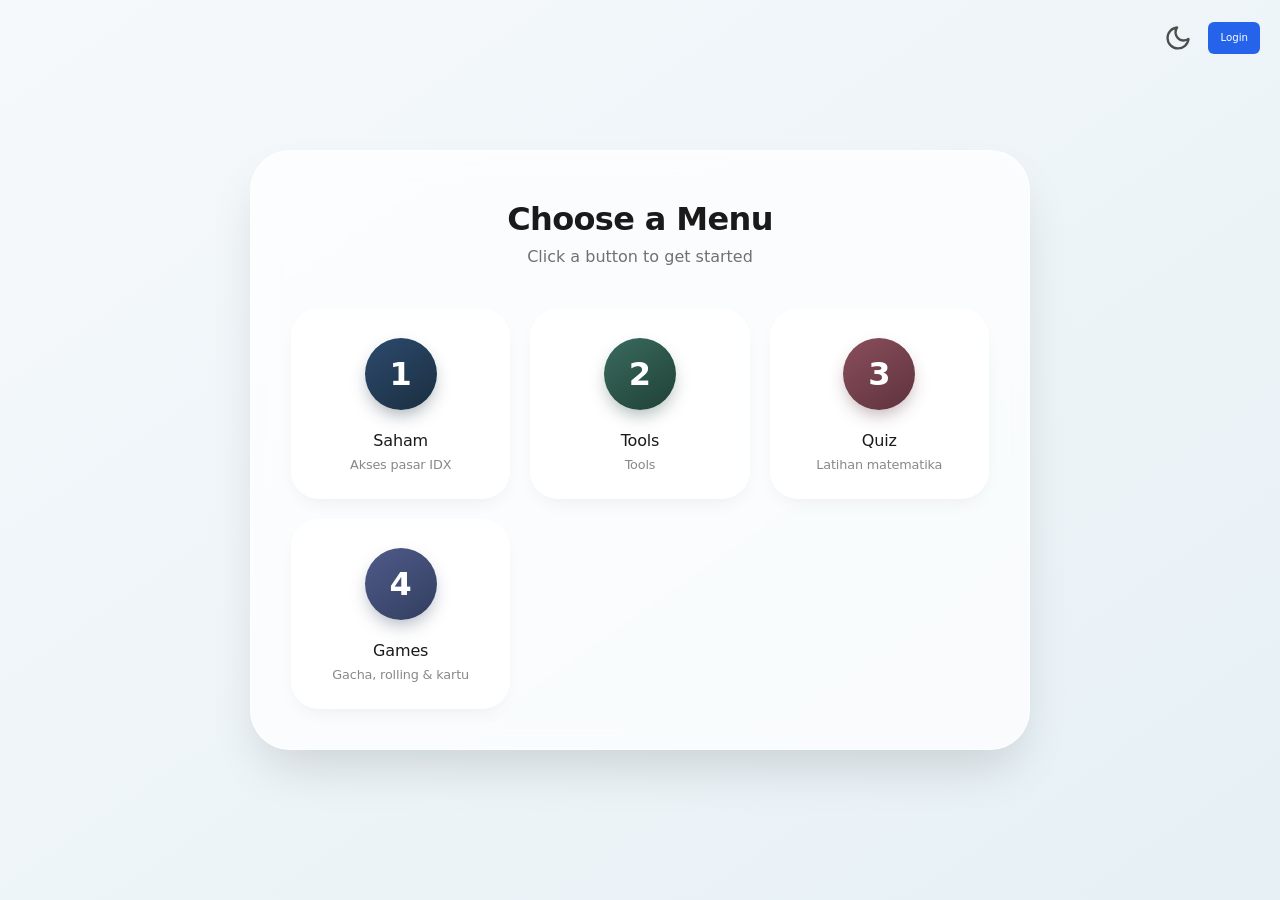
<file: index.html>
<!DOCTYPE html>
<html lang="id" data-theme="light">
<head>
  <meta charset="UTF-8">
  <meta name="viewport" content="width=device-width, initial-scale=1.0">
  <title>Personal Space</title>
  <meta name="description" content="Ruang Pribadi — Personal productivity & market intelligence dashboard">
  <script>
    (function () {
      var mode = localStorage.getItem('rp-theme') || 'system';
      var dark = mode === 'dark' || (mode === 'system' && window.matchMedia('(prefers-color-scheme: dark)').matches);
      document.documentElement.setAttribute('data-theme', dark ? 'dark' : 'light');
    })();
  </script>
  <link rel="stylesheet" href="css/00-reset.css">
  <link rel="stylesheet" href="css/01-tokens.css">
  <link rel="stylesheet" href="css/02-base.css">
  <link rel="stylesheet" href="css/03-layout.css">
  <link rel="stylesheet" href="css/04-components.css">
  <link rel="stylesheet" href="css/05-utilities.css">
  <link rel="stylesheet" href="css/06-dark.css">
  <link rel="stylesheet" href="css/07-pages.css">
  <link rel="manifest" href="manifest.json">
</head>
<body>
  <div id="app">
    <div style="display:flex;align-items:center;justify-content:center;height:100vh;color:var(--c-text-3);font-size:var(--text-sm);">
      Loading...
    </div>
  </div>
  <script type="module" src="js/core/app.js"></script>
</body>
</html>
</file>
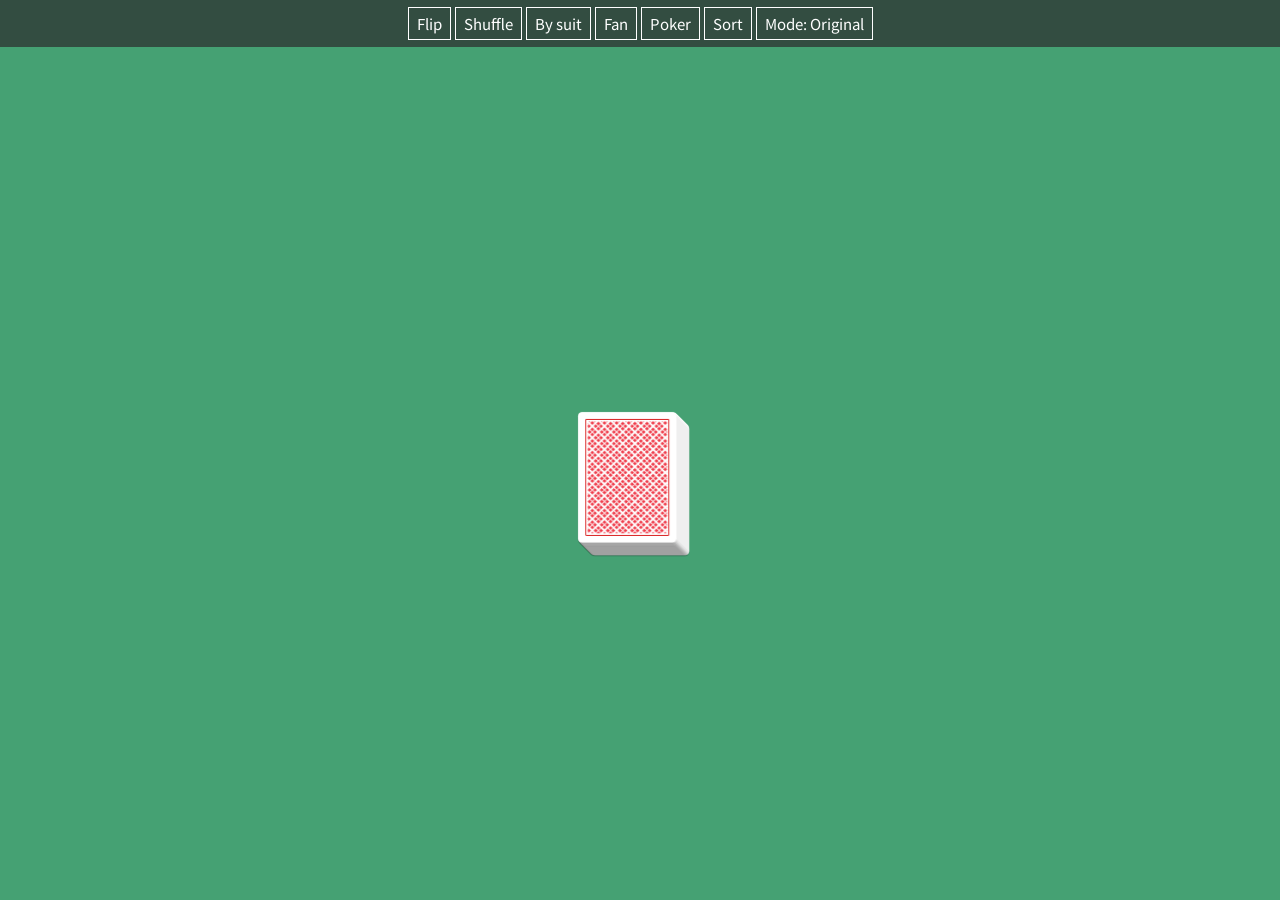
<file: js/pages/games/deck-of-cards-old/index.html>
<!DOCTYPE html>
<html>
  <head>
    <meta charset="utf-8">
    <meta name="viewport" content="width=device-width, initial-scale=1">
    <title>HTML5 Deck of Cards</title>
    <link href="example/example.css" rel="stylesheet">
    <link href="https://fonts.googleapis.com/css?family=Noto+Sans+JP:400,600|Ubuntu+Condensed" rel="stylesheet" type="text/css">
  </head>
  <body>
    <div id="container"></div>
    <div id="topbar"></div>
    <script src="dist/deck.js"></script>
    <script src="example/example.js"></script>
  </body>
</html>
</file>
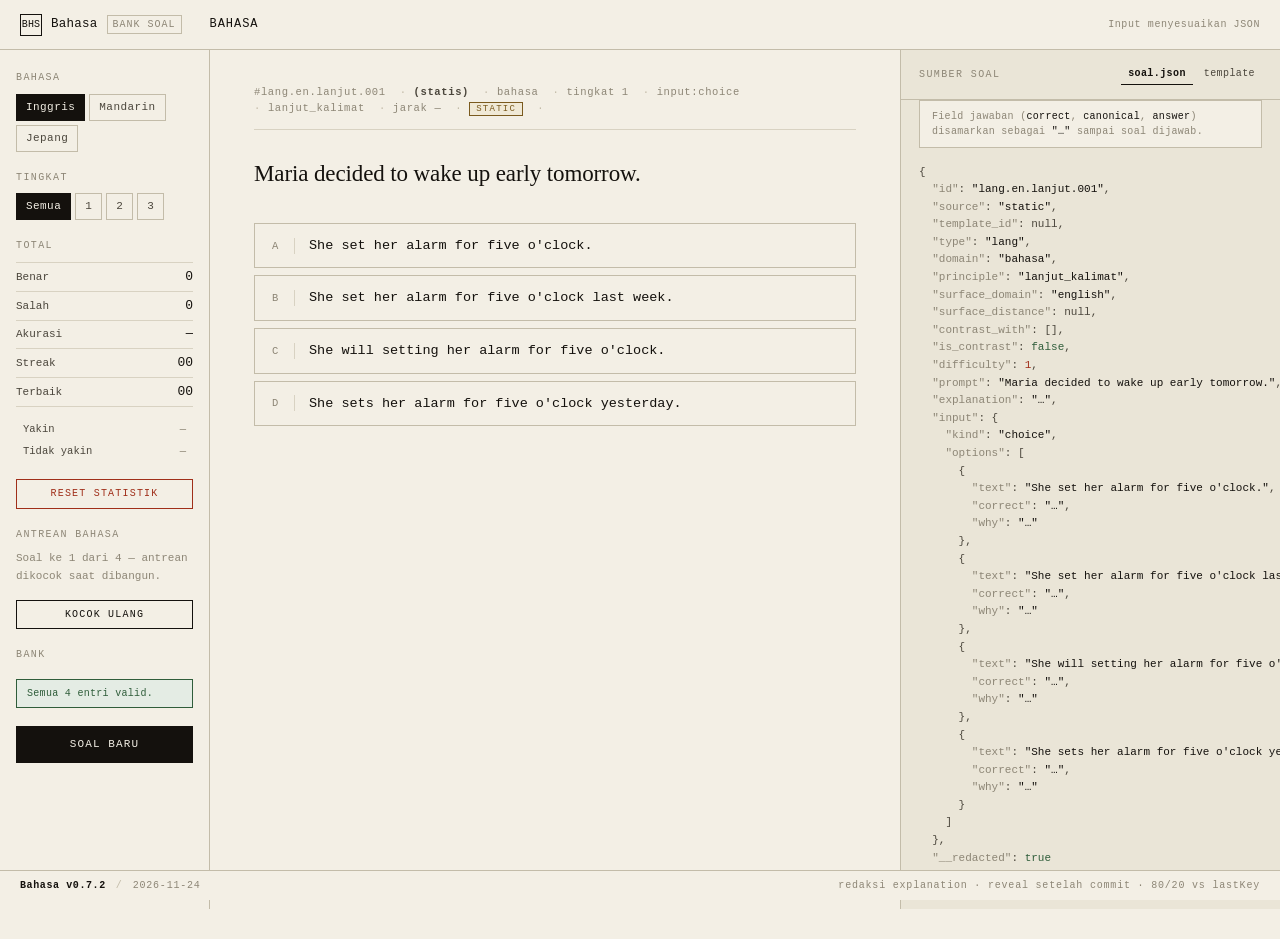
<file: js/pages/quiz/nalar-quest/bahasa.html>
<!doctype html>
<html lang="id">
<head>
<meta charset="utf-8">
<meta name="viewport" content="width=device-width,initial-scale=1">
<title>Bahasa — Bank Soal Monolingual</title><link rel="stylesheet" href="nq-core.css">
</head>
<body>

<header class="top">
  <div class="brand">
    <span class="mark">BHS</span>
    <span class="name">Bahasa</span>
    <span class="tag">bank soal</span>
  </div>
  <nav class="tabs" id="tabs"><span style="font-size:12px;letter-spacing:.08em">BAHASA</span></nav>
  <div class="hint">Input menyesuaikan JSON</div>
</header>

<main class="app">
  <aside class="rail">
    <section id="sec-lang">
      <h2 class="lbl">Bahasa</h2>
      <div class="seg" id="lang">
        <button data-l="english" class="on">Inggris</button>
        <button data-l="mandarin">Mandarin</button>
        <button data-l="japanese">Jepang</button>
      </div>
    </section>
    <section id="sec-diff">
      <h2 class="lbl">Tingkat</h2>
      <div class="seg" id="diff">
        <button data-d="0" class="on">Semua</button>
        <button data-d="1">1</button>
        <button data-d="2">2</button>
        <button data-d="3">3</button>
      </div>
    </section>
                <section>
      <h2 class="lbl">Total</h2>
      <dl class="ledger">
        <div><dt>Benar</dt><dd id="s-ok">0</dd></div>
        <div><dt>Salah</dt><dd id="s-no">0</dd></div>
        <div><dt>Akurasi</dt><dd class="acc" id="s-acc">—</dd></div>
        <div><dt>Streak</dt><dd id="s-st">0</dd></div>
        <div><dt>Terbaik</dt><dd id="s-best">0</dd></div>
      </dl>
      <div class="calib-list" id="calib-total"></div>
      <button class="btn-sm danger" id="reset-stats" style="margin-top:6px">Reset statistik</button>
    </section>
    <section id="sec-queue">
      <h2 class="lbl">Antrean Bahasa</h2>
      <div id="lang-queue" style="font-size:11px;line-height:1.6;color:var(--muted)"></div>
      <button class="btn-sm" id="lang-reshuffle" style="margin-top:6px">Kocok ulang</button>
    </section>
    <section id="sec-bank">
      <h2 class="lbl">Bank</h2>
      <div id="bank-status"></div>
    </section>
    <section id="sec-dataset">
      <h2 class="lbl">Dataset</h2>
      <div id="dataset-status" style="font-size:11px;line-height:1.6;color:var(--muted)">memuat&hellip;</div>
      <div style="display:flex;flex-direction:column;gap:6px;margin-top:8px">
        <button class="btn-sm" id="ds-add">Tambah manual</button>
        <button class="btn-sm" id="ds-load-file">Muat file JSON</button>
        <button class="btn-sm" id="ds-reload">Muat ulang dataset</button>
        <button class="btn-sm" id="ds-guide">Unduh panduan MD</button>
      </div>
      <input type="file" id="ds-file" accept=".json,application/json" style="display:none">
      <div class="ds-list" id="ds-custom-list"></div>
      <div id="ds-import-report" style="font-size:11px;line-height:1.6;margin-top:8px"></div>
      <div style="margin-top:10px;border-top:1px solid #ddd;padding-top:8px">
        <div style="font-size:11px;color:var(--muted)">Admin server (unggah &amp; review)</div>
        <div style="display:flex;gap:6px;margin-top:6px;flex-wrap:wrap">
          <button class="btn-sm" id="ds-upload-server">Unggah ke server (draft)</button>
        </div>
        <div id="ds-auth-status" style="font-size:11px;line-height:1.6;margin-top:4px"></div>
        <div id="ds-drafts-wrap" style="display:none;margin-top:8px">
          <div style="font-size:11px;color:var(--muted)">Draft menunggu review</div>
          <div id="ds-drafts-list" style="margin-top:4px"></div>
        </div>
      </div>
      <input type="file" id="ds-file-server" accept=".json,application/json" style="display:none">
    </section>
    <section>
      <button class="btn" id="next">Soal baru</button>
    </section>
  </aside>

  <section class="stage">
    <div class="mobile-bar">
      <button class="btn-sm" id="rail-toggle">Pengaturan &amp; Statistik</button>
    </div>
    <div class="meta">
      <span id="m-id">—</span>
      <span><b id="m-tpl">—</b></span>
      <span id="m-dom">—</span>
      <span id="m-dif">—</span>
      <span id="m-kind">—</span>
      <span id="m-principle">—</span>
      <span id="m-dist">—</span>
      <span><span class="src-tag template" id="m-src">template</span></span>
      <span id="m-session"></span>
    </div>
    <article>
      <p class="prompt serif" id="prompt">Memuat…</p>
      <div class="inputs" id="inputs"></div>
      <div class="conf-slot" id="conf-slot"></div>
      <div class="explain" id="explain" hidden></div>
      <button class="btn" id="next-inline" style="display:none;margin-top:20px;max-width:660px">Soal berikutnya</button>
    </article>
  </section>

  <aside class="src">
    <div class="src-head">
      <h2 class="lbl">Sumber soal</h2>
      <div class="seg small" id="srctabs">
        <button data-t="soal" class="on">soal.json</button>
        <button data-t="tpl">template</button>
      </div>
      <button class="btn-sm src-toggle" id="src-toggle">Tampilkan JSON</button>
    </div>
    <div class="redact-note" id="redact-note">
      Field jawaban (<span style="color:var(--ink)">correct</span>,
      <span style="color:var(--ink)">canonical</span>,
      <span style="color:var(--ink)">answer</span>) disamarkan sebagai
      <span style="color:var(--ink)">"…"</span> sampai soal dijawab.
    </div>
    <pre class="code" id="code"></pre>
  </aside>
</main>

<footer class="foot">
  <span class="foot-ver">Bahasa v0.7.2</span>
  <span class="foot-sep">/</span>
  <span>2026-11-24</span>
  <span class="foot-spacer"></span>
  <span class="foot-note">redaksi explanation · reveal setelah commit · 80/20 vs lastKey</span>
</footer>
<script>
/* Konfigurasi + data halaman Bahasa. WAJIB dimuat SEBELUM nq-core.js. */
const DATASET_URL = "lang-dataset.json";
const FALLBACK_TEMPLATES = [];
const FALLBACK_STATIC = [{"contrast_with":[],"difficulty":1,"domain":"bahasa","explanation":"Maria's decision is in the past, and the alarm is for tomorrow morning. The only continuation that keeps the tense and the time consistent is 'She set her alarm for five o'clock.'","id":"lang.en.lanjut.001","input":{"kind":"choice","options":[{"correct":true,"text":"She set her alarm for five o'clock.","why":"The story is told in the past ('decided'), so the continuation stays in the past tense."},{"correct":false,"text":"She sets her alarm for five o'clock yesterday.","why":"'Sets' is present tense, and 'yesterday' contradicts 'tomorrow'."},{"correct":false,"text":"She will setting her alarm for five o'clock.","why":"'Will setting' is not a correct verb form."},{"correct":false,"text":"She set her alarm for five o'clock last week.","why":"'Last week' contradicts 'tomorrow'."}],"shuffle":true},"principle":"lanjut_kalimat","prompt":"Maria decided to wake up early tomorrow.","source":"static","surface_distance":null,"surface_domain":"english","template_id":null,"type":"lang"},{"contrast_with":[],"difficulty":2,"domain":"bahasa","explanation":"A closed museum means the visitors cannot enter yet. The natural continuation states the consequence: they had to wait until it reopened next spring.","id":"lang.en.lanjut.002","input":{"kind":"choice","options":[{"correct":true,"text":"The visitors had to wait until next spring.","why":"A closed museum means the visitors cannot enter yet — the natural consequence is waiting."},{"correct":false,"text":"The visitors had waited until next spring yesterday.","why":"'Had waited' describes waiting already finished, and 'yesterday' clashes with 'until next spring'."},{"correct":false,"text":"The visitors will have waited until next spring.","why":"The future perfect does not fit a simple consequence here."},{"correct":false,"text":"The visitors waiting until next spring.","why":"This has no finite verb — it is a fragment, not a sentence."}],"shuffle":true},"principle":"lanjut_kalimat","prompt":"The museum was closed for renovation.","source":"static","surface_distance":null,"surface_domain":"english","template_id":null,"type":"lang"},{"contrast_with":[],"difficulty":1,"domain":"bahasa","explanation":"We put books on a shelf — 'on' marks the surface they rest on.","id":"lang.en.rumpang.001","input":{"kind":"choice","options":[{"correct":true,"text":"on","why":"Books rest on the surface of a shelf."},{"correct":false,"text":"in","why":"'In' needs a container, like a box."},{"correct":false,"text":"at","why":"'At' does not describe where something is placed."},{"correct":false,"text":"under","why":"'Under' would put the books beneath the shelf, not on it."}],"shuffle":true},"principle":"kata_rumpang","prompt":"Please put the books ___ the shelf.","source":"static","surface_distance":null,"surface_domain":"english","template_id":null,"type":"lang"},{"contrast_with":[],"difficulty":2,"domain":"bahasa","explanation":"The present perfect ('has lived') with a starting point in the past takes 'since'. 'For' takes a duration, 'from' needs an end, and 'at' does not fit years.","id":"lang.en.rumpang.002","input":{"kind":"choice","options":[{"correct":true,"text":"since","why":"With the present perfect and a starting year, English uses 'since'."},{"correct":false,"text":"for","why":"'For' is for a length of time, like 'for five years', not a year."},{"correct":false,"text":"from","why":"'From 2019' needs an end point, like 'from 2019 to 2023'."},{"correct":false,"text":"at","why":"'At' is for places and clock times, not years."}],"shuffle":true},"principle":"kata_rumpang","prompt":"She has lived in Jakarta ___ 2019.","source":"static","surface_distance":null,"surface_domain":"english","template_id":null,"type":"lang"}];
const DS_EXAMPLE_TEMPLATE = {"id": "manual-tpl-001", "type": "lang", "domain": "bahasa", "principle": "lanjut_kalimat", "surface_domain": "english", "surface_distance": 0, "difficulty": 1, "vars": {}, "prompt": "Contoh template (tidak masuk antrean Bahasa).", "input": {"kind": "choice", "shuffle": true, "options": [{"text": "A", "correct": true, "why": ""}, {"text": "B", "correct": false, "why": ""}]}, "explain": "Contoh."};
const DS_EXAMPLE_STATIC = {"contrast_with":[],"difficulty":1,"domain":"bahasa","explanation":"Maria's decision is in the past, and the alarm is for tomorrow morning. The only continuation that keeps the tense and the time consistent is 'She set her alarm for five o'clock.'","id":"lang.en.lanjut.001","input":{"kind":"choice","options":[{"correct":true,"text":"She set her alarm for five o'clock.","why":"The story is told in the past ('decided'), so the continuation stays in the past tense."},{"correct":false,"text":"She sets her alarm for five o'clock yesterday.","why":"'Sets' is present tense, and 'yesterday' contradicts 'tomorrow'."},{"correct":false,"text":"She will setting her alarm for five o'clock.","why":"'Will setting' is not a correct verb form."},{"correct":false,"text":"She set her alarm for five o'clock last week.","why":"'Last week' contradicts 'tomorrow'."}],"shuffle":true},"principle":"lanjut_kalimat","prompt":"Maria decided to wake up early tomorrow.","source":"static","surface_distance":null,"surface_domain":"english","template_id":null,"type":"lang"};
const PANDUAN_MD = ["PANDUAN PENULIS SOAL BAHASA (Bank Soal Monolingual) v0.1", "", "Bank soal Bahasa adalah bank soal monolingual: setiap soal ditulis FULL", "dalam SATU bahasa — Inggris penuh, Mandarin penuh, atau Jepang penuh.", "Ini BUKAN pasangan bahasa (bukan Mandarin–Indonesia atau", "Inggris–Indonesia). Model pasangan bahasa sudah ada di menu Language", "(#/bahasa, kamus + reader) dan tidak diulang di sini.", "", "JENIS SOAL — hanya dua:", "1. Melanjutkan kalimat — soal memberi satu kalimat (atau awal kalimat),", "   pemain memilih lanjutan yang tepat. Semua dalam bahasa itu.", "2. Mengisi kata rumpang (cloze) — soal memberi kalimat dengan satu bagian", "   kosong, pemain memilih kata/frasa yang tepat untuk mengisinya.", "Jawaban TIDAK harus menerjemahkan. Terjemahan tetap ada sebagai opsi —", "bukan keharusan: sebagian soal boleh memakai terjemahan sebagai salah", "satu opsi jawaban, bila menu memintanya.", "", "FORMAT TERJEMAHAN (bila menu memilih \"Terjemahan sebagai opsi: ya\")", "- Soal: satu kalimat dalam bahasa sumber (mis. Inggris).", "- Jawaban: pilihan ganda A/B/C/D dalam bahasa target (mis. Indonesia) —", "  satu terjemahan benar, sisanya pengecoh yang mirip tapi salah", "  (subjek ketukar, makna meleset, tenses salah).", "- Berlaku juga sebaliknya (soal Indonesia, pilihan Inggris) bila menu", "  memintanya.", "- Contoh: soal \"The cat is sleeping on the chair.\" — jawaban benar", "  \"Kucing itu sedang tidur di kursi.\"", "", "MENU AI (cabang Bahasa) — jangan langsung membuat soal, tampilkan menu", "ini dan tunggu jawaban:", "  1. Bahasa: inggris / mandarin / jepang", "  2. Jenis soal: lanjut_kalimat / kata_rumpang / campuran", "  3. Terjemahan sebagai opsi: ya / tidak", "  4. Bentuk jawaban: choice (pilihan ganda seperti yang sudah ada)", "  5. Kesulitan: 1 / 2 / 3", "  6. Jumlah soal: (angka)", "Untuk setiap baris, pengguna boleh memilih sendiri atau menulis \"acak\".", "Setelah pengguna menjawab menu, tulis konfigurasi yang dipakai di field", "description (satu baris), lalu keluarkan HANYA JSON sesuai ATURAN KELUARAN.", "", "ATURAN KELUARAN", "- Keluarkan HANYA satu objek JSON, tanpa teks di luar JSON:", "  {\"version\": \"0.7.2\", \"description\": \"...\", \"templates\": [...], \"static\": [...]}", "- Mode template mengisi array templates; mode statis mengisi array static.", "", "FIELD TEMPLATE BAHASA", "- id: pola lang.<bahasa>.<tipe>.001, mis. \"lang.en.lanjut.001\"", "  (bahasa: en / zh / ja; tipe: lanjut / rumpang)", "- type: \"lang\" (nilai baru — perlu ditambahkan ke bank saat menu dibangun)", "- principle: jenis soal yang dilatih, \"lanjut_kalimat\" atau \"kata_rumpang\"", "- domain: \"bahasa\"", "- surface_domain: bahasa soalnya, \"english\" | \"mandarin\" | \"japanese\"", "- surface_distance: 0", "- difficulty: 1, 2, atau 3", "- vars: nama variabel beserta jenis dan rentangnya (untuk template yang", "  memakai bagian yang diacak), mis.", "  {\"a\": {\"kind\": \"int\", \"min\": 2, \"max\": 9}}", "- constraints: syarat antar variabel bila ada", "- prompt: soal dengan placeholder {a}, {b}, ... bila memakai vars;", "  seluruh kalimat soal dalam bahasa yang dipilih", "- input: kind \"choice\", shuffle true, TEPAT 1 opsi benar, setiap opsi memakai why", "- explain: alur penalaran langkah demi langkah, dalam bahasa yang sama", "  dengan soalnya, bukan sekadar \"karena jawabannya X\"", "", "FIELD STATIS BAHASA", "- Sama seperti template, tanpa vars dan tanpa constraints; nilai sudah tetap di prompt.", "- surface_distance: null (tidak berlaku untuk statis)", "- Tambah source: \"static\" dan template_id: null", "- Field penjelasan bernama \"explanation\" (bukan \"explain\") untuk statis.", "", "ATURAN BAHASA", "- Seluruh soal, opsi, why, dan explanation ditulis dalam bahasa yang", "  dipilih — jangan mencampur bahasa Indonesia ke dalam soal (kecuali", "  bila opsi terjemahan diminta menu).", "- Untuk Mandarin: hanzi disajikan apa adanya; pinyin hanya bila diminta", "  menu. Untuk Jepang: kana/kanji disajikan apa adanya; romaji atau", "  furigana hanya bila diminta menu.", "- Kalimat harus natural — seperti yang dipakai penutur asli — bukan", "  kalimat terjemahan kata-per-kata.", "", "ANTI-SLOP BAHASA", "- Lanjutan kalimat yang benar harus satu-satunya yang natural dan", "  gramatikal; bila dua opsi sama-sama bisa benar, perbaiki soalnya.", "- Pengecoh harus menangkap kesalahan yang umum (pilihan kata yang", "  mirip tapi salah konteks, urutan kata yang salah, partikel yang", "  salah), bukan sekadar jawaban ngawur.", "- Kata rumpang harus punya tepat satu isian yang benar; bila ada", "  ambiguitas, perbaiki soalnya, jangan biarkan pembaca menebak.", "- Jangan menyalin struktur soal yang sudah ada di bank; ubah konteks", "  DAN isi kalimatnya.", "- Setiap entri harus lolos seluruh aturan validasi. Periksa sendiri", "  sebelum menjawab."];
function downloadPanduanMD(){
  const blob = new Blob([PANDUAN_MD.join("\n")], {type: "text/markdown"});
  const a = document.createElement("a");
  a.href = URL.createObjectURL(blob);
  a.download = "panduan-bahasa.md";
  a.click();
  setTimeout(() => URL.revokeObjectURL(a.href), 1000);
}
</script>
<script src="nq-core.js?v=20261106-panele"></script>
<script>

/* Logika khas halaman Bahasa: antrean kocok dari template yang
   di-instantiate (nilai acak tiap bangun antrean) + soal statis,
   disaring per bahasa (surface_domain) lewat pemilih di atas. */
const LANG_LABEL = { english: "Bahasa Inggris", mandarin: "Bahasa Mandarin", japanese: "Bahasa Jepang" };
Object.assign(state, { diff: 0, lang: "english", queue: [], queuePos: 0, bankKey: "" });

function langCandidates(){
  const tpls = TEMPLATES.filter(t =>
    state.validation.validIds.has(t.id) && t.type === "lang" &&
    t.surface_domain === state.lang &&
    (state.diff === 0 || t.difficulty === state.diff));
  const stcs = STATIC_BANK.filter(s =>
    state.validation.validIds.has(s.id) && s.type === "lang" &&
    s.surface_domain === state.lang &&
    (state.diff === 0 || s.difficulty === state.diff));
  return { tpls, stcs };
}
function buildQueue(){
  const c = langCandidates();
  const items = [];
  c.tpls.forEach(t => {
    const s = instantiate(t);
    if(s) items.push(s);
  });
  c.stcs.forEach(s => {
    const q = instantiateStatic(s);
    if(q) items.push(q);
  });
  state.queue = shuffle(items);
  state.queuePos = 0;
  drawQueueStatus();
}
function drawQueueStatus(){
  const el = document.getElementById("lang-queue");
  if(!el) return;
  if(!state.queue.length){
    el.textContent = "Belum ada soal " + LANG_LABEL[state.lang] + " untuk filter ini.";
    return;
  }
  /* queuePos = jumlah soal yang sudah ditarik = nomor soal yang tampil. */
  if(state.queuePos >= state.queue.length){
    el.textContent = "Antrean habis — tekan \u201cKocok ulang\u201d untuk mulai lagi.";
    return;
  }
  if(state.queuePos === 0){
    el.textContent = "Antrean siap: " + state.queue.length + " soal — dikocok saat dibangun.";
    return;
  }
  el.textContent = "Soal ke " + state.queuePos + " dari " + state.queue.length +
    " — antrean dikocok saat dibangun.";
}
function nextSoal(){
  if(state.awaitingConfidence) return;
  if(state.queuePos >= state.queue.length){
    const empty = !state.queue.length;
    els.prompt.textContent = empty
      ? "Belum ada soal " + LANG_LABEL[state.lang] + " untuk filter ini."
      : "Antrean Bahasa habis. Tekan \u201cKocok ulang\u201d untuk mulai lagi.";
    els.inputs.innerHTML = "";
    els.confSlot.innerHTML = "";
    els.explain.hidden = true;
    els.nextInline.style.display = "none";
    state.soal = null;
    els.mId.textContent = "—"; els.mTpl.textContent = "—";
    els.mDom.textContent = "—"; els.mDif.textContent = "—";
    els.mKind.textContent = "—"; els.mPrinciple.textContent = "—";
    els.mDist.textContent = "—"; els.mSession.textContent = "";
    drawQueueStatus();
    return;
  }
  const s = state.queue[state.queuePos++];
  state.lastKey = s.template_id || s.id;
  state.soal = s;
  state.soalStartedAt = Date.now();
  state.answered = false;
  state.awaitingConfidence = false;
  state.userAnswer = null;
  state.buffer = "";
  state.pending = null;
  draw();
  drawQueueStatus();
}
/* Dipanggil inti setiap bank berubah: bangun ulang antrean hanya bila
   isi bank Bahasa benar-benar berubah (klik "Muat ulang" dua kali
   tidak mengocok ulang antrean yang sedang dimainkan). */
function onDatasetChanged(){
  const key = TEMPLATES.filter(t => t.type === "lang").map(t => t.id).join(",")
    + "|" + STATIC_BANK.filter(s => s.type === "lang").map(s => s.id).join(",");
  if(key === state.bankKey) return;
  state.bankKey = key;
  buildQueue();
  nextSoal();
}
$("lang").addEventListener("click", e => {
  const b = e.target.closest("button"); if(!b) return;
  [...e.currentTarget.children].forEach(x => x.classList.toggle("on", x === b));
  state.lang = b.dataset.l;
  state.lastKey = null;
  buildQueue();
  nextSoal();
});
$("diff").addEventListener("click", e => {
  const b = e.target.closest("button"); if(!b) return;
  [...e.currentTarget.children].forEach(x => x.classList.toggle("on", x === b));
  state.diff = Number(b.dataset.d);
  state.lastKey = null;
  buildQueue();
  nextSoal();
});
document.getElementById("lang-reshuffle").addEventListener("click", () => {
  buildQueue();
  nextSoal();
});
$("reset-stats").addEventListener("click", () => {
  if(!confirm("Hapus semua statistik?")) return;
  state.stats = { ok:0, no:0, streak:0, best:0, byPrinciple: {} };
  drawStats();
  drawBankStatus();
  buildQueue();
  nextSoal();
});
/* Bahasa: bank API yang sukses tapi tidak berisi entri lang BUKAN
   keadaan valid — isinya hanya ada di file lokal sampai ada yang
   menerbitkan entri lang ke bank. Aturan inti ("API sukses walau kosong
   tetap dipakai") benar untuk NQ, jadi fallback ini hanya di halaman
   Bahasa; bila API sudah berisi entri lang, API tetap dipakai.
   Dibungkus di sini (bukan di inti) supaya berlaku di semua pemanggilan
   loadFromApiOrFile — boot halaman maupun tombol "Muat dari API". */
const _coreLoadFromApiOrFile = loadFromApiOrFile;
loadFromApiOrFile = async function(){
  await _coreLoadFromApiOrFile();
  if(!TEMPLATES.some(t => t.type === "lang") &&
     !STATIC_BANK.some(s => s.type === "lang")){
    await loadDataset();
    refreshAfterDatasetChange();
  }
};
initCoreEvents();
initDatasetUI();
loadFromApiOrFile().then(() => {
  runValidation();
  drawStats();
  drawBankStatus();
  drawDatasetPanel();
});
</script>

</body>
</html>
</file>
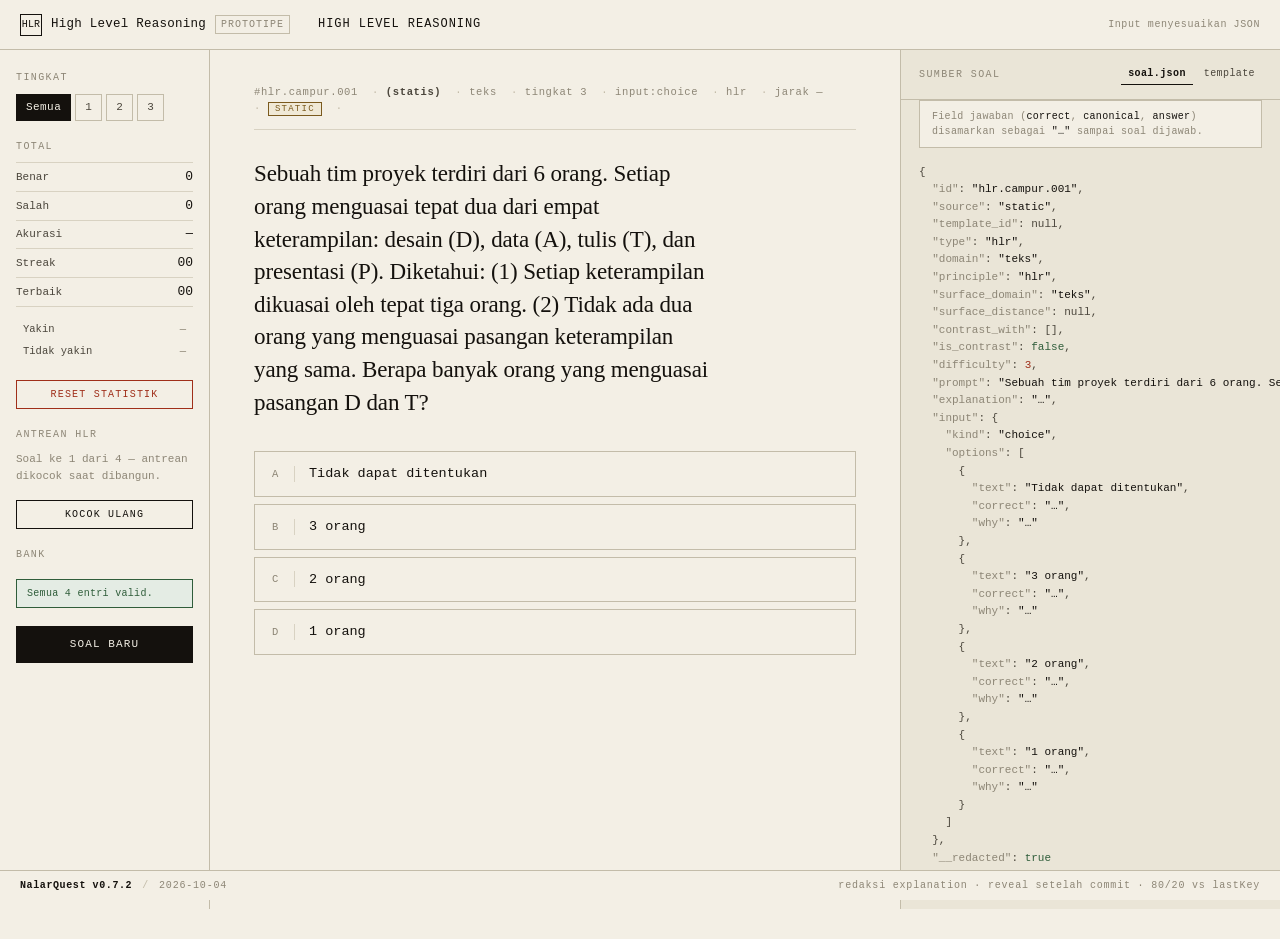
<file: js/pages/quiz/nalar-quest/hlr.html>
<!doctype html>
<html lang="id">
<head>
<meta charset="utf-8">
<meta name="viewport" content="width=device-width,initial-scale=1">
<title>HLR — High Level Reasoning</title><link rel="stylesheet" href="nq-core.css">
</head>
<body>

<header class="top">
  <div class="brand">
    <span class="mark">HLR</span>
    <span class="name">High Level Reasoning</span>
    <span class="tag">prototipe</span>
  </div>
  <nav class="tabs" id="tabs"><span style="font-size:12px;letter-spacing:.08em">HIGH LEVEL REASONING</span></nav>
  <div class="hint">Input menyesuaikan JSON</div>
</header>

<main class="app">
  <aside class="rail">
    <section id="sec-diff">
      <h2 class="lbl">Tingkat</h2>
      <div class="seg" id="diff">
        <button data-d="0" class="on">Semua</button>
        <button data-d="1">1</button>
        <button data-d="2">2</button>
        <button data-d="3">3</button>
      </div>
    </section>
                <section>
      <h2 class="lbl">Total</h2>
      <dl class="ledger">
        <div><dt>Benar</dt><dd id="s-ok">0</dd></div>
        <div><dt>Salah</dt><dd id="s-no">0</dd></div>
        <div><dt>Akurasi</dt><dd class="acc" id="s-acc">—</dd></div>
        <div><dt>Streak</dt><dd id="s-st">0</dd></div>
        <div><dt>Terbaik</dt><dd id="s-best">0</dd></div>
      </dl>
      <div class="calib-list" id="calib-total"></div>
      <button class="btn-sm danger" id="reset-stats" style="margin-top:6px">Reset statistik</button>
    </section>
    <section id="sec-queue">
      <h2 class="lbl">Antrean HLR</h2>
      <div id="hlr-queue" style="font-size:11px;line-height:1.6;color:var(--muted)"></div>
      <button class="btn-sm" id="hlr-reshuffle" style="margin-top:6px">Kocok ulang</button>
    </section>
    <section id="sec-bank">
      <h2 class="lbl">Bank</h2>
      <div id="bank-status"></div>
    </section>
    <section id="sec-dataset">
      <h2 class="lbl">Dataset</h2>
      <div id="dataset-status" style="font-size:11px;line-height:1.6;color:var(--muted)">memuat&hellip;</div>
      <div style="display:flex;flex-direction:column;gap:6px;margin-top:8px">
        <button class="btn-sm" id="ds-add">Tambah manual</button>
        <button class="btn-sm" id="ds-load-file">Muat file JSON</button>
        <button class="btn-sm" id="ds-reload">Muat ulang dataset</button>
        <button class="btn-sm" id="ds-guide">Unduh panduan MD</button>
      </div>
      <input type="file" id="ds-file" accept=".json,application/json" style="display:none">
      <div class="ds-list" id="ds-custom-list"></div>
      <div id="ds-import-report" style="font-size:11px;line-height:1.6;margin-top:8px"></div>
      <div style="margin-top:10px;border-top:1px solid #ddd;padding-top:8px">
        <div style="font-size:11px;color:var(--muted)">Admin server (unggah &amp; review)</div>
        <div style="display:flex;gap:6px;margin-top:6px;flex-wrap:wrap">
          <button class="btn-sm" id="ds-upload-server">Unggah ke server (draft)</button>
        </div>
        <div id="ds-auth-status" style="font-size:11px;line-height:1.6;margin-top:4px"></div>
        <div id="ds-drafts-wrap" style="display:none;margin-top:8px">
          <div style="font-size:11px;color:var(--muted)">Draft menunggu review</div>
          <div id="ds-drafts-list" style="margin-top:4px"></div>
        </div>
      </div>
      <input type="file" id="ds-file-server" accept=".json,application/json" style="display:none">
    </section>
    <section>
      <button class="btn" id="next">Soal baru</button>
    </section>
  </aside>

  <section class="stage">
    <div class="mobile-bar">
      <button class="btn-sm" id="rail-toggle">Pengaturan &amp; Statistik</button>
    </div>
    <div class="meta">
      <span id="m-id">—</span>
      <span><b id="m-tpl">—</b></span>
      <span id="m-dom">—</span>
      <span id="m-dif">—</span>
      <span id="m-kind">—</span>
      <span id="m-principle">—</span>
      <span id="m-dist">—</span>
      <span><span class="src-tag template" id="m-src">template</span></span>
      <span id="m-session"></span>
    </div>
    <article>
      <p class="prompt serif" id="prompt">Memuat…</p>
      <div class="inputs" id="inputs"></div>
      <div class="conf-slot" id="conf-slot"></div>
      <div class="explain" id="explain" hidden></div>
      <button class="btn" id="next-inline" style="display:none;margin-top:20px;max-width:660px">Soal berikutnya</button>
    </article>
  </section>

  <aside class="src">
    <div class="src-head">
      <h2 class="lbl">Sumber soal</h2>
      <div class="seg small" id="srctabs">
        <button data-t="soal" class="on">soal.json</button>
        <button data-t="tpl">template</button>
      </div>
      <button class="btn-sm src-toggle" id="src-toggle">Tampilkan JSON</button>
    </div>
    <div class="redact-note" id="redact-note">
      Field jawaban (<span style="color:var(--ink)">correct</span>,
      <span style="color:var(--ink)">canonical</span>,
      <span style="color:var(--ink)">answer</span>) disamarkan sebagai
      <span style="color:var(--ink)">"…"</span> sampai soal dijawab.
    </div>
    <pre class="code" id="code"></pre>
  </aside>
</main>

<footer class="foot">
  <span class="foot-ver">NalarQuest v0.7.2</span>
  <span class="foot-sep">/</span>
  <span>2026-10-04</span>
  <span class="foot-spacer"></span>
  <span class="foot-note">redaksi explanation · reveal setelah commit · 80/20 vs lastKey</span>
</footer>
<script>
/* Konfigurasi + data halaman HLR. WAJIB dimuat SEBELUM nq-core.js. */
const DATASET_URL = "hlr-dataset.json";
const FALLBACK_TEMPLATES = [];
const FALLBACK_STATIC = [{"id": "hlr.teks.001", "source": "static", "template_id": null, "type": "hlr", "domain": "teks", "principle": "hlr", "surface_domain": "teks", "surface_distance": null, "contrast_with": [], "difficulty": 1, "prompt": "Di sebuah kantor kecil ada empat staf: Ani, Budi, Citra, dan Dodi. Setiap orang memegang tepat satu tugas: arsip, kasir, kurir, atau resepsionis. Diketahui: (1) Ani tidak memegang arsip maupun kasir. (2) Budi memegang kasir bila Citra memegang arsip, dan sebaliknya Budi bukan kasir bila Citra bukan arsip. (3) Dodi bukan kurir. (4) Citra memegang arsip. Siapakah yang memegang kurir?", "input": {"kind": "choice", "shuffle": true, "options": [{"text": "Ani", "correct": true, "why": "Citra arsip membuat Budi kasir (aturan 2); Ani bukan arsip/kasir; Dodi bukan kurir; tersisa kurir untuk Ani."}, {"text": "Budi", "correct": false, "why": "Budi kasir karena Citra arsip, jadi bukan kurir."}, {"text": "Citra", "correct": false, "why": "Citra sudah memegang arsip."}, {"text": "Dodi", "correct": false, "why": "Dodi dinyatakan bukan kurir."}]}, "explanation": "Dari (4) Citra arsip; dari (2) Budi kasir; dari (1) Ani tersisa kurir/resepsionis; dari (3) Dodi bukan kurir, jadi kurir jatuh ke Ani dan Dodi resepsionis."}, {"id": "hlr.teks.002", "source": "static", "template_id": null, "type": "hlr", "domain": "teks", "principle": "hlr", "surface_domain": "teks", "surface_distance": null, "contrast_with": [], "difficulty": 2, "prompt": "Lima kotak berlabel A, B, C, D, E disusun berjajar. Setiap kotak berisi tepat satu warna: merah, biru, hijau, kuning, atau putih, tanpa pengulangan. Petunjuk: (1) Kotak merah tidak bersebelahan dengan kotak biru. (2) Kotak hijau berada di antara kotak kuning dan kotak putih (posisi hijau di antara posisi kuning dan posisi putih). (3) Kotak A bukan merah dan bukan di ujung. (4) Kotak E bersebelahan dengan kotak biru. (5) Kotak C adalah kuning. Manakah pernyataan yang PASTI benar?", "input": {"kind": "choice", "shuffle": true, "options": [{"text": "Kotak E bukan merah", "correct": true, "why": "E bersebelahan dengan kotak biru (petunjuk 4), sedangkan merah tidak boleh bersebelahan dengan biru (petunjuk 1) — jadi E tidak mungkin merah, di susunan valid mana pun."}, {"text": "Kotak B bukan merah", "correct": false, "why": "Terlihat meyakinkan, tetapi ada susunan valid di mana B memegang merah."}, {"text": "Kotak A adalah biru", "correct": false, "why": "A bukan merah dan bukan di ujung, tetapi warnanya tidak dapat dipastikan."}, {"text": "Kotak D adalah putih", "correct": false, "why": "Putih hanya diketahui berada di salah satu sisi hijau, bukan pasti di D."}]}, "explanation": "Gabungkan petunjuk 4 dan 1: E bersebelahan dengan biru, dan merah tidak boleh bersebelahan dengan biru, jadi E bukan merah — ini berlaku di semua 68 susunan yang memenuhi kelima petunjuk (diperiksa dengan enumerasi lengkap). Opsi lain gagal di sebagian susunan."}, {"id": "hlr.mat.001", "source": "static", "template_id": null, "type": "hlr", "domain": "angka", "principle": "hlr", "surface_domain": "matematis", "surface_distance": null, "contrast_with": [], "difficulty": 1, "prompt": "Seorang pedagang membeli 3 kardus apel. Setiap kardus berisi 24 apel. Ia menjual apel-apel itu dalam kantong berisi 8 apel dengan harga Rp16.000 per kantong. Sebanyak 4 apel rusak sehingga tidak dijual, dan di akhir hari tersisa 2 kantong yang tidak terjual. Berapakah total uang yang ia peroleh hari itu?", "input": {"kind": "choice", "shuffle": true, "options": [{"text": "Rp96.000", "correct": true, "why": "Total 72 apel, rusak 4, tersisa 68 apel = 8 kantong penuh (64 apel) + 4 apel sisa. Dari 8 kantong, 2 tidak terjual, jadi terjual 6 kantong x Rp16.000 = Rp96.000."}, {"text": "Rp128.000", "correct": false, "why": "Itu harga 8 kantong; 2 kantong tidak terjual."}, {"text": "Rp112.000", "correct": false, "why": "Itu harga 7 kantong; yang terjual hanya 6."}, {"text": "Rp144.000", "correct": false, "why": "Itu harga 9 kantong; kantong yang dibuat hanya 8."}]}, "explanation": "Total apel 3 x 24 = 72. Rusak 4, tersisa 68 apel. 68 apel hanya cukup untuk 8 kantong penuh (8 x 8 = 64 apel), sisa 4 apel tidak cukup sekantong. Dari 8 kantong, 2 tidak terjual, jadi terjual 6 kantong. 6 x Rp16.000 = Rp96.000."}, {"id": "hlr.campur.001", "source": "static", "template_id": null, "type": "hlr", "domain": "teks", "principle": "hlr", "surface_domain": "teks", "surface_distance": null, "contrast_with": [], "difficulty": 3, "prompt": "Sebuah tim proyek terdiri dari 6 orang. Setiap orang menguasai tepat dua dari empat keterampilan: desain (D), data (A), tulis (T), dan presentasi (P). Diketahui: (1) Setiap keterampilan dikuasai oleh tepat tiga orang. (2) Tidak ada dua orang yang menguasai pasangan keterampilan yang sama. Berapa banyak orang yang menguasai pasangan D dan T?", "input": {"kind": "choice", "shuffle": true, "options": [{"text": "1 orang", "correct": true, "why": "Ada 6 pasangan dari 4 keterampilan dan 6 orang; aturan 2 memaksa setiap pasangan dipakai tepat satu orang. Jadi pasangan DT dipakai tepat satu orang — dan aturan 1 terpenuhi otomatis karena tiap keterampilan muncul di 3 pasangan."}, {"text": "2 orang", "correct": false, "why": "Dua orang tidak boleh memakai pasangan yang sama (aturan 2)."}, {"text": "3 orang", "correct": false, "why": "Itu jumlah penguasa satu keterampilan, bukan jumlah pemegang pasangan DT."}, {"text": "Tidak dapat ditentukan", "correct": false, "why": "Aturan 1 dan 2 cukup mengunci struktur pasangan."}]}, "explanation": "Jumlah pasangan dari 4 keterampilan adalah C(4,2) = 6, sama dengan jumlah orang (6). Aturan 2 melarang dua orang memakai pasangan yang sama, jadi keenam pasangan masing-masing dipakai tepat satu orang — termasuk DT. Periksa aturan 1: tiap keterampilan muncul di 3 pasangan (mis. D di DT, DA, DP), jadi tiap keterampilan dikuasai tepat 3 orang. Konsisten. Jawaban: 1 orang."}];
const DS_EXAMPLE_TEMPLATE = {"id": "manual-tpl-001", "type": "deductive", "domain": "teks", "principle": "prinsip_baru", "surface_domain": "teks", "surface_distance": 0, "difficulty": 1, "vars": {}, "prompt": "Contoh template (tidak masuk antrean HLR).", "input": {"kind": "choice", "shuffle": true, "options": [{"text": "A", "correct": true, "why": ""}, {"text": "B", "correct": false, "why": ""}]}, "explain": "Contoh."};
const DS_EXAMPLE_STATIC = {"id": "hlr.teks.001", "source": "static", "template_id": null, "type": "hlr", "domain": "teks", "principle": "hlr", "surface_domain": "teks", "surface_distance": null, "contrast_with": [], "difficulty": 1, "prompt": "Di sebuah kantor kecil ada empat staf: Ani, Budi, Citra, dan Dodi. Setiap orang memegang tepat satu tugas: arsip, kasir, kurir, atau resepsionis. Diketahui: (1) Ani tidak memegang arsip maupun kasir. (2) Budi memegang kasir bila Citra memegang arsip, dan sebaliknya Budi bukan kasir bila Citra bukan arsip. (3) Dodi bukan kurir. (4) Citra memegang arsip. Siapakah yang memegang kurir?", "input": {"kind": "choice", "shuffle": true, "options": [{"text": "Ani", "correct": true, "why": "Citra arsip membuat Budi kasir (aturan 2); Ani bukan arsip/kasir; Dodi bukan kurir; tersisa kurir untuk Ani."}, {"text": "Budi", "correct": false, "why": "Budi kasir karena Citra arsip, jadi bukan kurir."}, {"text": "Citra", "correct": false, "why": "Citra sudah memegang arsip."}, {"text": "Dodi", "correct": false, "why": "Dodi dinyatakan bukan kurir."}]}, "explanation": "Dari (4) Citra arsip; dari (2) Budi kasir; dari (1) Ani tersisa kurir/resepsionis; dari (3) Dodi bukan kurir, jadi kurir jatuh ke Ani dan Dodi resepsionis."};
const PANDUAN_MD = ["PANDUAN PENULIS SOAL HLR (High Level Reasoning) v0.1", "", "HLR adalah soal penalaran tingkat tinggi yang LINTAS DISIPLIN: satu soal boleh menuntut beberapa macam penalaran sekaligus (deduktif, induktif, abduktif, kuantitatif). HLR bukan jenis logika keempat.", "HLR hanya memakai soal STATIS (soal jadi, tanpa template): bank soal besar yang terus bertambah, diacak urutannya setiap kali program dimulai, lalu dimainkan berurutan.", "", "MENU AI (cabang HLR) — jangan langsung membuat soal, tampilkan menu ini dan tunggu jawaban:", "  1. Mode: statis (terkunci — HLR tidak memakai template)", "  2. Jenis: lintas disiplin (bukan satu jenis logika)", "  3. Prinsip: penanda \"hlr\" (bukan satu prinsip)", "  4. Bentuk jawaban: choice (opsi seperti yang sudah ada)", "  5. Permukaan: teks / matematis / campuran (pilih per batch sesuai permintaan)", "  6. Kesulitan: 1 / 2 / 3", "  7. Jumlah soal: (angka)", "Untuk setiap baris, pengguna boleh memilih sendiri atau menulis \"acak\".", "Setelah pengguna menjawab menu, tulis konfigurasi yang dipakai di field description (satu baris), lalu keluarkan HANYA JSON sesuai ATURAN KELUARAN.", "", "ATURAN KELUARAN", "- Keluarkan HANYA satu objek JSON, tanpa teks di luar JSON:", "  {\"version\": \"0.7.2\", \"description\": \"...\", \"templates\": [], \"static\": [...]}", "- Array templates SELALU kosong untuk HLR.", "", "FIELD STATIS HLR", "- id: pola hlr.<ciri>, mis. \"hlr.teks.001\"", "- type: \"hlr\"", "- principle: \"hlr\"", "- domain: \"teks\" | \"angka\"", "- surface_domain: \"teks\" | \"matematis\"", "- surface_distance: null (tidak berlaku untuk HLR)", "- difficulty: 1, 2, atau 3", "- prompt: soal/pernyataan PANJANG dan MANDIRI — semua informasi yang dibutuhkan untuk menjawab harus ada di prompt; pemain tidak boleh diminta menebak informasi yang tidak diberikan", "- input: kind \"choice\", shuffle true, TEPAT 1 opsi benar, setiap opsi memakai why", "- explanation: alur penalaran langkah demi langkah, bukan sekadar \"karena jawabannya X\"", "- Tambah source: \"static\" dan template_id: null", "", "ANTI-SLOP HLR", "- Soal harus menuntut penalaran MULTI-LANGKAH, bukan satu pola yang langsung terlihat.", "- Pengecoh harus menangkap kesalahan penalaran yang umum, bukan sekadar jawaban ngawur.", "- Jangan menyalin struktur soal yang sudah ada di bank; ubah konteks DAN struktur penalarannya.", "- Periksa sendiri sebelum menjawab: hitung/nalar ulang sampai ke jawaban benar; bila opsi benar dan explanation tidak cocok, perbaiki soalnya, jangan memaksakan opsi.", "- Setiap entri harus lolos seluruh aturan validasi. Periksa sendiri sebelum menjawab."];
function downloadPanduanMD(){
  const blob = new Blob([PANDUAN_MD.join("\n")], {type: "text/markdown"});
  const a = document.createElement("a");
  a.href = URL.createObjectURL(blob);
  a.download = "panduan-hlr.md";
  a.click();
  setTimeout(() => URL.revokeObjectURL(a.href), 1000);
}
</script>
<script src="nq-core.js?v=20261106-panele"></script>
<script>

/* Logika khas halaman HLR: antrean kocok, tanpa sesi/tangga. */
Object.assign(state, { diff: 0, queue: [], queuePos: 0, bankKey: "" });

function hlrCandidates(){
  return STATIC_BANK.filter(s =>
    state.validation.validIds.has(s.id) && s.type === "hlr" &&
    (state.diff === 0 || s.difficulty === state.diff));
}
function buildQueue(){
  state.queue = shuffle(hlrCandidates().slice());
  state.queuePos = 0;
  drawQueueStatus();
}
function drawQueueStatus(){
  const el = document.getElementById("hlr-queue");
  if(!el) return;
  if(!state.queue.length){
    el.textContent = "Belum ada soal HLR untuk filter ini.";
    return;
  }
  /* queuePos = jumlah soal yang sudah ditarik = nomor soal yang tampil. */
  if(state.queuePos >= state.queue.length){
    el.textContent = "Antrean habis — tekan \u201cKocok ulang\u201d untuk mulai lagi.";
    return;
  }
  if(state.queuePos === 0){
    el.textContent = "Antrean siap: " + state.queue.length + " soal — dikocok saat dibangun.";
    return;
  }
  el.textContent = "Soal ke " + state.queuePos + " dari " + state.queue.length +
    " — antrean dikocok saat dibangun.";
}
function nextSoal(){
  if(state.awaitingConfidence) return;
  if(state.queuePos >= state.queue.length){
    const empty = !state.queue.length;
    els.prompt.textContent = empty
      ? "Belum ada soal HLR untuk filter ini."
      : "Antrean HLR habis. Tekan \u201cKocok ulang\u201d untuk mulai lagi.";
    els.inputs.innerHTML = "";
    els.confSlot.innerHTML = "";
    els.explain.hidden = true;
    els.nextInline.style.display = "none";
    state.soal = null;
    els.mId.textContent = "—"; els.mTpl.textContent = "—";
    els.mDom.textContent = "—"; els.mDif.textContent = "—";
    els.mKind.textContent = "—"; els.mPrinciple.textContent = "—";
    els.mDist.textContent = "—"; els.mSession.textContent = "";
    drawQueueStatus();
    return;
  }
  const s = instantiateStatic(state.queue[state.queuePos++]);
  if(!s){ nextSoal(); return; }
  state.lastKey = s.template_id || s.id;
  state.soal = s;
  state.soalStartedAt = Date.now();
  state.answered = false;
  state.awaitingConfidence = false;
  state.userAnswer = null;
  state.buffer = "";
  state.pending = null;
  draw();
  drawQueueStatus();
}
/* Dipanggil inti setiap bank berubah: bangun ulang antrean hanya bila
   isi bank HLR benar-benar berubah (klik "Muat ulang" dua kali tidak
   mengocok ulang antrean yang sedang dimainkan). */
function onDatasetChanged(){
  const key = STATIC_BANK.filter(s => s.type === "hlr").map(s => s.id).join(",");
  if(key === state.bankKey) return;
  state.bankKey = key;
  buildQueue();
  nextSoal();
}
$("diff").addEventListener("click", e => {
  const b = e.target.closest("button"); if(!b) return;
  [...e.currentTarget.children].forEach(x => x.classList.toggle("on", x === b));
  state.diff = Number(b.dataset.d);
  state.lastKey = null;
  buildQueue();
  nextSoal();
});
document.getElementById("hlr-reshuffle").addEventListener("click", () => {
  buildQueue();
  nextSoal();
});
$("reset-stats").addEventListener("click", () => {
  if(!confirm("Hapus semua statistik?")) return;
  state.stats = { ok:0, no:0, streak:0, best:0, byPrinciple: {} };
  drawStats();
  drawBankStatus();
  buildQueue();
  nextSoal();
});
/* HLR: bank API yang sukses tapi tidak berisi entri hlr BUKAN keadaan
   valid — isinya hanya ada di file lokal sampai ada yang menerbitkan
   entri hlr ke bank. Aturan inti ("API sukses walau kosong tetap
   dipakai") benar untuk NQ, jadi fallback ini hanya di halaman HLR;
   bila API sudah berisi entri hlr, API tetap dipakai. Dibungkus di sini
   (bukan di inti) supaya berlaku di semua pemanggilan loadFromApiOrFile
   — boot halaman maupun tombol "Muat dari API". */
const _coreLoadFromApiOrFile = loadFromApiOrFile;
loadFromApiOrFile = async function(){
  await _coreLoadFromApiOrFile();
  if(!STATIC_BANK.some(s => s.type === "hlr")){
    await loadDataset();
    refreshAfterDatasetChange();
  }
};
initCoreEvents();
initDatasetUI();
loadFromApiOrFile().then(() => {
  runValidation();
  drawStats();
  drawBankStatus();
  drawDatasetPanel();
});
</script>

</body>
</html>
</file>
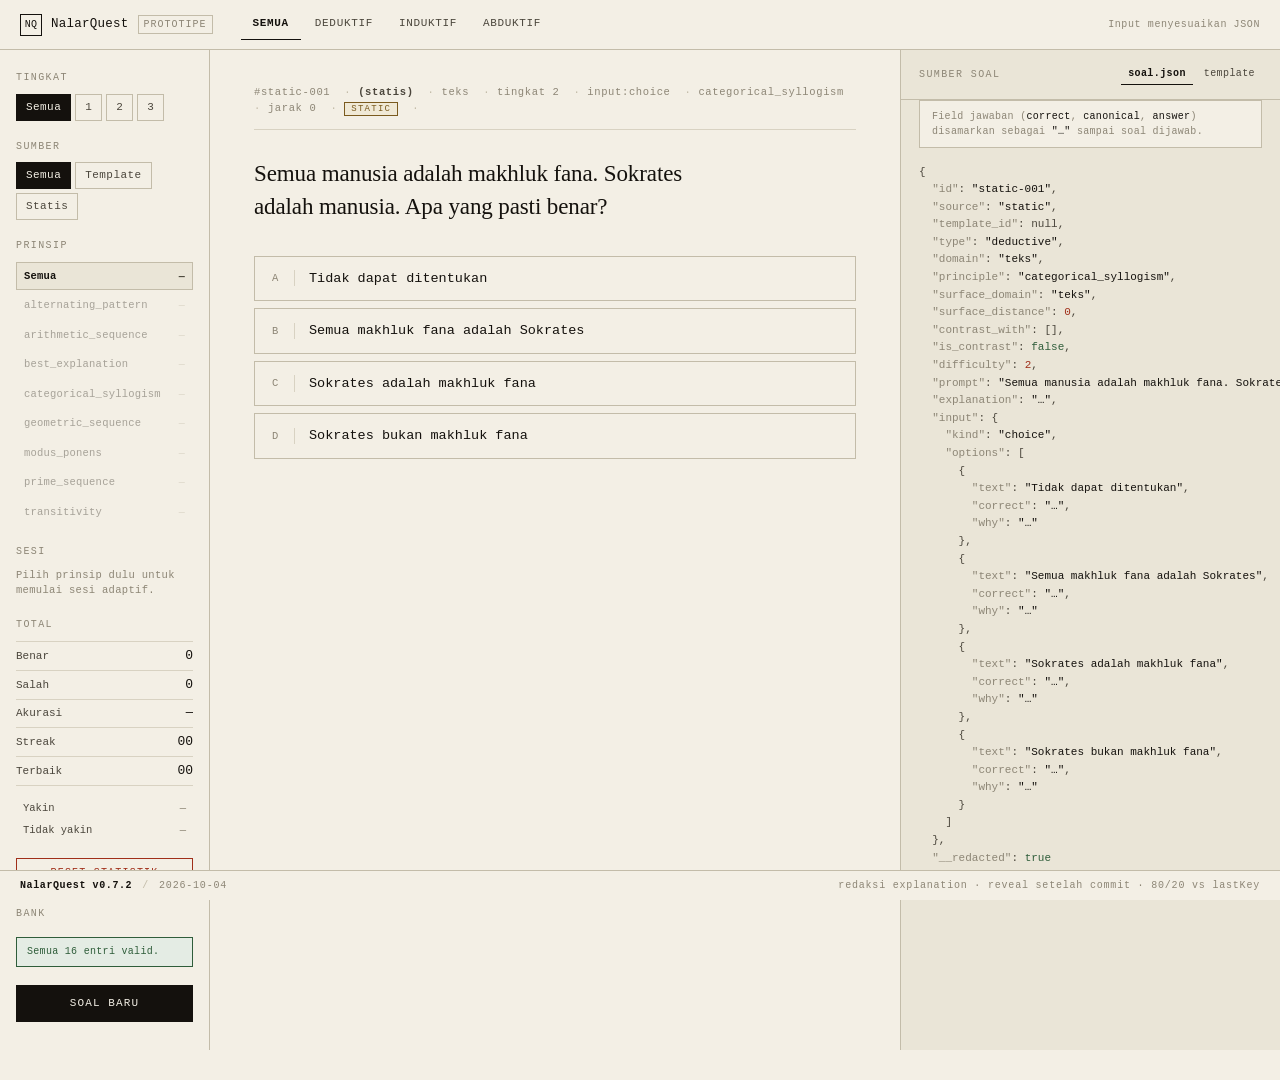
<file: js/pages/quiz/nalar-quest/nalarquest.html>
<!doctype html>
<html lang="id">
<head>
<meta charset="utf-8">
<meta name="viewport" content="width=device-width,initial-scale=1">
<title>NalarQuest v0.7.2 — Prototipe</title><link rel="stylesheet" href="nq-core.css">
</head>
<body>

<header class="top">
  <div class="brand">
    <span class="mark">NQ</span>
    <span class="name">NalarQuest</span>
    <span class="tag">prototipe</span>
  </div>
  <nav class="tabs" id="tabs">
    <button data-mode="all" class="on">Semua</button>
    <button data-mode="deductive">Deduktif</button>
    <button data-mode="inductive">Induktif</button>
    <button data-mode="abductive">Abduktif</button>
  </nav>
  <div class="hint">Input menyesuaikan JSON</div>
</header>

<main class="app">
  <aside class="rail">
    <section id="sec-diff">
      <h2 class="lbl">Tingkat</h2>
      <div class="seg" id="diff">
        <button data-d="0" class="on">Semua</button>
        <button data-d="1">1</button>
        <button data-d="2">2</button>
        <button data-d="3">3</button>
      </div>
    </section>
    <section id="sec-src">
      <h2 class="lbl">Sumber</h2>
      <div class="seg" id="src-filter">
        <button data-s="all" class="on">Semua</button>
        <button data-s="template">Template</button>
        <button data-s="static">Statis</button>
      </div>
    </section>
    <section id="sec-principle">
      <h2 class="lbl">Prinsip</h2>
      <div class="p-list" id="principle-list"></div>
    </section>
    <section id="sec-session">
      <h2 class="lbl">Sesi</h2>
      <div class="session-panel" id="session-panel"></div>
    </section>
    <section>
      <h2 class="lbl">Total</h2>
      <dl class="ledger">
        <div><dt>Benar</dt><dd id="s-ok">0</dd></div>
        <div><dt>Salah</dt><dd id="s-no">0</dd></div>
        <div><dt>Akurasi</dt><dd class="acc" id="s-acc">—</dd></div>
        <div><dt>Streak</dt><dd id="s-st">0</dd></div>
        <div><dt>Terbaik</dt><dd id="s-best">0</dd></div>
      </dl>
      <div class="calib-list" id="calib-total"></div>
      <button class="btn-sm danger" id="reset-stats" style="margin-top:6px">Reset statistik</button>
    </section>
    <section id="sec-bank">
      <h2 class="lbl">Bank</h2>
      <div id="bank-status"></div>
    </section>
    <section id="sec-dataset">
      <h2 class="lbl">Dataset</h2>
      <div id="dataset-status" style="font-size:11px;line-height:1.6;color:var(--muted)">memuat&hellip;</div>
      <div style="display:flex;flex-direction:column;gap:6px;margin-top:8px">
        <button class="btn-sm" id="ds-add">Tambah manual</button>
        <button class="btn-sm" id="ds-load-file">Muat file JSON</button>
        <button class="btn-sm" id="ds-reload">Muat ulang dataset</button>
        <button class="btn-sm" id="ds-guide">Unduh panduan MD</button>
      </div>
      <input type="file" id="ds-file" accept=".json,application/json" style="display:none">
      <div class="ds-list" id="ds-custom-list"></div>
      <div id="ds-import-report" style="font-size:11px;line-height:1.6;margin-top:8px"></div>
      <div style="margin-top:10px;border-top:1px solid #ddd;padding-top:8px">
        <div style="font-size:11px;color:var(--muted)">Admin server (unggah &amp; review)</div>
        <div style="display:flex;gap:6px;margin-top:6px;flex-wrap:wrap">
          <button class="btn-sm" id="ds-upload-server">Unggah ke server (draft)</button>
        </div>
        <div id="ds-auth-status" style="font-size:11px;line-height:1.6;margin-top:4px"></div>
        <div id="ds-drafts-wrap" style="display:none;margin-top:8px">
          <div style="font-size:11px;color:var(--muted)">Draft menunggu review</div>
          <div id="ds-drafts-list" style="margin-top:4px"></div>
        </div>
      </div>
      <input type="file" id="ds-file-server" accept=".json,application/json" style="display:none">
    </section>
    <section>
      <button class="btn" id="next">Soal baru</button>
    </section>
  </aside>

  <section class="stage">
    <div class="mobile-bar">
      <button class="btn-sm" id="rail-toggle">Pengaturan &amp; Statistik</button>
    </div>
    <div class="meta">
      <span id="m-id">—</span>
      <span><b id="m-tpl">—</b></span>
      <span id="m-dom">—</span>
      <span id="m-dif">—</span>
      <span id="m-kind">—</span>
      <span id="m-principle">—</span>
      <span id="m-dist">—</span>
      <span><span class="src-tag template" id="m-src">template</span></span>
      <span id="m-session"></span>
    </div>
    <article>
      <p class="prompt serif" id="prompt">Memuat…</p>
      <div class="inputs" id="inputs"></div>
      <div class="conf-slot" id="conf-slot"></div>
      <div class="explain" id="explain" hidden></div>
      <button class="btn" id="next-inline" style="display:none;margin-top:20px;max-width:660px">Soal berikutnya</button>
    </article>
  </section>

  <aside class="src">
    <div class="src-head">
      <h2 class="lbl">Sumber soal</h2>
      <div class="seg small" id="srctabs">
        <button data-t="soal" class="on">soal.json</button>
        <button data-t="tpl">template</button>
      </div>
      <button class="btn-sm src-toggle" id="src-toggle">Tampilkan JSON</button>
    </div>
    <div class="redact-note" id="redact-note">
      Field jawaban (<span style="color:var(--ink)">correct</span>,
      <span style="color:var(--ink)">canonical</span>,
      <span style="color:var(--ink)">answer</span>) disamarkan sebagai
      <span style="color:var(--ink)">"…"</span> sampai soal dijawab.
    </div>
    <pre class="code" id="code"></pre>
  </aside>
</main>

<footer class="foot">
  <span class="foot-ver">NalarQuest v0.7.2</span>
  <span class="foot-sep">/</span>
  <span>2026-10-04</span>
  <span class="foot-spacer"></span>
  <span class="foot-note">redaksi explanation · reveal setelah commit · 80/20 vs lastKey</span>
</footer>
<script>
/* Konfigurasi + data halaman NalarQuest. WAJIB dimuat SEBELUM nq-core.js:
   inti merujuk FALLBACK_*, DATASET_URL, DS_EXAMPLE_* dan PANDUAN_MD. */

/* ============================================================
   1. Template
   Catatan perbaikan v0.7.1:
   - ded.syl.fill: parts ditambah elemen penutup ""
   - ind.symbol: n = "{s2}" (sebelumnya salah "{s1}")
   - ded.trans.choice: contrast_with dikosongkan (kontras satu arah)
   ============================================================ */
const FALLBACK_TEMPLATES = [
  {
    id: "ded.trans.choice",
    type: "deductive", domain: "angka",
    principle: "transitivity", surface_domain: "angka", surface_distance: 0,
    contrast_with: [],                       /* v0.7.1: kontras satu arah */
    difficulty: 1,
    vars: {
      a: { kind:"int", min:30, max:99 },
      b: { kind:"int", min:20, max:95 },
      c: { kind:"int", min:10, max:90 }
    },
    constraints: ["a > b", "b > c"],
    prompt: "Diketahui {a} > {b} dan {b} > {c}. Manakah kesimpulan yang pasti benar?",
    input: {
      kind: "choice", shuffle: true,
      options: [
        { text: "{a} > {c}", correct: true,
          why: "Transitivitas: {a} > {b} dan {b} > {c} memaksa {a} > {c}." },
        { text: "{c} > {a}", correct: false,
          why: "Urutan terbalik. Tidak ada premis yang mendukung." },
        { text: "{a} = {c}", correct: false,
          why: "Kesamaan tidak pernah dinyatakan di premis." },
        { text: "Tidak dapat ditentukan", correct: false,
          why: "Justru dapat ditentukan secara pasti lewat transitivitas." }
      ]
    },
    explain: "Relasi > bersifat transitif. Dari {a} > {b} dan {b} > {c}, maka {a} > {c}."
  },
  {
    id: "ded.trans.symbol",
    type: "deductive", domain: "simbol",
    principle: "transitivity", surface_domain: "simbol", surface_distance: 1,
    contrast_with: [],
    difficulty: 1,
    vars: {
      _: { kind:"pick", from: [
        { a:"triangle", b:"square", c:"circle" },
        { a:"diamond", b:"star", c:"triangle" },
        { a:"circle", b:"triangle", c:"square" },
        { a:"square", b:"diamond", c:"star" },
        { a:"star", b:"circle", c:"diamond" }
      ]}
    },
    prompt: "Diketahui {a} > {b} dan {b} > {c}. Manakah kesimpulan yang pasti benar?",
    input: {
      kind: "choice", shuffle: true,
      options: [
        { text: "{a} > {c}", correct: true,
          why: "Transitivitas berlaku untuk simbol apa pun. {a} > {b}, {b} > {c}, maka {a} > {c}." },
        { text: "{c} > {a}", correct: false,
          why: "Urutan terbalik. Tidak ada premis yang mendukung." },
        { text: "{a} = {c}", correct: false,
          why: "Kesamaan tidak pernah dinyatakan." },
        { text: "Tidak dapat ditentukan", correct: false,
          why: "Justru dapat ditentukan: {a} > {c}." }
      ]
    },
    explain: "Prinsipnya sama seperti di angka. Relasi > tetap transitif."
  },
  {
    id: "ded.trans.story",
    type: "deductive", domain: "teks",
    principle: "transitivity", surface_domain: "cerita", surface_distance: 2,
    contrast_with: [],
    difficulty: 2,
    vars: {
      _: { kind:"pick", from: [
        { a:"Budi", b:"Ani",   c:"Cici",  rel:"lebih tinggi dari" },
        { a:"Doni", b:"Eka",   c:"Fajar", rel:"lebih tua dari" },
        { a:"Gita", b:"Hana",  c:"Indra", rel:"lebih cepat berlari dari" },
        { a:"Joko", b:"Kiki",  c:"Lala",  rel:"lebih berat dari" },
        { a:"Mira", b:"Nanda", c:"Oscar", rel:"lebih tinggi dari" }
      ]}
    },
    prompt: "{a} {rel} {b}. {b} {rel} {c}. Manakah kesimpulan yang pasti benar?",
    input: {
      kind: "choice", shuffle: true,
      options: [
        { text: "{a} {rel} {c}", correct: true,
          why: "Relasi '{rel}' bersifat transitif." },
        { text: "{c} {rel} {a}", correct: false, why: "Urutan terbalik." },
        { text: "{a} sama dengan {c}", correct: false, why: "Kesamaan tidak pernah dinyatakan." },
        { text: "Tidak dapat ditentukan", correct: false,
          why: "Justru dapat ditentukan: {a} {rel} {c}." }
      ]
    },
    explain: "Relasi '{rel}' bersifat transitif. {a} {rel} {b}, {b} {rel} {c}, maka {a} {rel} {c}."
  },
  {
    id: "ded.trans.time",
    type: "deductive", domain: "teks",
    principle: "transitivity", surface_domain: "waktu", surface_distance: 2,
    contrast_with: [],
    difficulty: 2,
    vars: {
      _: { kind:"pick", from: [
        { a:"Rapat A", b:"Rapat B", c:"Rapat C",   rel:"dijadwalkan sebelum" },
        { a:"Kereta P", b:"Kereta Q", c:"Kereta R", rel:"berangkat sebelum" },
        { a:"Sesi 1", b:"Sesi 2", c:"Sesi 3",       rel:"dimulai sebelum" },
        { a:"Tahap I", b:"Tahap II", c:"Tahap III", rel:"dilaksanakan sebelum" }
      ]}
    },
    prompt: "{a} {rel} {b}. {b} {rel} {c}. Manakah kesimpulan yang pasti benar?",
    input: {
      kind: "choice", shuffle: true,
      options: [
        { text: "{a} {rel} {c}", correct: true,
          why: "Relasi '{rel}' transitif." },
        { text: "{c} {rel} {a}", correct: false, why: "Urutan terbalik." },
        { text: "{a} dan {c} berlangsung bersamaan", correct: false,
          why: "Tidak ada premis yang mendukung kesamaan waktu." },
        { text: "Tidak dapat ditentukan", correct: false,
          why: "Dapat ditentukan: {a} {rel} {c}." }
      ]
    },
    explain: "Relasi '{rel}' bersifat transitif. Urutan waktu tidak bisa dibalik."
  },
  {
    id: "ded.nontrans.num",
    type: "deductive", domain: "angka",
    principle: "transitivity", surface_domain: "angka", surface_distance: 0,
    contrast_with: ["ded.trans.choice"],     /* v0.7.1: hanya ini yang menunjuk */
    is_contrast: true,
    difficulty: 2,
    vars: {
      a: { kind:"int", min:30, max:99 },
      b: { kind:"int", min:20, max:95 },
      c: { kind:"int", min:30, max:99 }
    },
    constraints: ["a > b", "c > b", "a != c"],
    prompt: "Diketahui {a} > {b} dan {c} > {b}. Manakah kesimpulan yang pasti benar?",
    input: {
      kind: "choice", shuffle: true,
      options: [
        { text: "Tidak dapat ditentukan", correct: true,
          why: "Kedua premis hanya membandingkan {a} dan {c} terhadap {b}. Hubungan antara {a} dan {c} tidak dinyatakan." },
        { text: "{a} > {c}", correct: false,
          why: "Menggoda karena terlihat seperti transitivitas. Tapi {b} berada di posisi akhir kedua premis — tidak membentuk rantai." },
        { text: "{c} > {a}", correct: false,
          why: "Sama. {b} di posisi akhir tidak memberi informasi apa pun." },
        { text: "{a} = {c}", correct: false, why: "Kesamaan tidak pernah dinyatakan." }
      ]
    },
    explain: "Bentuk {a} > {b} dan {c} > {b} BUKAN transitivitas. Transitivitas butuh {b} di posisi tengah."
  },
  {
    id: "ded.syl.count",
    type: "deductive", domain: "teks",
    principle: "categorical_syllogism", surface_domain: "teks", surface_distance: 1,
    contrast_with: [],
    difficulty: 2,
    vars: {
      _: { kind:"pick", from: [
        { X:"elang",  Y:"burung",  Z:"hewan",    n:24 },
        { X:"mawar",  Y:"bunga",   Z:"tumbuhan", n:18 },
        { X:"paus",   Y:"mamalia", Z:"hewan",    n:12 },
        { X:"pinus",  Y:"pohon",   Z:"tumbuhan", n:30 },
        { X:"salmon", Y:"ikan",    Z:"hewan",    n:36 }
      ]}
    },
    prompt: "Semua {X} adalah {Y}. Semua {Y} adalah {Z}. Jika ada {n} {X}, berapa banyak {X} yang juga {Z}?",
    input: { kind: "keypad", maxLength: 4, canonical: "{n}" },
    explain: "Karena {X} ⊆ {Y} dan {Y} ⊆ {Z}, seluruh {X} pasti termasuk {Z}. Jawabannya = {n}."
  },
  {
    id: "ded.syl.fill",
    type: "deductive", domain: "teks",
    principle: "categorical_syllogism", surface_domain: "teks", surface_distance: 1,
    contrast_with: [],
    difficulty: 2,
    vars: {
      _: { kind:"pick", from: [
        { X:"kucing",  Y:"mamalia", Z:"hewan" },
        { X:"mawar",   Y:"bunga",   Z:"tumbuhan" },
        { X:"merpati", Y:"burung",  Z:"hewan" },
        { X:"pinus",   Y:"pohon",   Z:"tumbuhan" }
      ]}
    },
    prompt: "Semua {X} adalah {Y}. Semua {Y} adalah {Z}. Lengkapi kesimpulan berikut.",
    input: {
      kind: "fill",
      /* v0.7.1: parts = 3 elemen, slots = 2 → parts.length = slots.length + 1 */
      parts: ["Semua ", " adalah ", ""],
      slots: [
        { answer: "{X}", width: 12 },
        { answer: "{Z}", width: 12 }
      ],
      keys: ["kucing","mamalia","hewan","mawar","bunga","tumbuhan",
             "merpati","burung","pinus","pohon"],
      layout: [5,5]
    },
    explain: "Karena {X} ⊆ {Y} dan {Y} ⊆ {Z}, maka semua {X} juga {Z}."
  },
  {
    id: "ded.modpon",
    type: "deductive", domain: "teks",
    principle: "modus_ponens", surface_domain: "teks", surface_distance: 1,
    contrast_with: [],
    difficulty: 2,
    vars: {
      _: { kind:"pick", from: [
        { P:"hujan turun",    Q:"jalan basah",      nQ:"jalan tidak basah" },
        { P:"saklar ditekan", Q:"lampu menyala",    nQ:"lampu tidak menyala" },
        { P:"berkas dihapus", Q:"penyimpanan lega", nQ:"penyimpanan tidak lega" }
      ]}
    },
    prompt: "Jika {P}, maka {Q}. Diketahui bahwa {P}. Apa yang pasti benar?",
    input: {
      kind: "choice", shuffle: true,
      options: [
        { text: "{Q}", correct: true, why: "Modus ponens: P → Q dan P, maka Q." },
        { text: "{nQ}", correct: false,
          why: "Bertentangan langsung dengan implikasi dan premis." },
        { text: "Jika {Q}, maka {P}", correct: false,
          why: "Membalik arah implikasi — kekeliruan klasik." },
        { text: "Tidak ada yang bisa disimpulkan", correct: false,
          why: "Justru ada yang bisa disimpulkan: {Q}." }
      ]
    },
    explain: "Modus ponens. Pilihan \u201cjika {Q} maka {P}\u201d keliru karena membalik implikasi."
  },
  {
    id: "ind.arit",
    type: "inductive", domain: "angka",
    principle: "arithmetic_sequence", surface_domain: "angka", surface_distance: 0,
    contrast_with: [],
    difficulty: 1,
    vars: {
      a:  { kind:"int", min:1, max:12 },
      d:  { kind:"int", min:3, max:9 },
      s1: { kind:"expr", expr:"a" },
      s2: { kind:"expr", expr:"a+d" },
      s3: { kind:"expr", expr:"a+2*d" },
      s4: { kind:"expr", expr:"a+3*d" },
      n5: { kind:"expr", expr:"a+4*d" }
    },
    prompt: "Perhatikan deret: {s1}, {s2}, {s3}, {s4}, … Bilangan berikutnya adalah?",
    input: { kind: "keypad", maxLength: 4, canonical: "{n5}" },
    explain: "Selisih antar suku tetap {d}. Suku berikutnya = {s4} + {d} = {n5}."
  },
  {
    id: "ind.geo",
    type: "inductive", domain: "angka",
    principle: "geometric_sequence", surface_domain: "angka", surface_distance: 0,
    contrast_with: [],
    difficulty: 2,
    vars: {
      a:  { kind:"int", min:2, max:4 },
      r:  { kind:"int", min:2, max:3 },
      s1: { kind:"expr", expr:"a" },
      s2: { kind:"expr", expr:"a*r" },
      s3: { kind:"expr", expr:"a*r*r" },
      s4: { kind:"expr", expr:"a*r*r*r" },
      n5: { kind:"expr", expr:"a*r*r*r*r" }
    },
    prompt: "Perhatikan deret: {s1}, {s2}, {s3}, {s4}, … Bilangan berikutnya adalah?",
    input: { kind: "keypad", maxLength: 5, canonical: "{n5}" },
    explain: "Setiap suku dikalikan {r}. Suku berikutnya = {s4} × {r} = {n5}."
  },
  {
    id: "ind.symbol",
    type: "inductive", domain: "simbol",
    principle: "alternating_pattern", surface_domain: "simbol", surface_distance: 0,
    contrast_with: [],
    difficulty: 1,
    vars: {
      _: { kind:"pick", from: [
        /* v0.7.1: n = "{s2}" — sebelumnya "{s1}" (salah) */
        { s1:"triangle", s2:"square", n:"square" },
        { s1:"circle", s2:"triangle", n:"triangle" },
        { s1:"diamond", s2:"circle", n:"circle" },
        { s1:"star", s2:"triangle", n:"triangle" }
      ]}
    },
    prompt: "Perhatikan pola: {s1}, {s2}, {s1}, {s2}, {s1}, … Simbol berikutnya adalah?",
    input: {
      kind: "palette", maxLength: 1, canonical: "{n}",
      keys: ["triangle","square","circle","diamond","star","backspace","enter"],
      layout: [5,2]
    },
    explain: "Pola bergantian {s1} dan {s2}. Setelah {s1}, simbol berikutnya adalah {s2}."
  },
  {
    id: "abd.sebab",
    type: "abductive", domain: "teks",
    principle: "best_explanation", surface_domain: "teks", surface_distance: 1,
    contrast_with: [],
    difficulty: 2,
    vars: {
      _: { kind:"pick", from: [
        {
          obs: "Halaman rumah basah padahal langit cerah dan tidak ada hujan semalam.",
          ok: "Sprinkler taman menyala pagi ini",
          d1: "Hujan deras turun semalam",
          d2: "Angin membawa uap dari sungai",
          d3: "Halaman memang selalu basah",
          why: "Sprinkler yang menyala langsung menjelaskan halaman basah; hujan sudah disangkal konteks."
        },
        {
          obs: "Lampu satu ruangan mati, tetapi lampu di ruangan lain tetap menyala.",
          ok: "Sekring ruangan itu putus",
          d1: "PLN memadamkan listrik seluruh rumah",
          d2: "Lampu ruangan itu memang redup",
          d3: "Tidak ada penjelasan yang mungkin",
          why: "Gangguan bersifat lokal, cocok dengan sekring ruangan."
        },
        {
          obs: "Pintu rumah terbuka, tidak ada barang hilang, dan kucing peliharaan tidak ada.",
          ok: "Kucing mendorong pintu lalu keluar",
          d1: "Maling masuk tanpa mengambil apa pun",
          d2: "Pintu memang tidak pernah dikunci",
          d3: "Angin kencang membuka pintu",
          why: "Satu peristiwa menjelaskan dua gejala sekaligus — lebih sederhana."
        }
      ]}
    },
    prompt: "{obs} Penjelasan terbaik adalah?",
    input: {
      kind: "choice", shuffle: true,
      options: [
        { text: "{ok}", correct: true, why: "{why}" },
        { text: "{d1}", correct: false, why: "Tidak menjelaskan seluruh petunjuk dalam konteks." },
        { text: "{d2}", correct: false, why: "Terlalu umum, tidak mengikat ke gejala utama." },
        { text: "{d3}", correct: false, why: "Bertentangan dengan fakta yang ada." }
      ]
    },
    explain: "{why}"
  }
];

/* ============================================================
   2. Bank statis
   Catatan v0.7.1: field 'explanation' (bukan 'explain')
   ============================================================ */
const FALLBACK_STATIC = [
  {
    id: "static-001", source: "static", template_id: null,
    type: "deductive", domain: "teks",
    principle: "categorical_syllogism", surface_domain: "teks", surface_distance: 0,
    contrast_with: [],
    difficulty: 2,
    prompt: "Semua manusia adalah makhluk fana. Sokrates adalah manusia. Apa yang pasti benar?",
    input: {
      kind: "choice", shuffle: true,
      options: [
        { text: "Sokrates adalah makhluk fana", correct: true,
          why: "Silogisme kategoris: Sokrates ∈ manusia, manusia ⊆ makhluk fana." },
        { text: "Sokrates bukan makhluk fana", correct: false,
          why: "Bertentangan langsung dengan kedua premis." },
        { text: "Semua makhluk fana adalah Sokrates", correct: false,
          why: "Membalik relasi himpunan — tidak sah." },
        { text: "Tidak dapat ditentukan", correct: false,
          why: "Justru dapat ditentukan secara pasti." }
      ]
    },
    explanation: "Karena Sokrates termasuk manusia, dan semua manusia termasuk makhluk fana, Sokrates pasti makhluk fana."
  },
  {
    id: "static-002", source: "static", template_id: null,
    type: "inductive", domain: "angka",
    principle: "prime_sequence", surface_domain: "angka", surface_distance: 1,
    contrast_with: [],
    difficulty: 3,
    prompt: "Perhatikan deret: 2, 3, 5, 7, 11, … Bilangan berikutnya adalah?",
    /* v0.7.1: tambah keys+layout eksplisit supaya static-002 tidak crash */
    input: {
      kind: "keypad",
      maxLength: 3,
      canonical: "13",
      keys: ["1","2","3","4","5","6","7","8","9","⌫","0","⏎"],
      layout: [3,3,3]
    },
    explanation: "Deret ini adalah bilangan prima berurutan. Setelah 11, bilangan prima berikutnya adalah 13."
  },
  {
    id: "static-003", source: "static", template_id: null,
    type: "deductive", domain: "teks",
    principle: "transitivity", surface_domain: "cerita", surface_distance: 2,
    contrast_with: [],
    difficulty: 3,
    prompt: "Jika A lebih tua dari B, dan B lebih tua dari C, dan C lebih tua dari D, maka siapa yang paling tua?",
    input: {
      kind: "fill",
      parts: ["Yang paling tua adalah "],
      slots: [ { answer: "A", width: 8 } ],
      keys: ["A", "B", "C", "D"],
      layout: [4]
    },
    explanation: "Relasi 'lebih tua dari' transitif. Rantai A > B > C > D menempatkan A di posisi tertinggi."
  },
  {
    id: "static-004", source: "static", template_id: null,
    type: "abductive", domain: "teks",
    principle: "best_explanation", surface_domain: "teks", surface_distance: 1,
    contrast_with: [],
    difficulty: 2,
    prompt: "Jejak kaki basah menuju pintu dapur, dan handuk di dekat pintu dalam keadaan lembap. Penjelasan terbaik adalah?",
    input: {
      kind: "choice", shuffle: true,
      options: [
        { text: "Seseorang baru masuk dari luar saat hujan lalu mengelap kakinya", correct: true,
          why: "Dua petunjuk — jejak basah dan handuk lembap — dijelaskan oleh satu peristiwa." },
        { text: "Handuk memang sudah lama lembap", correct: false,
          why: "Tidak menjelaskan jejak kaki basah yang mengarah ke pintu." },
        { text: "Ada kebocoran air di dekat pintu", correct: false,
          why: "Tidak menjelaskan mengapa handuk juga lembap." },
        { text: "Tidak ada penjelasan yang masuk akal", correct: false,
          why: "Justru ada: satu peristiwa menjelaskan kedua gejala." }
      ]
    },
    explanation: "Dua gejala yang saling terkait paling ekonomis dijelaskan oleh satu peristiwa tunggal."
  }
];


const DATASET_URL = "nalarquest-dataset.json";

/* ---------- Contoh entri untuk form manual ---------- */
const DS_EXAMPLE_TEMPLATE = {
  id: "manual-tpl-001",
  type: "deductive",
  domain: "teks",
  principle: "prinsip_baru",
  surface_domain: "teks",
  surface_distance: 0,
  difficulty: 1,
  prompt: "Jika semua A adalah B, dan X adalah A, manakah simpulan yang pasti benar?",
  input: {
    kind: "choice",
    shuffle: true,
    options: [
      { text: "X adalah B", correct: true, why: "Mengikuti kedua premis." },
      { text: "X bukan B", correct: false, why: "Bertentangan dengan premis." }
    ]
  },
  explain: "Penjelasan mengapa jawaban tersebut benar."
};
const DS_EXAMPLE_STATIC = {
  id: "manual-static-001",
  source: "static",
  template_id: null,
  type: "deductive",
  domain: "teks",
  principle: "prinsip_baru",
  surface_domain: "teks",
  surface_distance: 0,
  difficulty: 1,
  prompt: "Contoh soal statis: tuliskan pertanyaan di sini.",
  input: {
    kind: "choice",
    shuffle: true,
    options: [
      { text: "Jawaban benar", correct: true, why: "Alasan jawaban benar." },
      { text: "Pengecoh", correct: false, why: "Alasan opsi ini salah." }
    ]
  },
  explanation: "Penjelasan soal statis."
};

/* ---------- Panduan penulis (unduh MD) ----------
   Langkah 1 sistem prompt: tombol + dokumen kerangka. Isi bertanda
   [AKAN DIISI] dilengkapi bertahap, satu bagian per langkah. */
const PANDUAN_MD = [
  '# Panduan Penulis Soal NalarQuest',
  'Dokumen ini adalah panduan + sistem prompt untuk menulis bank soal NalarQuest.',
  'File ini diunduh dari panel Dataset. Bagian bertanda [AKAN DIISI] dilengkapi bertahap.',
  '',
  '## Filosofi: mengapa aplikasi ini dibuat',
  'NalarQuest dibuat untuk menjawab satu masalah: kebanyakan latihan menghasilkan hafalan, bukan pemahaman.',
  '- Latihan yang mengulang satu format hanya membentuk refleks mencocokkan pola. Begitu permukaan berubah (angka ke simbol ke cerita), refleks itu patah, karena yang dipelajari bukan prinsipnya.',
  '- Keyakinan inti: jika prinsip dilatih dalam banyak permukaan, yang terbentuk adalah abstraksi. Jika hanya satu permukaan, yang terbentuk adalah hafalan.',
  '- Karena itu: satu prinsip, banyak permukaan. Variasi permukaan lebih penting dari volume: 100 soal dengan 5 permukaan lebih berharga dari 1000 soal dengan 1 permukaan.',
  '- Penilaian tidak cukup benar/salah: sistem membedakan paham vs hafal pola vs menebak lewat keyakinan (yakin/tidak yakin), waktu jawab, dan akurasi per prinsip per permukaan.',
  '- Soal kontras (mirip permukaan, beda prinsip) adalah alat diagnostik untuk mendeteksi hafalan.',
  '- Konten adalah data: soal tidak ditulis di kode. Template menghasilkan variasi, statis untuk kualitas terkontrol, sehingga bank bisa tumbuh tanpa mengubah logika permainan.',
  '- Kejujuran tentang batas: aplikasi ini menciptakan kondisi belajar, bukan membuktikan pemahaman. Ia bukan pengganti guru dan bukan jaminan pemahaman.',
  '- Tujuan akhir: pemain bisa menyelesaikan soal yang belum pernah dilihat, karena prinsipnya sudah tertanam, bukan karena polanya sudah dihafal.',
  '',
  '## 1. Bentuk file JSON',
  'Satu file = satu objek:',
  '- version: string, mis. "0.7.2"',
  '- description: string',
  '- templates: array cetakan soal generatif',
  '- static: array soal jadi',
  '',
  '## 2. Field template (soal generatif)',
  '- id: string unik, mis. "ded.trans.choice"',
  '- type: "deductive" | "inductive" | "abductive"',
  '- domain: "angka" | "simbol" | "teks"',
  '- principle: prinsip yang dilatih (lihat daftar di bagian 4)',
  '- surface_domain: permukaan soal, mis. "angka", "simbol", "cerita"',
  '- surface_distance: 0 = permukaan asal, 1 = satu langkah lebih jauh, 2 = lebih jauh lagi',
  '- contrast_with: array id soal kontras (boleh kosong)',
  '- difficulty: 1, 2, atau 3',
  '- vars: spesifikasi variabel (int / pick / expr); expr adalah ekspresi JavaScript yang valid: perkalian wajib dengan * eksplisit (a+2*d, bukan a+2d), hanya boleh merujuk variabel yang didefinisikan sebelumnya',
  '- constraints: array ekspresi yang harus benar, mis. ["a > b", "b > c"]',
  '- prompt: teks soal, variabel ditulis {nama}',
  '- input: bentuk jawaban (lihat bagian 5)',
  '- explain: penjelasan yang tampil setelah menjawab',
  '',
  '## 3. Field statis (soal jadi)',
  'Sama seperti template, kecuali:',
  '- tanpa vars dan constraints',
  '- tambah source: "static" dan template_id (boleh null)',
  '- penjelasan memakai field "explanation" (bukan "explain")',
  '',
  '## 4. Opsi jenis logika dan prinsip',
  'Jenis logika (type):',
  '- deductive: dari premis ke kesimpulan yang niscaya',
  '- inductive: dari contoh ke pola atau generalisasi',
  '- abductive: dari gejala ke penjelasan terbaik',
  '',
  'Prinsip yang sudah ada di bank:',
  '- transitivity, categorical_syllogism, modus_ponens',
  '- arithmetic_sequence, geometric_sequence, alternating_pattern, prime_sequence',
  '- best_explanation',
  'Prinsip baru boleh ditambah, ditulis snake_case.',
  '',
  '## 5. Bentuk jawaban (input)',
  '- choice: pilihan ganda; options minimal 2, tepat 1 correct, teks opsi tidak boleh duplikat; shuffle true/false',
  '- keypad: jawaban angka; wajib canonical',
  '- palette: jawaban simbol; wajib canonical dan keys; keys + canonical berisi KODE simbol (bukan glif); prompt statis tidak disubstitusi, jadi teks yang dilihat pemain ditulis langsung dengan glif (mis. ○, □), bukan kata kode',
  '- tabel kode simbol: triangle = △, square = □, circle = ○, diamond = ◇, star = ☆, backspace = ⌫, enter = ⏎',
  '- glif hanya tampil di layar lewat registri SYMBOLS di halaman; ganti glif tanpa mengubah data. Keypad angka tidak memakai kode (tombol ⌫/⏎ literal).',
  '- fill: isian rumpang; wajib slots (tiap slot punya answer) dan parts',
  '',
  '## 6. Template atau statis, kapan pakai yang mana',
  '- Template: soal yang bisa digenerasi dari variabel + constraint. Satu cetakan menghasilkan ratusan variasi. Pakai ini untuk volume.',
  '- Statis: soal yang butuh kontrol penuh atas kalimat dan pengecoh. Pakai ini untuk kualitas terkontrol.',
  '- Cara memilih (aturan praktis): bila kamu bisa menulis RUMUSNYA (vars + constraints) → template. Bila kamu harus menulis soalnya kata per kata agar jebakannya tepat → statis.',
  '- Template bila: soalnya punya pola berulang yang bisa diparameterisasi (angka, simbol, urutan); butuh banyak variasi dari satu prinsip; jawabannya bisa diturunkan/dihitung dari variabel.',
  '- Statis bila: soalnya bergantung pada kalimat/pernyataan spesifik yang tidak bisa digenerasi (teks panjang, jebakan kata, konteks unik); pengecohnya butuh perumusan tangan; jawabannya bergantung pada penalaran atas teks yang diberikan (bukan perhitungan).',
  '- Syarat template: SETIAP variasi harus lolos testRender (20 render; pick-only: semua variasi) — satu variasi gagal, seluruh file ditolak (mode A). Bila variasinya tidak bisa dijamin benar semua, pakai statis.',
  '- Satu file boleh berisi keduanya (templates + static); mode A memvalidasi semua sebelum ada yang ditambahkan.',
  '- Contoh: deret bilangan / urutan simbol → template; paradoks / teka-teki kata → statis.',
  '',
  '## 7. Aturan validasi',
  '- Field wajib ada: id, type, principle, surface_domain, surface_distance, difficulty, prompt, input, plus explain/explanation.',
  '- id tidak boleh duplikat di dalam bank.',
  '- choice: minimal 2 opsi, tepat 1 benar, teks tidak duplikat.',
  '- keypad/palette: canonical wajib; palette wajib keys.',
  '- fill: slots wajib punya answer; parts minimal sepanjang slots.',
  '- Entri yang gagal validasi tidak pernah masuk pool soal.',
  '- Impor file bersifat menolak-semua (mode A): bila satu entri gagal, tidak ada entri yang ditambahkan; laporan menampilkan id entri + field + aturan yang dilanggar.',
  '- Template di-render uji sebelum diterima: variasi pick diuji semua, int/expr diuji 20 render acak; render yang mengandung NaN/undefined ditolak.',
  '- Unggah ke server: entri masuk sebagai draft (server memvalidasi ulang dengan mode yang sama); entri baru masuk pool soal setelah diterbitkan dari panel review, bukan saat diunggah.',
  '',
  '## 8. Contoh penulisan JSON',
  'Sampel di bawah disalin utuh (verbatim) dari bank soal v0.7.2.',
  'Mencakup seluruh kombinasi bentuk jawaban x jenis logika,',
  'seluruh soal statis, plus soal kontras (contrast_with) dan',
  'template permukaan jauh (cerita dan waktu, jarak 2).',
  '',
  '### Contoh 1: ded.trans.choice (template, choice, deductive, jarak 0)',
  '```json',
  '{',
  '  "id": "ded.trans.choice",',
  '  "type": "deductive",',
  '  "domain": "angka",',
  '  "principle": "transitivity",',
  '  "surface_domain": "angka",',
  '  "surface_distance": 0,',
  '  "contrast_with": [],',
  '  "difficulty": 1,',
  '  "vars": {',
  '    "a": {',
  '      "kind": "int",',
  '      "min": 30,',
  '      "max": 99',
  '    },',
  '    "b": {',
  '      "kind": "int",',
  '      "min": 20,',
  '      "max": 95',
  '    },',
  '    "c": {',
  '      "kind": "int",',
  '      "min": 10,',
  '      "max": 90',
  '    }',
  '  },',
  '  "constraints": [',
  '    "a > b",',
  '    "b > c"',
  '  ],',
  '  "prompt": "Diketahui {a} > {b} dan {b} > {c}. Manakah kesimpulan yang pasti benar?",',
  '  "input": {',
  '    "kind": "choice",',
  '    "shuffle": true,',
  '    "options": [',
  '      {',
  '        "text": "{a} > {c}",',
  '        "correct": true,',
  '        "why": "Transitivitas: {a} > {b} dan {b} > {c} memaksa {a} > {c}."',
  '      },',
  '      {',
  '        "text": "{c} > {a}",',
  '        "correct": false,',
  '        "why": "Urutan terbalik. Tidak ada premis yang mendukung."',
  '      },',
  '      {',
  '        "text": "{a} = {c}",',
  '        "correct": false,',
  '        "why": "Kesamaan tidak pernah dinyatakan di premis."',
  '      },',
  '      {',
  '        "text": "Tidak dapat ditentukan",',
  '        "correct": false,',
  '        "why": "Justru dapat ditentukan secara pasti lewat transitivitas."',
  '      }',
  '    ]',
  '  },',
  '  "explain": "Relasi > bersifat transitif. Dari {a} > {b} dan {b} > {c}, maka {a} > {c}."',
  '}',
  '```',
  '',
  '### Contoh 2: ded.syl.count (template, keypad, deductive, jarak 1)',
  '```json',
  '{',
  '  "id": "ded.syl.count",',
  '  "type": "deductive",',
  '  "domain": "teks",',
  '  "principle": "categorical_syllogism",',
  '  "surface_domain": "teks",',
  '  "surface_distance": 1,',
  '  "contrast_with": [],',
  '  "difficulty": 2,',
  '  "vars": {',
  '    "_": {',
  '      "kind": "pick",',
  '      "from": [',
  '        {',
  '          "X": "elang",',
  '          "Y": "burung",',
  '          "Z": "hewan",',
  '          "n": 24',
  '        },',
  '        {',
  '          "X": "mawar",',
  '          "Y": "bunga",',
  '          "Z": "tumbuhan",',
  '          "n": 18',
  '        },',
  '        {',
  '          "X": "paus",',
  '          "Y": "mamalia",',
  '          "Z": "hewan",',
  '          "n": 12',
  '        },',
  '        {',
  '          "X": "pinus",',
  '          "Y": "pohon",',
  '          "Z": "tumbuhan",',
  '          "n": 30',
  '        },',
  '        {',
  '          "X": "salmon",',
  '          "Y": "ikan",',
  '          "Z": "hewan",',
  '          "n": 36',
  '        }',
  '      ]',
  '    }',
  '  },',
  '  "prompt": "Semua {X} adalah {Y}. Semua {Y} adalah {Z}. Jika ada {n} {X}, berapa banyak {X} yang juga {Z}?",',
  '  "input": {',
  '    "kind": "keypad",',
  '    "maxLength": 4,',
  '    "canonical": "{n}"',
  '  },',
  '  "explain": "Karena {X} ⊆ {Y} dan {Y} ⊆ {Z}, seluruh {X} pasti termasuk {Z}. Jawabannya = {n}."',
  '}',
  '```',
  '',
  '### Contoh 3: ded.syl.fill (template, fill, deductive, jarak 1)',
  '```json',
  '{',
  '  "id": "ded.syl.fill",',
  '  "type": "deductive",',
  '  "domain": "teks",',
  '  "principle": "categorical_syllogism",',
  '  "surface_domain": "teks",',
  '  "surface_distance": 1,',
  '  "contrast_with": [],',
  '  "difficulty": 2,',
  '  "vars": {',
  '    "_": {',
  '      "kind": "pick",',
  '      "from": [',
  '        {',
  '          "X": "kucing",',
  '          "Y": "mamalia",',
  '          "Z": "hewan"',
  '        },',
  '        {',
  '          "X": "mawar",',
  '          "Y": "bunga",',
  '          "Z": "tumbuhan"',
  '        },',
  '        {',
  '          "X": "merpati",',
  '          "Y": "burung",',
  '          "Z": "hewan"',
  '        },',
  '        {',
  '          "X": "pinus",',
  '          "Y": "pohon",',
  '          "Z": "tumbuhan"',
  '        }',
  '      ]',
  '    }',
  '  },',
  '  "prompt": "Semua {X} adalah {Y}. Semua {Y} adalah {Z}. Lengkapi kesimpulan berikut.",',
  '  "input": {',
  '    "kind": "fill",',
  '    "parts": [',
  '      "Semua ",',
  '      " adalah ",',
  '      ""',
  '    ],',
  '    "slots": [',
  '      {',
  '        "answer": "{X}",',
  '        "width": 12',
  '      },',
  '      {',
  '        "answer": "{Z}",',
  '        "width": 12',
  '      }',
  '    ],',
  '    "keys": [',
  '      "kucing",',
  '      "mamalia",',
  '      "hewan",',
  '      "mawar",',
  '      "bunga",',
  '      "tumbuhan",',
  '      "merpati",',
  '      "burung",',
  '      "pinus",',
  '      "pohon"',
  '    ],',
  '    "layout": [',
  '      5,',
  '      5',
  '    ]',
  '  },',
  '  "explain": "Karena {X} ⊆ {Y} dan {Y} ⊆ {Z}, maka semua {X} juga {Z}."',
  '}',
  '```',
  '',
  '### Contoh 4: ind.arit (template, keypad, inductive, jarak 0)',
  '```json',
  '{',
  '  "id": "ind.arit",',
  '  "type": "inductive",',
  '  "domain": "angka",',
  '  "principle": "arithmetic_sequence",',
  '  "surface_domain": "angka",',
  '  "surface_distance": 0,',
  '  "contrast_with": [],',
  '  "difficulty": 1,',
  '  "vars": {',
  '    "a": {',
  '      "kind": "int",',
  '      "min": 1,',
  '      "max": 12',
  '    },',
  '    "d": {',
  '      "kind": "int",',
  '      "min": 3,',
  '      "max": 9',
  '    },',
  '    "s1": {',
  '      "kind": "expr",',
  '      "expr": "a"',
  '    },',
  '    "s2": {',
  '      "kind": "expr",',
  '      "expr": "a+d"',
  '    },',
  '    "s3": {',
  '      "kind": "expr",',
  '      "expr": "a+2*d"',
  '    },',
  '    "s4": {',
  '      "kind": "expr",',
  '      "expr": "a+3*d"',
  '    },',
  '    "n5": {',
  '      "kind": "expr",',
  '      "expr": "a+4*d"',
  '    }',
  '  },',
  '  "prompt": "Perhatikan deret: {s1}, {s2}, {s3}, {s4}, … Bilangan berikutnya adalah?",',
  '  "input": {',
  '    "kind": "keypad",',
  '    "maxLength": 4,',
  '    "canonical": "{n5}"',
  '  },',
  '  "explain": "Selisih antar suku tetap {d}. Suku berikutnya = {s4} + {d} = {n5}."',
  '}',
  '```',
  '',
  '### Contoh 5: ind.symbol (template, palette, inductive, jarak 0)',
  '```json',
  '{',
  '  "id": "ind.symbol",',
  '  "type": "inductive",',
  '  "domain": "simbol",',
  '  "principle": "alternating_pattern",',
  '  "surface_domain": "simbol",',
  '  "surface_distance": 0,',
  '  "contrast_with": [],',
  '  "difficulty": 1,',
  '  "vars": {',
  '    "_": {',
  '      "kind": "pick",',
  '      "from": [',
  '        {',
  '          "s1": "triangle",',
  '          "s2": "square",',
  '          "n": "square"',
  '        },',
  '        {',
  '          "s1": "circle",',
  '          "s2": "triangle",',
  '          "n": "triangle"',
  '        },',
  '        {',
  '          "s1": "diamond",',
  '          "s2": "circle",',
  '          "n": "circle"',
  '        },',
  '        {',
  '          "s1": "star",',
  '          "s2": "triangle",',
  '          "n": "triangle"',
  '        }',
  '      ]',
  '    }',
  '  },',
  '  "prompt": "Perhatikan pola: {s1}, {s2}, {s1}, {s2}, {s1}, … Simbol berikutnya adalah?",',
  '  "input": {',
  '    "kind": "palette",',
  '    "maxLength": 1,',
  '    "canonical": "{n}",',
  '    "keys": [',
  '      "triangle",',
  '      "square",',
  '      "circle",',
  '      "diamond",',
  '      "star",',
  '      "backspace",',
  '      "enter"',
  '    ],',
  '    "layout": [',
  '      5,',
  '      2',
  '    ]',
  '  },',
  '  "explain": "Pola bergantian {s1} dan {s2}. Setelah {s1}, simbol berikutnya adalah {s2}."',
  '}',
  '```',
  '',
  '### Contoh 6: abd.sebab (template, choice, abductive, jarak 1)',
  '```json',
  '{',
  '  "id": "abd.sebab",',
  '  "type": "abductive",',
  '  "domain": "teks",',
  '  "principle": "best_explanation",',
  '  "surface_domain": "teks",',
  '  "surface_distance": 1,',
  '  "contrast_with": [],',
  '  "difficulty": 2,',
  '  "vars": {',
  '    "_": {',
  '      "kind": "pick",',
  '      "from": [',
  '        {',
  '          "obs": "Halaman rumah basah padahal langit cerah dan tidak ada hujan semalam.",',
  '          "ok": "Sprinkler taman menyala pagi ini",',
  '          "d1": "Hujan deras turun semalam",',
  '          "d2": "Angin membawa uap dari sungai",',
  '          "d3": "Halaman memang selalu basah",',
  '          "why": "Sprinkler yang menyala langsung menjelaskan halaman basah; hujan sudah disangkal konteks."',
  '        },',
  '        {',
  '          "obs": "Lampu satu ruangan mati, tetapi lampu di ruangan lain tetap menyala.",',
  '          "ok": "Sekring ruangan itu putus",',
  '          "d1": "PLN memadamkan listrik seluruh rumah",',
  '          "d2": "Lampu ruangan itu memang redup",',
  '          "d3": "Tidak ada penjelasan yang mungkin",',
  '          "why": "Gangguan bersifat lokal, cocok dengan sekring ruangan."',
  '        },',
  '        {',
  '          "obs": "Pintu rumah terbuka, tidak ada barang hilang, dan kucing peliharaan tidak ada.",',
  '          "ok": "Kucing mendorong pintu lalu keluar",',
  '          "d1": "Maling masuk tanpa mengambil apa pun",',
  '          "d2": "Pintu memang tidak pernah dikunci",',
  '          "d3": "Angin kencang membuka pintu",',
  '          "why": "Satu peristiwa menjelaskan dua gejala sekaligus — lebih sederhana."',
  '        }',
  '      ]',
  '    }',
  '  },',
  '  "prompt": "{obs} Penjelasan terbaik adalah?",',
  '  "input": {',
  '    "kind": "choice",',
  '    "shuffle": true,',
  '    "options": [',
  '      {',
  '        "text": "{ok}",',
  '        "correct": true,',
  '        "why": "{why}"',
  '      },',
  '      {',
  '        "text": "{d1}",',
  '        "correct": false,',
  '        "why": "Tidak menjelaskan seluruh petunjuk dalam konteks."',
  '      },',
  '      {',
  '        "text": "{d2}",',
  '        "correct": false,',
  '        "why": "Terlalu umum, tidak mengikat ke gejala utama."',
  '      },',
  '      {',
  '        "text": "{d3}",',
  '        "correct": false,',
  '        "why": "Bertentangan dengan fakta yang ada."',
  '      }',
  '    ]',
  '  },',
  '  "explain": "{why}"',
  '}',
  '```',
  '',
  '### Contoh 7: ded.nontrans.num (template, choice, deductive, jarak 0)',
  '```json',
  '{',
  '  "id": "ded.nontrans.num",',
  '  "type": "deductive",',
  '  "domain": "angka",',
  '  "principle": "transitivity",',
  '  "surface_domain": "angka",',
  '  "surface_distance": 0,',
  '  "contrast_with": [',
  '    "ded.trans.choice"',
  '  ],',
  '  "is_contrast": true,',
  '  "difficulty": 2,',
  '  "vars": {',
  '    "a": {',
  '      "kind": "int",',
  '      "min": 30,',
  '      "max": 99',
  '    },',
  '    "b": {',
  '      "kind": "int",',
  '      "min": 20,',
  '      "max": 95',
  '    },',
  '    "c": {',
  '      "kind": "int",',
  '      "min": 30,',
  '      "max": 99',
  '    }',
  '  },',
  '  "constraints": [',
  '    "a > b",',
  '    "c > b",',
  '    "a != c"',
  '  ],',
  '  "prompt": "Diketahui {a} > {b} dan {c} > {b}. Manakah kesimpulan yang pasti benar?",',
  '  "input": {',
  '    "kind": "choice",',
  '    "shuffle": true,',
  '    "options": [',
  '      {',
  '        "text": "Tidak dapat ditentukan",',
  '        "correct": true,',
  '        "why": "Kedua premis hanya membandingkan {a} dan {c} terhadap {b}. Hubungan antara {a} dan {c} tidak dinyatakan."',
  '      },',
  '      {',
  '        "text": "{a} > {c}",',
  '        "correct": false,',
  '        "why": "Menggoda karena terlihat seperti transitivitas. Tapi {b} berada di posisi akhir kedua premis — tidak membentuk rantai."',
  '      },',
  '      {',
  '        "text": "{c} > {a}",',
  '        "correct": false,',
  '        "why": "Sama. {b} di posisi akhir tidak memberi informasi apa pun."',
  '      },',
  '      {',
  '        "text": "{a} = {c}",',
  '        "correct": false,',
  '        "why": "Kesamaan tidak pernah dinyatakan."',
  '      }',
  '    ]',
  '  },',
  '  "explain": "Bentuk {a} > {b} dan {c} > {b} BUKAN transitivitas. Transitivitas butuh {b} di posisi tengah."',
  '}',
  '```',
  '',
  '### Contoh 8: ded.trans.story (template, choice, deductive, jarak 2)',
  '```json',
  '{',
  '  "id": "ded.trans.story",',
  '  "type": "deductive",',
  '  "domain": "teks",',
  '  "principle": "transitivity",',
  '  "surface_domain": "cerita",',
  '  "surface_distance": 2,',
  '  "contrast_with": [],',
  '  "difficulty": 2,',
  '  "vars": {',
  '    "_": {',
  '      "kind": "pick",',
  '      "from": [',
  '        {',
  '          "a": "Budi",',
  '          "b": "Ani",',
  '          "c": "Cici",',
  '          "rel": "lebih tinggi dari"',
  '        },',
  '        {',
  '          "a": "Doni",',
  '          "b": "Eka",',
  '          "c": "Fajar",',
  '          "rel": "lebih tua dari"',
  '        },',
  '        {',
  '          "a": "Gita",',
  '          "b": "Hana",',
  '          "c": "Indra",',
  '          "rel": "lebih cepat berlari dari"',
  '        },',
  '        {',
  '          "a": "Joko",',
  '          "b": "Kiki",',
  '          "c": "Lala",',
  '          "rel": "lebih berat dari"',
  '        },',
  '        {',
  '          "a": "Mira",',
  '          "b": "Nanda",',
  '          "c": "Oscar",',
  '          "rel": "lebih tinggi dari"',
  '        }',
  '      ]',
  '    }',
  '  },',
  '  "prompt": "{a} {rel} {b}. {b} {rel} {c}. Manakah kesimpulan yang pasti benar?",',
  '  "input": {',
  '    "kind": "choice",',
  '    "shuffle": true,',
  '    "options": [',
  '      {',
  '        "text": "{a} {rel} {c}",',
  '        "correct": true,',
  '        "why": "Relasi \'{rel}\' bersifat transitif."',
  '      },',
  '      {',
  '        "text": "{c} {rel} {a}",',
  '        "correct": false,',
  '        "why": "Urutan terbalik."',
  '      },',
  '      {',
  '        "text": "{a} sama dengan {c}",',
  '        "correct": false,',
  '        "why": "Kesamaan tidak pernah dinyatakan."',
  '      },',
  '      {',
  '        "text": "Tidak dapat ditentukan",',
  '        "correct": false,',
  '        "why": "Justru dapat ditentukan: {a} {rel} {c}."',
  '      }',
  '    ]',
  '  },',
  '  "explain": "Relasi \'{rel}\' bersifat transitif. {a} {rel} {b}, {b} {rel} {c}, maka {a} {rel} {c}."',
  '}',
  '```',
  '',
  '### Contoh 9: ded.trans.time (template, choice, deductive, jarak 2)',
  '```json',
  '{',
  '  "id": "ded.trans.time",',
  '  "type": "deductive",',
  '  "domain": "teks",',
  '  "principle": "transitivity",',
  '  "surface_domain": "waktu",',
  '  "surface_distance": 2,',
  '  "contrast_with": [],',
  '  "difficulty": 2,',
  '  "vars": {',
  '    "_": {',
  '      "kind": "pick",',
  '      "from": [',
  '        {',
  '          "a": "Rapat A",',
  '          "b": "Rapat B",',
  '          "c": "Rapat C",',
  '          "rel": "dijadwalkan sebelum"',
  '        },',
  '        {',
  '          "a": "Kereta P",',
  '          "b": "Kereta Q",',
  '          "c": "Kereta R",',
  '          "rel": "berangkat sebelum"',
  '        },',
  '        {',
  '          "a": "Sesi 1",',
  '          "b": "Sesi 2",',
  '          "c": "Sesi 3",',
  '          "rel": "dimulai sebelum"',
  '        },',
  '        {',
  '          "a": "Tahap I",',
  '          "b": "Tahap II",',
  '          "c": "Tahap III",',
  '          "rel": "dilaksanakan sebelum"',
  '        }',
  '      ]',
  '    }',
  '  },',
  '  "prompt": "{a} {rel} {b}. {b} {rel} {c}. Manakah kesimpulan yang pasti benar?",',
  '  "input": {',
  '    "kind": "choice",',
  '    "shuffle": true,',
  '    "options": [',
  '      {',
  '        "text": "{a} {rel} {c}",',
  '        "correct": true,',
  '        "why": "Relasi \'{rel}\' transitif."',
  '      },',
  '      {',
  '        "text": "{c} {rel} {a}",',
  '        "correct": false,',
  '        "why": "Urutan terbalik."',
  '      },',
  '      {',
  '        "text": "{a} dan {c} berlangsung bersamaan",',
  '        "correct": false,',
  '        "why": "Tidak ada premis yang mendukung kesamaan waktu."',
  '      },',
  '      {',
  '        "text": "Tidak dapat ditentukan",',
  '        "correct": false,',
  '        "why": "Dapat ditentukan: {a} {rel} {c}."',
  '      }',
  '    ]',
  '  },',
  '  "explain": "Relasi \'{rel}\' bersifat transitif. Urutan waktu tidak bisa dibalik."',
  '}',
  '```',
  '',
  '### Contoh 10: static-001 (statis, choice, deductive, jarak 0)',
  '```json',
  '{',
  '  "id": "static-001",',
  '  "source": "static",',
  '  "template_id": null,',
  '  "type": "deductive",',
  '  "domain": "teks",',
  '  "principle": "categorical_syllogism",',
  '  "surface_domain": "teks",',
  '  "surface_distance": 0,',
  '  "contrast_with": [],',
  '  "difficulty": 2,',
  '  "prompt": "Semua manusia adalah makhluk fana. Sokrates adalah manusia. Apa yang pasti benar?",',
  '  "input": {',
  '    "kind": "choice",',
  '    "shuffle": true,',
  '    "options": [',
  '      {',
  '        "text": "Sokrates adalah makhluk fana",',
  '        "correct": true,',
  '        "why": "Silogisme kategoris: Sokrates ∈ manusia, manusia ⊆ makhluk fana."',
  '      },',
  '      {',
  '        "text": "Sokrates bukan makhluk fana",',
  '        "correct": false,',
  '        "why": "Bertentangan langsung dengan kedua premis."',
  '      },',
  '      {',
  '        "text": "Semua makhluk fana adalah Sokrates",',
  '        "correct": false,',
  '        "why": "Membalik relasi himpunan — tidak sah."',
  '      },',
  '      {',
  '        "text": "Tidak dapat ditentukan",',
  '        "correct": false,',
  '        "why": "Justru dapat ditentukan secara pasti."',
  '      }',
  '    ]',
  '  },',
  '  "explanation": "Karena Sokrates termasuk manusia, dan semua manusia termasuk makhluk fana, Sokrates pasti makhluk fana."',
  '}',
  '```',
  '',
  '### Contoh 11: static-002 (statis, keypad, inductive, jarak 1)',
  '```json',
  '{',
  '  "id": "static-002",',
  '  "source": "static",',
  '  "template_id": null,',
  '  "type": "inductive",',
  '  "domain": "angka",',
  '  "principle": "prime_sequence",',
  '  "surface_domain": "angka",',
  '  "surface_distance": 1,',
  '  "contrast_with": [],',
  '  "difficulty": 3,',
  '  "prompt": "Perhatikan deret: 2, 3, 5, 7, 11, … Bilangan berikutnya adalah?",',
  '  "input": {',
  '    "kind": "keypad",',
  '    "maxLength": 3,',
  '    "canonical": "13",',
  '    "keys": [',
  '      "1",',
  '      "2",',
  '      "3",',
  '      "4",',
  '      "5",',
  '      "6",',
  '      "7",',
  '      "8",',
  '      "9",',
  '      "⌫",',
  '      "0",',
  '      "⏎"',
  '    ],',
  '    "layout": [',
  '      3,',
  '      3,',
  '      3',
  '    ]',
  '  },',
  '  "explanation": "Deret ini adalah bilangan prima berurutan. Setelah 11, bilangan prima berikutnya adalah 13."',
  '}',
  '```',
  '',
  '### Contoh 12: static-003 (statis, fill, deductive, jarak 2)',
  '```json',
  '{',
  '  "id": "static-003",',
  '  "source": "static",',
  '  "template_id": null,',
  '  "type": "deductive",',
  '  "domain": "teks",',
  '  "principle": "transitivity",',
  '  "surface_domain": "cerita",',
  '  "surface_distance": 2,',
  '  "contrast_with": [],',
  '  "difficulty": 3,',
  '  "prompt": "Jika A lebih tua dari B, dan B lebih tua dari C, dan C lebih tua dari D, maka siapa yang paling tua?",',
  '  "input": {',
  '    "kind": "fill",',
  '    "parts": [',
  '      "Yang paling tua adalah "',
  '    ],',
  '    "slots": [',
  '      {',
  '        "answer": "A",',
  '        "width": 8',
  '      }',
  '    ],',
  '    "keys": [',
  '      "A",',
  '      "B",',
  '      "C",',
  '      "D"',
  '    ],',
  '    "layout": [',
  '      4',
  '    ]',
  '  },',
  '  "explanation": "Relasi \'lebih tua dari\' transitif. Rantai A > B > C > D menempatkan A di posisi tertinggi."',
  '}',
  '```',
  '',
  '### Contoh 13: static-004 (statis, choice, abductive, jarak 1)',
  '```json',
  '{',
  '  "id": "static-004",',
  '  "source": "static",',
  '  "template_id": null,',
  '  "type": "abductive",',
  '  "domain": "teks",',
  '  "principle": "best_explanation",',
  '  "surface_domain": "teks",',
  '  "surface_distance": 1,',
  '  "contrast_with": [],',
  '  "difficulty": 2,',
  '  "prompt": "Jejak kaki basah menuju pintu dapur, dan handuk di dekat pintu dalam keadaan lembap. Penjelasan terbaik adalah?",',
  '  "input": {',
  '    "kind": "choice",',
  '    "shuffle": true,',
  '    "options": [',
  '      {',
  '        "text": "Seseorang baru masuk dari luar saat hujan lalu mengelap kakinya",',
  '        "correct": true,',
  '        "why": "Dua petunjuk — jejak basah dan handuk lembap — dijelaskan oleh satu peristiwa."',
  '      },',
  '      {',
  '        "text": "Handuk memang sudah lama lembap",',
  '        "correct": false,',
  '        "why": "Tidak menjelaskan jejak kaki basah yang mengarah ke pintu."',
  '      },',
  '      {',
  '        "text": "Ada kebocoran air di dekat pintu",',
  '        "correct": false,',
  '        "why": "Tidak menjelaskan mengapa handuk juga lembap."',
  '      },',
  '      {',
  '        "text": "Tidak ada penjelasan yang masuk akal",',
  '        "correct": false,',
  '        "why": "Justru ada: satu peristiwa menjelaskan kedua gejala."',
  '      }',
  '    ]',
  '  },',
  '  "explanation": "Dua gejala yang saling terkait paling ekonomis dijelaskan oleh satu peristiwa tunggal."',
  '}',
  '```',
  '',
  '## 9. Sistem prompt (untuk bantuan AI)',
  'Cara memakai: salin SELURUH dokumen ini ke AI (bagian 1-8 adalah referensi, blok di bawah adalah instruksinya). AI akan menampilkan menu pilihan; jawab menu itu (atau langsung tulis permintaan lengkap bila sudah tahu mau apa).',
  '',
  '```',
  'Kamu adalah penulis soal untuk NalarQuest, aplikasi latihan penalaran.',
  'Tujuan soal: melatih PRINSIP penalaran, bukan hafalan. Satu prinsip dilatih lewat banyak permukaan berbeda.',
  'Filosofi aplikasi ini: latihan yang mengulang satu format hanya membentuk refleks mencocokkan pola, bukan pemahaman. Karena itu satu prinsip harus dilatih lewat banyak permukaan, dan soal kontras (mirip permukaan, beda prinsip) dipakai untuk mendeteksi hafalan.',
  'Tulis soal yang menguji pemahaman prinsipnya, bukan yang jawabannya bisa dihafal polanya. Pengecoh harus menangkap kesalahan berpikir yang umum, dan explain harus mengajarkan prinsipnya sehingga pemain yang salah bisa belajar.',
  '',
  'ALUR INTERAKSI (menu pilihan)',
  '- Jangan langsung membuat soal. Pertama tampilkan menu pilihan di bawah dan tunggu jawaban pengguna.',
  '- Menu:',
  '  1. Mode: template (soal generatif) / statis (soal jadi) / campuran',
  '  2. Jenis logika: deduktif / induktif / abduktif',
  '  3. Prinsip: (sesuai jenis logika; lihat daftar prinsip di bawah)',
  '  4. Bentuk jawaban: choice / keypad / palette / fill',
  '  5. Permukaan: angka / simbol / teks / cerita / waktu, jarak 0 / 1 / 2',
  '  6. Kesulitan: 1 / 2 / 3',
  '  7. Jumlah soal: (angka)',
  '- Untuk setiap baris, pengguna boleh memilih sendiri atau menulis "acak". Pengguna juga boleh menulis "acak semua": AI memilih semua dimensi secara acak dan menyebutkan pilihannya sebelum membuat soal.',
  '- Bila pesan pertama pengguna sudah menyebutkan semua dimensi (mode, logika, prinsip, bentuk jawaban, permukaan, kesulitan, jumlah), lewati menu dan langsung buat soal.',
  '- Setelah pengguna menjawab menu, tulis konfigurasi yang dipakai di field description (satu baris), lalu keluarkan HANYA JSON sesuai ATURAN KELUARAN.',
  '',
  'ATURAN KELUARAN',
  '- Keluarkan HANYA satu objek JSON, tanpa teks di luar JSON:',
  '  {"version": "0.7.2", "description": "...", "templates": [...], "static": [...]}',
  '- Field description berisi konfigurasi yang dipakai dalam satu baris, mis. "Mode: template; logika: deduktif; prinsip: transitivity; jawaban: choice; permukaan: cerita jarak 2; kesulitan: 2; jumlah: 3".',
  '- Boleh mengosongkan salah satu array, tapi jangan mengosongkan keduanya.',
  '- Setiap entri harus lolos seluruh aturan validasi di bawah. Periksa sendiri sebelum menjawab.',
  '',
  'FIELD TEMPLATE (soal generatif)',
  '- id: snake_case unik, pola: <tipe>.<prinsip>.<ciri>, mis. "ded.trans.choice"',
  '- type: "deductive" | "inductive" | "abductive"',
  '- domain: "angka" | "simbol" | "teks"',
  '- principle: salah satu dari daftar prinsip di bawah, atau prinsip baru snake_case bila benar-benar baru',
  '- surface_domain: permukaan soal; surface_distance: 0 = permukaan asal, 1 = satu langkah lebih jauh, 2 = lebih jauh lagi',
  '- contrast_with: array id soal kontras (boleh kosong); isi hanya untuk soal yang memang dirancang sebagai kontras',
  '- difficulty: 1, 2, atau 3',
  '- vars: int {kind, min, max} / pick {kind, from: [...]} / expr {kind, expr}; expr adalah ekspresi JavaScript yang valid: perkalian wajib dengan * eksplisit (a+2*d, bukan a+2d), dan hanya boleh merujuk variabel yang didefinisikan sebelumnya',
  '- constraints: array ekspresi yang harus benar, mis. ["a > b"]',
  '- prompt: teks soal, variabel ditulis {nama}',
  '- input: lihat aturan bentuk jawaban',
  '- explain: penjelasan yang mengajarkan prinsipnya, bukan sekadar "karena jawabannya X"',
  '',
  'FIELD STATIS (soal jadi)',
  '- Sama seperti template, tanpa vars dan constraints',
  '- Tambah source: "static" dan template_id (null bila tidak terkait template)',
  '- Penjelasan memakai "explanation" (bukan "explain")',
  '',
  'BENTUK JAWABAN',
  '- choice: options minimal 2, tepat 1 correct, teks opsi tidak boleh duplikat; tiap opsi wajib punya "why" yang menjelaskan kenapa opsi itu benar atau salah; shuffle: true kecuali urutan memang bermakna',
  '- keypad: jawaban angka; wajib canonical; keys dan maxLength opsional',
  '- palette: jawaban simbol; wajib canonical dan keys; keys dan canonical berisi KODE simbol, bukan glif (triangle, square, circle, diamond, star; hapus = "backspace", enter = "enter"); prompt statis palette memakai glif langsung (mis. ○, □), bukan kata kode, karena prompt statis tidak disubstitusi',
  '- fill: slots wajib punya answer; parts minimal sepanjang slots; keys opsional',
  '',
  'PRINSIP YANG TERSEDIA',
  '- deductive: transitivity, categorical_syllogism, modus_ponens',
  '- inductive: arithmetic_sequence, geometric_sequence, alternating_pattern, prime_sequence',
  '- abductive: best_explanation',
  '',
  'ATURAN KUALITAS (wajib)',
  '1. Satu soal melatih tepat satu prinsip. Jangan mencampur dua prinsip dalam satu soal.',
  '2. Jawaban benar harus niscaya dari premis atau data yang diberikan, tidak boleh ditebak.',
  '3. Pengecoh harus masuk akal tapi jelas salah, dan "why"-nya menjelaskan kesalahannya.',
  '4. Soal tidak boleh ambigu dan tidak boleh bergantung pada pengetahuan luar yang tidak diberikan.',
  '5. Untuk template: variabel harus menghasilkan soal yang valid di SEMUA kombinasinya. constraints wajib menutup kombinasi yang merusak (mis. pembagi nol, urutan yang salah, jawaban ganda).',
  '6. Untuk choice: pastikan tepat satu opsi benar di semua hasil render, dan teks opsi hasil render tidak boleh duplikat.',
  '7. Jangan menulis soal yang jawabannya bisa dihafal polanya tanpa memahami prinsip (mis. opsi terpanjang selalu benar).',
  '8. Bahasa Indonesia yang jelas dan singkat. Simbol ditulis sebagai kode, bukan glif.',
  '9. Jangan mengubah nama field dan jangan menambah field yang tidak dikenal. Field yang tidak dikenal membuat entri ditolak.',
  '10. Ikuti contoh di bagian 8 dokumen ini persis untuk bentuk JSON-nya.',
  '11. Sebelum menjawab, uji satu render untuk setiap template: substitusi satu set variabel dan pastikan prompt tidak mengandung NaN atau undefined, opsi hasil render tidak duplikat, dan tepat satu jawaban benar.',
  '',
  'ANTI-SLOP (wajib)',
  '- Jangan daur ulang satu kerangka cerita dengan hanya mengganti nama/angka; setiap soal harus punya situasi yang berdiri sendiri.',
  '- Variasikan tokoh, benda, dan latar; jangan pakai nama dan skenario klise yang itu-itu saja kecuali tidak ada alternatif yang lebih baik.',
  '- Pengecoh harus salah karena alasan penalaran, bukan karena konyol.',
  '- Explain harus menunjukkan langkah penalaran pada soal itu, bukan mengulang nama prinsip.',
  '- Setiap kalimat di soal harus dibutuhkan untuk menjawab; buang detail yang tidak relevan, motivasi kosong, dan hedging ("dapat dikatakan bahwa", "perlu diingat bahwa").',
  '- Variasikan struktur kalimat pembuka soal dan posisi jawaban benar; jangan sampai jawaban benar bisa ditebak dari polanya.',
  '- Jangan menyalin himpunan variasi pick dari template yang sudah ada (termasuk dari contoh di dokumen ini). Bila prinsip dan permukaannya sama dengan template yang ada, ciptakan variasi yang berbeda.',
  '',
  'Setelah prompt ini, pengguna akan menuliskan permintaan (prinsip, jumlah soal, permukaan, kesulitan). Ikuti permintaan itu; bila permintaan bertentangan dengan aturan di atas, aturan di atas yang menang.',
  '```',
  ''
].join('\n');
function downloadPanduanMD(){
  const blob = new Blob([PANDUAN_MD], { type: 'text/markdown;charset=utf-8' });
  const a = document.createElement('a');
  a.href = URL.createObjectURL(blob);
  a.download = 'nalarquest-panduan-penulis.md';
  document.body.appendChild(a);
  a.click();
  a.remove();
  setTimeout(() => URL.revokeObjectURL(a.href), 1000);
}

/* ---------- UI: modal tambah manual + muat file ---------- */
</script>
<script src="nq-core.js?v=20261106-panele"></script>
<script>
/* Logika khas halaman NalarQuest: sesi adaptif, tab mode, boot. */

/* Perluasan state inti untuk NalarQuest (mode, filter, sesi). */
Object.assign(state, {
  mode: "all", diff: 0, srcFilter: "all", principle: "all",
  session: { active: false, principle: null, targetDistance: 0, results: [], startedAt: 0 }
});


/* ============================================================
   6. Session (adaptive)
   ============================================================ */
function isContrastSrc(src){
  return Array.isArray(src.contrast_with) && src.contrast_with.length > 0;
}
function sessionPool(principle){
  const filters = {
    mode: state.mode, diff: state.diff,
    srcFilter: state.srcFilter, principle
  };
  const pool = [];
  TEMPLATES.forEach(t => {
    if(!matchesItem(t, filters, "template")) return;
    pool.push({ kind: "template", tpl: t, src: t, contrast: isContrastSrc(t) });
  });
  STATIC_BANK.forEach(s => {
    if(!matchesItem(s, filters, "static")) return;
    pool.push({ kind: "static", soal: s, src: s, contrast: isContrastSrc(s) });
  });
  return pool;
}
function instantiateFromPool(item){
  if(item.kind === "static") return instantiateStatic(item.soal);
  return instantiate(item.tpl);
}
function availableDistancesForPrinciple(principle){
  const set = new Set();
  sessionPool(principle).forEach(item => {
    /* v0.7.1: kontras tidak ikut mendefinisikan tangga jarak */
    if(item.contrast) return;
    set.add(item.src.surface_distance ?? 0);
  });
  /* kalau hanya ada kontras, fallback ke semua */
  if(!set.size){
    sessionPool(principle).forEach(item => set.add(item.src.surface_distance ?? 0));
  }
  return [...set].sort((a, b) => a - b);
}
function pickSessionSoal(){
  const { principle, targetDistance } = state.session;
  const pool = sessionPool(principle);
  if(!pool.length) return null;

  const targets   = pool.filter(it => !it.contrast);
  const contrasts = pool.filter(it =>  it.contrast);

  /* 20% — kontras */
  if(Math.random() < 0.20){
    if(contrasts.length) return instantiateFromPool(pickRandom(contrasts));
    /* kalau tidak ada kontras, refresh ke jarak lebih rendah */
    const lower = targets.filter(it => (it.src.surface_distance ?? 0) < targetDistance);
    if(lower.length) return instantiateFromPool(pickRandom(lower));
    /* kalau tidak ada yang lebih rendah, ambil apa saja */
    if(targets.length) return instantiateFromPool(pickRandom(targets));
    return instantiateFromPool(pickRandom(pool));
  }

  /* 80% — dari target distance, hanya non-kontras */
  const atTarget = targets.filter(it => (it.src.surface_distance ?? 0) === targetDistance);
  if(atTarget.length) return instantiateFromPool(pickRandom(atTarget));

  /* fallback: jarak terdekat */
  let best = null;
  targets.forEach(it => {
    const d = it.src.surface_distance ?? 0;
    const diff = Math.abs(d - targetDistance);
    if(!best || diff < best.diff) best = { item: it, diff };
  });
  if(best) return instantiateFromPool(best.item);
  return pool.length ? instantiateFromPool(pickRandom(pool)) : null;
}
function startSession(){
  if(state.principle === "all") return;
  const distances = availableDistancesForPrinciple(state.principle);
  if(!distances.length) return;
  state.session = {
    active: true,
    principle: state.principle,
    targetDistance: distances[0],
    results: [],
    startedAt: Date.now()
  };
  state.lastKey = null;
  drawSession();
  updateLockState();
  nextSoal();
}
function endSession(){
  state.session = {
    active: false, principle: null,
    targetDistance: 0, results: [], startedAt: 0
  };
  drawSession();
  updateLockState();
}
function recordSessionResult(correct, confident, ms){
  const s = state.session;
  if(!s.active) return;

  s.results.push({ correct, confident, ms, distance: state.soal.surface_distance });
  if(s.results.length > 8) s.results.shift();

  /* v0.7.1: evaluasi hanya saat jendela penuh, dan pakai rasio langsung.
     Ambang efektif dengan window 8: naik ≥ 6/8 (75%), turun ≤ 2/8 (25%).
     Dengan window 6: naik ≥ 5/6 (83%), turun ≤ 2/6 (33%).
     Dokumen (changelog) mencerminkan perilaku ini. */
  if(s.results.length >= 8){
    const correctCount = s.results.filter(r => r.correct).length;
    const ratio = correctCount / s.results.length;
    const distances = availableDistancesForPrinciple(s.principle);

    if(ratio >= 0.75){
      const next = distances.find(d => d > s.targetDistance);
      if(next !== undefined){
        s.targetDistance = next;
        s.results = [];
      }
    } else if(ratio <= 0.35){
      const prev = [...distances].reverse().find(d => d < s.targetDistance);
      if(prev !== undefined){
        s.targetDistance = prev;
        s.results = [];
      }
    }
  }
}
function drawSession(){
  const el = els.sessionPanel;
  el.innerHTML = "";

  if(!state.session.active){
    if(state.principle === "all"){
      const p = document.createElement("p");
      p.className = "session-status";
      p.textContent = "Pilih prinsip dulu untuk memulai sesi adaptif.";
      el.appendChild(p);
      return;
    }
    const btn = document.createElement("button");
    btn.className = "btn-sm primary";
    btn.textContent = "Mulai: " + state.principle;
    btn.addEventListener("click", startSession);
    el.appendChild(btn);
    const hint = document.createElement("p");
    hint.className = "session-status";
    hint.textContent = "Sesi menyesuaikan jarak setelah 8 soal, dengan ambang 75% naik / 35% turun (efektif 75%/25% pada jendela penuh).";
    el.appendChild(hint);
    return;
  }

  const s = state.session;
  const total = s.results.length;
  const correct = s.results.filter(r => r.correct).length;
  const acc = total ? Math.round((correct / total) * 100) : null;

  const ledger = document.createElement("dl");
  ledger.className = "session-ledger";

  const row = (k, v, cls) => {
    const div = document.createElement("div");
    const dt = document.createElement("dt"); dt.textContent = k;
    const dd = document.createElement("dd"); dd.textContent = v;
    if(cls) dd.className = cls;
    div.appendChild(dt); div.appendChild(dd);
    ledger.appendChild(div);
  };

  row("Prinsip", s.principle);
  row("Jarak", String(s.targetDistance));
  row("Jendela", total + "/8");
  if(acc === null) row("Akurasi", "—");
  else row("Akurasi", acc + "%", acc >= 75 ? "acc-ok" : (acc <= 35 ? "acc-no" : ""));

  el.appendChild(ledger);

  const confident = s.results.filter(r => r.confident);
  const unsure    = s.results.filter(r => !r.confident);
  const cOk = confident.filter(r => r.correct).length;
  const uOk = unsure.filter(r => r.correct).length;

  const head = document.createElement("div");
  head.className = "session-ledger";
  const h = document.createElement("div");
  h.className = "sub-head";
  h.textContent = "Kalibrasi";
  head.appendChild(h);
  el.appendChild(head);

  const calib = document.createElement("div");
  calib.className = "calib-list";
  const cRow = document.createElement("div");
  cRow.className = "calib-row";
  cRow.innerHTML = '<span>Yakin</span><span class="acc">' +
    (confident.length ? cOk + "/" + confident.length + " · " +
      Math.round((cOk/confident.length)*100) + "%" : "—") + '</span>';
  calib.appendChild(cRow);
  const uRow = document.createElement("div");
  uRow.className = "calib-row";
  uRow.innerHTML = '<span>Tidak yakin</span><span class="acc">' +
    (unsure.length ? uOk + "/" + unsure.length + " · " +
      Math.round((uOk/unsure.length)*100) + "%" : "—") + '</span>';
  calib.appendChild(uRow);
  el.appendChild(calib);

  if(confident.length >= 3 && unsure.length >= 3){
    const cAcc = cOk / confident.length;
    const uAcc = uOk / unsure.length;
    const gap = Math.round((cAcc - uAcc) * 100);
    const gapEl = document.createElement("div");
    gapEl.className = "calib-gap" + (gap >= 20 ? " good" : (gap < 5 ? " bad" : ""));
    gapEl.textContent = gap >= 20
      ? "Kalibrasi baik — kamu bisa membedakan kapan tahu dan kapan menebak."
      : (gap < 5
        ? "Kalibrasi lemah — keyakinanmu belum membedakan benar dan salah."
        : "Kalibrasi sedang.");
    el.appendChild(gapEl);
  }

  const endBtn = document.createElement("button");
  endBtn.className = "btn-sm";
  endBtn.textContent = "Akhiri sesi";
  endBtn.addEventListener("click", endSession);
  el.appendChild(endBtn);
}
function updateLockState(){
  const sessionLocked = state.session.active;
  ["sec-diff", "sec-src", "sec-principle"].forEach(id => {
    const el = document.getElementById(id);
    if(el) el.classList.toggle("locked", sessionLocked);
  });
  els.tabs.classList.toggle("locked", sessionLocked);

  /* v0.7.1: kunci "Soal baru" saat sesi aktif atau saat menunggu keyakinan */
  const nextLocked = sessionLocked || state.awaitingConfidence;
  els.next.disabled = nextLocked;
}

function pickNext(){
  if(state.session.active) return pickSessionSoal();
  return pickSoal({
    mode: state.mode, diff: state.diff,
    srcFilter: state.srcFilter, principle: state.principle
  });
}
function nextSoal(){
  /* v0.7.1: jangan buang jawaban yang belum dikonfirmasi */
  if(state.awaitingConfidence) return;

  let soal = null;

  /* v0.7.2: di dalam sesi, prioritas adalah keputusan pickSessionSoal() (80/20).
     Retry anti-repeat DIMATIKAN saat sesi aktif — kalau tidak, di jarak 0/1
     (hanya satu target) retry hampir selalu memaksa keluar ke kontras,
     menghasilkan 50/50, bukan 80/20. Di luar sesi, anti-repeat tetap jalan. */
  if(state.session.active){
    soal = pickNext();
    if(!soal) soal = pickSoal({
      mode: state.mode, diff: state.diff,
      srcFilter: state.srcFilter, principle: state.principle
    });
  } else {
    let fallback = null;
    for(let i = 0; i < 30; i++){
      const s = pickNext();
      if(!s) break;
      if(!fallback) fallback = s;
      const key = s.template_id || s.id;
      if(key !== state.lastKey){ soal = s; break; }
    }
    if(!soal) soal = fallback;
  }

  if(!soal){
    els.prompt.textContent = "Tidak ada soal untuk kombinasi filter ini.";
    els.inputs.innerHTML = "";
    els.confSlot.innerHTML = "";
    els.explain.hidden = true;
    els.nextInline.style.display = "none";
    state.soal = null;
    els.mId.textContent = "—"; els.mTpl.textContent = "—";
    els.mDom.textContent = "—"; els.mDif.textContent = "—";
    els.mKind.textContent = "—"; els.mPrinciple.textContent = "—";
    els.mDist.textContent = "—"; els.mSession.textContent = "";
    return;
  }
  state.lastKey = soal.template_id || soal.id;
  state.soal = soal;
  state.soalStartedAt = Date.now();
  state.answered = false;
  state.awaitingConfidence = false;
  state.userAnswer = null;
  state.buffer = "";
  state.pending = null;
  draw();
  updateLockState();
}

function drawPrincipleList(){
  const avail = availablePrinciples({
    mode: state.mode, diff: state.diff,
    srcFilter: state.srcFilter, principle: "all"
  });
  if(state.principle !== "all" && !avail.includes(state.principle)){
    state.principle = "all";
  }

  const el = els.principleList;
  el.innerHTML = "";

  const allRow = document.createElement("button");
  allRow.className = "p-row" + (state.principle === "all" ? " on" : "");
  const allStat = totalForPrinciples(avail);
  allRow.innerHTML =
    '<span class="name">Semua</span>' +
    '<span class="acc">' + (allStat.d ? fmt(allStat.n, allStat.d) : "—") + '</span>';
  allRow.addEventListener("click", () => {
    if(state.principle === "all") return;
    if(state.session.active) return;
    state.principle = "all";
    drawPrincipleList();
    drawSession();
    nextSoal();
  });
  el.appendChild(allRow);

  avail.forEach(p => {
    const st = state.stats.byPrinciple[p];
    const total = st ? st.ok + st.no : 0;
    const row = document.createElement("button");
    row.className = "p-row" + (state.principle === p ? " on" : "") + (total === 0 ? " empty" : "");
    const accText = total > 0 ? fmt(st.ok, total) : "—";
    row.innerHTML =
      '<span class="name">' + escapeHtml(p) + '</span>' +
      '<span class="acc">' + accText + '</span>';
    row.addEventListener("click", () => {
      if(state.session.active) return;
      state.principle = (state.principle === p) ? "all" : p;
      drawPrincipleList();
      drawSession();
      nextSoal();
    });
    el.appendChild(row);

    if(state.principle === p && st && Object.keys(st.bySurface).length > 0){
      const subs = document.createElement("div");
      subs.className = "p-subs";
      Object.keys(st.bySurface).sort().forEach(sd => {
        const s = st.bySurface[sd];
        const d = s.ok + s.no;
        const sub = document.createElement("div");
        sub.className = "p-sub";
        sub.innerHTML =
          '<span>' + escapeHtml(sd) + '</span>' +
          '<span class="acc">' + (d ? fmt(s.ok, d) : "—") + '</span>';
        subs.appendChild(sub);
      });
      el.appendChild(subs);
    }
  });
}
function totalForPrinciples(principles){
  let n = 0, d = 0;
  principles.forEach(p => {
    const st = state.stats.byPrinciple[p];
    if(!st) return;
    n += st.ok; d += st.ok + st.no;
  });
  return { n, d };
}

els.tabs.addEventListener("click", e => {
  if(state.session.active) return;
  const b = e.target.closest("button"); if(!b) return;
  [...e.currentTarget.children].forEach(x => x.classList.toggle("on", x === b));
  state.mode = b.dataset.mode;
  state.lastKey = null;
  drawPrincipleList();
  drawSession();
  nextSoal();
});
$("diff").addEventListener("click", e => {
  if(state.session.active) return;
  const b = e.target.closest("button"); if(!b) return;
  [...e.currentTarget.children].forEach(x => x.classList.toggle("on", x === b));
  state.diff = Number(b.dataset.d);
  state.lastKey = null;
  drawPrincipleList();
  drawSession();
  nextSoal();
});
$("src-filter").addEventListener("click", e => {
  if(state.session.active) return;
  const b = e.target.closest("button"); if(!b) return;
  [...e.currentTarget.children].forEach(x => x.classList.toggle("on", x === b));
  state.srcFilter = b.dataset.s;
  state.lastKey = null;
  drawPrincipleList();
  drawSession();
  nextSoal();
});

$("reset-stats").addEventListener("click", () => {
  /* v0.7.1: reset juga diizinkan saat sesi aktif, dengan konfirmasi berbeda */
  const msg = state.session.active
    ? "Sesi aktif akan diakhiri, lalu semua statistik dihapus. Lanjutkan?"
    : "Hapus semua statistik?";
  if(!confirm(msg)) return;
  state.stats = { ok:0, no:0, streak:0, best:0, byPrinciple: {} };
  state.session = { active:false, principle:null, targetDistance:0, results:[], startedAt:0 };
  drawStats();
  drawPrincipleList();
  drawSession();
  updateLockState();
});

/* ============================================================
   13. Boot
   ============================================================ */
initCoreEvents();
initDatasetUI();
loadFromApiOrFile().then(() => {
  runValidation();
  drawStats();
  drawPrincipleList();
  drawSession();
  drawBankStatus();
  drawDatasetPanel();
  updateLockState();
  nextSoal();
});
</script>
</body>
</html>
</file>
<file: css/01-tokens.css>
/* 01-tokens.css — Design tokens */
:root {
  /* Skema warna native browser (popup select, scrollbar, kontrol form)
     mengikuti tema — tanpa ini popup select tetap terang di mode gelap. */
  color-scheme: light;

  /* Colors */
  --c-bg:        #fafafa;
  --c-surface:   #ffffff;
  --c-surface-2: #f5f5f5;
  --c-surface-3: #eeeeee;
  --c-border:    #d0d0d0;
  --c-border-hi: #a3a3a3;
  --c-text:      #1a1a1a;
  --c-text-2:    #4d4d4d;
  --c-text-3:    #6b6b6b;
  --c-primary:     #2563eb;
  --c-primary-d:   #1d4ed8;
  --c-primary-bg:  #eff6ff;
  --c-primary-hover: #1d4ed8;
  --c-warning:     #a16207;
  --c-accent:    #047857;
  --c-accent-d:  #065f46;
  --c-danger:    #8b1515;
  --c-danger-bg: #fef2f2;
  --c-warn:      #a16207;
  --c-warn-bg:   #fffbeb;
  --c-info:      #2563eb;
  --c-info-bg:   #eff6ff;
  --c-success:   #047857;
  --c-success-bg:#ecfdf5;
  --c-error:     #8b1515;
  --c-error-bg:  #fef2f2;

  /* Fill — latar tombol/indikator berlabel putih (WCAG 4.5, batas 3:1) */
  --c-primary-fill: var(--c-primary);
  --c-warn-fill:    var(--c-warn);
  --c-danger-fill:  var(--c-danger);
  --c-success-fill: var(--c-success);
  --c-accent-fill:  var(--c-accent);

  /* Border kontrol (WCAG 1.4.11 non-text = 3:1); kartu tetap --c-border */
  --c-border-strong: #8f8f8f;

  /* Dark */
  --dark-bg:        #0a0a0a;
  --dark-surface:   #141414;
  --dark-surface-2: #1f1f1f;
  --dark-surface-3: #2a2a2a;
  --dark-border:    #5d5d5d;
  --dark-border-hi: #737373;
  --dark-text:      #e5e5e5;
  --dark-text-2:    #b0b0b0;
  --dark-text-3:    #8a8a8a;

  /* Spacing */
  --s-1: 0.25rem;  --s-2: 0.5rem;   --s-3: 0.75rem;
  --s-4: 1rem;     --s-5: 1.5rem;   --s-6: 2rem;
  --s-7: 3rem;     --s-8: 4rem;     --s-9: 6rem;

  /* Typography */
  --font-sans: system-ui, -apple-system, BlinkMacSystemFont, 'Segoe UI', Roboto, sans-serif;
  --font-mono: 'SF Mono', Monaco, 'Cascadia Code', monospace;
  --text-xs:  0.64rem;  --text-sm:  0.8rem;
  --text-base: 1rem;    --text-md:  1.25rem;
  --text-lg:  1.563rem; --text-xl:  1.953rem;

  /* Motion */
  --ease: cubic-bezier(0.4, 0, 0.2, 1);
  --dur-fast: 120ms;  --dur-base: 200ms;  --dur-slow: 300ms;

  /* Layout */
  --drawer-w: 260px;
  --appbar-h: 56px;
  --max-w:    1200px;
  --radius:   6px;
  --radius-sm: 4px;
  --radius-lg: 10px;
}

[data-theme="dark"] {
  color-scheme: dark;

  --c-bg:        var(--dark-bg);
  --c-surface:   var(--dark-surface);
  --c-surface-2: var(--dark-surface-2);
  --c-surface-3: var(--dark-surface-3);
  --c-border:    var(--dark-border);
  --c-border-hi: var(--dark-border-hi);
  --c-text:      var(--dark-text);
  --c-text-2:    var(--dark-text-2);
  --c-text-3:    var(--dark-text-3);
  --c-border-strong: #666666;

  /* Warna semantic terang supaya teks/border/dot lolos 4.5 di latar gelap
     (bukti ΔE di bawah simulasi protan/deutan/tritan: semua AMAN) */
  --c-primary:     #60a5fa;
  --c-primary-bg:  #16233a;
  --c-info:        #60a5fa;
  --c-info-bg:     #16233a;
  --c-warning:     #fbbf24;
  --c-warn:        #fbbf24;
  --c-warn-bg:     #2a2113;
  --c-danger:      #ef4444;
  --c-error:       #ef4444;
  --c-danger-bg:   #2a1616;
  --c-error-bg:    #2a1616;
  --c-success:     #34d399;
  --c-success-bg:  #0f2620;
  --c-accent:      #34d399;

  /* Fill = varian yang tetap punya label 4.5 + batas 3:1 terhadap surface
     gelap; primer sengaja tetap biru pekat + teks putih (tidak perlu terang) */
  --c-primary-fill: #2563eb;
  --c-success-fill: #34d399;
  --c-accent-fill:  #34d399;
  --c-accent-d:     #6ee7b7;
  --c-warn-fill:    #fbbf24;
  --c-danger-fill:  #ef4444;
}
</file>
<file: css/02-base.css>
/* 02-base.css — Base element styles */
h1, h2, h3, h4, h5, h6 {
  font-weight: 600;
  line-height: 1.25;
  color: var(--c-text);
  letter-spacing: -0.01em;
}
h1 { font-size: var(--text-xl); }
h2 { font-size: var(--text-lg); }
h3 { font-size: var(--text-md); }
h4 { font-size: var(--text-base); }
p  { color: var(--c-text-2); }

code, pre {
  font-family: var(--font-mono);
  font-size: var(--text-sm);
  background: var(--c-surface-2);
  border-radius: var(--radius);
}
code { padding: 0.125rem 0.375rem; }
pre  { padding: var(--s-4); overflow-x: auto; }

::selection {
  background: var(--c-primary-fill);
  color: #fff;
}

::-webkit-scrollbar { width: 6px; height: 6px; }
::-webkit-scrollbar-track { background: transparent; }
::-webkit-scrollbar-thumb { background: var(--c-border-hi); border-radius: 3px; }
::-webkit-scrollbar-thumb:hover { background: var(--c-text-3); }
</file>
<file: css/03-layout.css>
/* 03-layout.css — Layout system, drawer, containers */

/* App Shell */
.app-shell {
  display: flex;
  min-height: 100vh;
}

/* Drawer */
.drawer {
  position: fixed;
  top: 0; left: 0;
  width: var(--drawer-w);
  height: 100vh;
  background: var(--c-surface);
  border-right: 1px solid var(--c-border);
  display: flex;
  flex-direction: column;
  z-index: 100;
  transform: translateX(0);
  transition: transform var(--dur-base) var(--ease);
  overflow-y: auto;
  -webkit-overflow-scrolling: touch;
}
.drawer--closed {
  transform: translateX(-100%);
}
.drawer__overlay {
  position: fixed;
  inset: 0;
  background: rgba(0,0,0,0.5);
  z-index: 99;
  opacity: 0;
  pointer-events: none;
  transition: opacity var(--dur-base);
}
.drawer__overlay--visible {
  opacity: 1;
  pointer-events: auto;
}

/* Drawer User Card */
.drawer__user {
  padding: var(--s-4);
  border-bottom: 1px solid var(--c-border);
  display: flex;
  align-items: center;
  gap: var(--s-3);
}
.drawer__avatar {
  width: 40px; height: 40px;
  border-radius: 50%;
  background: var(--c-primary-fill);
  color: #fff;
  display: flex; align-items: center; justify-content: center;
  font-weight: 600; font-size: var(--text-md);
  flex-shrink: 0;
}
.drawer__user-info { min-width: 0; }
.drawer__user-name {
  font-weight: 600; font-size: var(--text-sm);
  color: var(--c-text);
  white-space: nowrap; overflow: hidden; text-overflow: ellipsis;
}
.drawer__user-tier {
  font-size: var(--text-xs);
  color: var(--c-text-3);
  text-transform: uppercase;
  letter-spacing: 0.05em;
}

/* Drawer Nav */
.drawer__section-label {
  padding: var(--s-3) var(--s-4) var(--s-2);
  font-size: var(--text-xs);
  font-weight: 600;
  color: var(--c-text-3);
  text-transform: uppercase;
  letter-spacing: 0.08em;
}
.drawer__item {
  display: flex;
  align-items: center;
  gap: var(--s-3);
  padding: var(--s-3) var(--s-4);
  margin: 0 var(--s-2);
  border-radius: var(--radius);
  color: var(--c-text-2);
  font-size: var(--text-sm);
  transition: all var(--dur-fast);
  position: relative;
  min-height: 44px;
}
.drawer__item:hover {
  background: var(--c-surface-2);
  color: var(--c-text);
}
.drawer__item--active {
  background: var(--c-surface-2);
  color: var(--c-primary);
  font-weight: 500;
}
.drawer__item--active::before {
  content: '';
  position: absolute;
  left: calc(-1 * var(--s-2)); top: 50%;
  transform: translateY(-50%);
  width: 3px; height: 20px;
  background: var(--c-primary);
  border-radius: 0 2px 2px 0;
}
.drawer__icon {
  width: 20px; height: 20px;
  flex-shrink: 0;
  display: flex; align-items: center; justify-content: center;
}
.drawer__icon svg {
  width: 18px; height: 18px;
}

/* AppBar */
.appbar {
  position: fixed;
  top: 0; left: var(--drawer-w); right: 0;
  height: var(--appbar-h);
  background: var(--c-surface);
  border-bottom: 1px solid var(--c-border);
  display: flex;
  align-items: center;
  padding: 0 var(--s-4);
  gap: var(--s-3);
  z-index: 50;
  transition: left var(--dur-base);
}
.appbar__menu-btn {
  display: none;
  padding: var(--s-2);
  border-radius: var(--radius);
  color: var(--c-text-2);
  min-width: 44px; min-height: 44px;
  align-items: center; justify-content: center;
}
.appbar__menu-btn:hover { background: var(--c-surface-2); }
.appbar__title {
  font-size: var(--text-md);
  font-weight: 600;
  color: var(--c-text);
  flex: 1;
  white-space: nowrap;
  overflow: hidden;
  text-overflow: ellipsis;
}
.appbar__actions {
  display: flex;
  align-items: center;
  gap: var(--s-2);
}
.appbar__btn {
  padding: var(--s-2);
  border-radius: var(--radius);
  color: var(--c-text-2);
  position: relative;
  min-width: 44px; min-height: 44px;
  display: flex; align-items: center; justify-content: center;
  cursor: pointer;
}
.appbar__btn:hover { background: var(--c-surface-2); color: var(--c-text); }

/* Main Content */
.main {
  margin-left: var(--drawer-w);
  margin-top: var(--appbar-h);
  min-height: calc(100vh - var(--appbar-h));
  padding: var(--s-5);
  transition: margin-left var(--dur-base);
  width: calc(100% - var(--drawer-w));
}

/* Container */
.container {
  max-width: var(--max-w);
  margin: 0 auto;
  width: 100%;
}

/* Landing mode (#'/') — full-screen tanpa drawer & appbar */
body.landing-mode .drawer,
body.landing-mode .appbar,
body.landing-mode .drawer__overlay {
  display: none;
}
body.landing-mode .main {
  margin-left: 0;
  margin-top: 0;
  min-height: 100vh;
  width: 100%;
  padding: 0;
}
body.landing-mode .container {
  max-width: none;
}

/* Grid */
.grid {
  display: grid;
  gap: var(--s-4);
}
.grid--2 { grid-template-columns: repeat(2, 1fr); }
.grid--3 { grid-template-columns: repeat(3, 1fr); }
.grid--4 { grid-template-columns: repeat(4, 1fr); }
.grid--auto { grid-template-columns: repeat(auto-fill, minmax(260px, 1fr)); }

/* Flex */
.flex { display: flex; }
.flex-col { flex-direction: column; }
.items-center { align-items: center; }
.justify-between { justify-content: space-between; }
.gap-1 { gap: var(--s-1); }
.gap-2 { gap: var(--s-2); }
.gap-3 { gap: var(--s-3); }
.gap-4 { gap: var(--s-4); }

/* ======================== */
/* MOBILE BREAKPOINT: 768px */
/* ======================== */
@media (max-width: 768px) {
  .drawer {
    transform: translateX(-100%);
    width: 280px;
    box-shadow: 4px 0 24px rgba(0,0,0,0.15);
  }
  .drawer--open {
    transform: translateX(0);
  }
  .appbar {
    left: 0;
    padding: 0 var(--s-3);
    height: 52px;
  }
  .appbar__menu-btn {
    display: flex;
    margin-left: calc(-1 * var(--s-2));
  }
  .appbar__title {
    font-size: var(--text-base);
  }
  .main {
    margin-left: 0;
    padding: var(--s-3);
    width: 100%;
  }
  .container {
    padding: 0;
  }

  /* Grids: all single column on mobile */
  .grid--2,
  .grid--3,
  .grid--4,
  .grid--auto {
    grid-template-columns: 1fr;
    gap: var(--s-3);
  }

  /* Typography scale down slightly */
  h1 { font-size: var(--text-lg); }
  h2 { font-size: var(--text-md); }

  /* Cards: less padding */
  .card {
    padding: var(--s-4);
    border-radius: var(--radius);
  }
  .stat-card {
    padding: var(--s-3);
  }

  /* Tables: smaller padding */
  .table th,
  .table td {
    padding: var(--s-2) var(--s-3);
  }

  /* Search: full width */
  .search {
    max-width: 100% !important;
  }

  /* Buttons: larger touch targets */
  .btn {
    min-height: 44px;
    padding: var(--s-3) var(--s-4);
  }
  .btn--sm {
    min-height: 36px;
    padding: var(--s-2) var(--s-3);
  }

  /* Toolbar: stack vertically */
  .toolbar-mobile-stack {
    flex-direction: column !important;
    align-items: stretch !important;
  }
  .toolbar-mobile-stack .field,
  .toolbar-mobile-stack .search {
    width: 100% !important;
  }
}

/* ======================== */
/* SMALL MOBILE: 480px      */
/* ======================== */
@media (max-width: 480px) {
  .main {
    padding: var(--s-2);
  }
  .card {
    padding: var(--s-3);
  }
  .card__head {
    flex-direction: column;
    align-items: flex-start;
    gap: var(--s-2);
  }
  .card__foot {
    flex-direction: column;
    gap: var(--s-2);
  }
  .card__foot .btn {
    width: 100%;
  }

  /* Stat cards: 2 columns */
  .grid--4 {
    grid-template-columns: repeat(2, 1fr);
  }

  /* Table: even smaller */
  .table th,
  .table td {
    padding: var(--s-2);
    font-size: var(--text-xs);
  }

  /* AppBar: tighter */
  .appbar {
    padding: 0 var(--s-2);
  }
  .appbar__title {
    font-size: var(--text-sm);
  }
}
</file>
<file: css/04-components.css>
/* 04-components.css — Reusable UI components */

/* Card */
.card {
  background: var(--c-surface);
  border: 1px solid var(--c-border);
  border-radius: var(--radius-lg);
  padding: var(--s-5);
  transition: border-color var(--dur-fast), box-shadow var(--dur-fast);
}
.card:hover {
  border-color: var(--c-border-hi);
}
.card--flat {
  border: none;
  background: var(--c-surface-2);
}
.card__head {
  display: flex;
  align-items: center;
  justify-content: space-between;
  margin-bottom: var(--s-4);
  gap: var(--s-3);
  flex-wrap: wrap;
}
.card__title {
  font-size: var(--text-md);
  font-weight: 600;
  color: var(--c-text);
}
.card__subtitle {
  font-size: var(--text-sm);
  color: var(--c-text-3);
  margin-top: var(--s-1);
}
.card__body { color: var(--c-text-2); }
.card__foot {
  margin-top: var(--s-4);
  padding-top: var(--s-3);
  border-top: 1px solid var(--c-border);
  display: flex;
  justify-content: flex-end;
  gap: var(--s-2);
  flex-wrap: wrap;
}

/* Stat Card */
.stat-card {
  background: var(--c-surface);
  border: 1px solid var(--c-border);
  border-radius: var(--radius-lg);
  padding: var(--s-4);
}
.stat-card__label {
  font-size: var(--text-xs);
  color: var(--c-text-3);
  text-transform: uppercase;
  letter-spacing: 0.05em;
  margin-bottom: var(--s-2);
}
.stat-card__value {
  font-size: var(--text-lg);
  font-weight: 700;
  color: var(--c-text);
}
.stat-card__change {
  font-size: var(--text-xs);
  margin-top: var(--s-1);
  display: flex;
  align-items: center;
  gap: var(--s-1);
}
.stat-card__change--up { color: var(--c-accent); }
.stat-card__change--down { color: var(--c-danger); }

/* Button */
.btn {
  display: inline-flex;
  align-items: center;
  justify-content: center;
  gap: var(--s-2);
  padding: var(--s-3) var(--s-4);
  border-radius: var(--radius);
  font-size: var(--text-sm);
  font-weight: 500;
  transition: all var(--dur-fast) var(--ease);
  white-space: nowrap;
  min-height: 40px;
  touch-action: manipulation;
  -webkit-tap-highlight-color: transparent;
  cursor: pointer;
  user-select: none;
  -webkit-user-select: none;
}
/* Ikon SVG di dalam tombol: ukuran eksplisit agar tidak kolaps ke 0×0
   (reset global svg memakai max-width:100% tanpa ukuran dasar) */
.btn svg {
  width: 16px;
  height: 16px;
  max-width: none;
  flex-shrink: 0;
}
.btn--primary {
  background: var(--c-primary-fill);
  color: #fff;
}
.btn--primary:hover { background: var(--c-primary-d); }
.btn--accent {
  background: var(--c-accent-fill);
  color: #fff;
}
.btn--accent:hover { background: var(--c-accent-d); }
.btn--warn {
  background: var(--c-warn-fill);
  color: #fff;
}
.btn--warn:hover { background: #b45309; }
.btn--secondary {
  background: var(--c-surface-2);
  color: var(--c-text);
  border: 1px solid var(--c-border);
}
.btn--secondary:hover { background: var(--c-surface-3); border-color: var(--c-border-hi); }
.btn--danger {
  background: var(--c-danger-bg);
  color: var(--c-danger);
  border: 1px solid var(--c-danger);
}
.btn--danger:hover { background: var(--c-danger-fill); color: #fff; }
.btn--ghost {
  background: transparent;
  color: var(--c-text-2);
  padding: var(--s-2) var(--s-3);
}
.btn--ghost:hover { background: var(--c-surface-2); color: var(--c-text); }
.btn--sm { padding: var(--s-2) var(--s-3); font-size: var(--text-xs); min-height: 32px; }
.btn--lg { padding: var(--s-3) var(--s-5); font-size: var(--text-base); min-height: 48px; }
.btn:disabled {
  opacity: 0.5;
  cursor: not-allowed;
}
.btn--icon {
  padding: var(--s-2);
  width: 40px; height: 40px;
  min-width: 40px; min-height: 40px;
}

/* Input / Field */
.field {
  display: flex;
  flex-direction: column;
  gap: var(--s-1);
}
.field__label {
  font-size: var(--text-sm);
  font-weight: 500;
  color: var(--c-text);
}
.field__input,
.field__select,
.field__textarea {
  padding: var(--s-3);
  border: 1px solid var(--c-border-strong);
  border-radius: var(--radius);
  background: var(--c-surface);
  color: var(--c-text);
  font-size: var(--text-sm);
  transition: border-color var(--dur-fast), box-shadow var(--dur-fast);
  width: 100%;
  min-height: 44px;
  -webkit-appearance: none;
  appearance: none;
}
.field__input:focus,
.field__select:focus,
.field__textarea:focus {
  outline: none;
  border-color: var(--c-primary);
  box-shadow: 0 0 0 3px var(--c-primary-bg);
}
.field__input::placeholder { color: var(--c-text-3); }
.field__select:disabled {
  opacity: 0.55;
  cursor: not-allowed;
}
.field__hint {
  font-size: var(--text-xs);
  color: var(--c-text-3);
}
.field__error {
  font-size: var(--text-xs);
  color: var(--c-danger);
  display: flex;
  align-items: center;
  gap: var(--s-1);
}
.field--inline {
  flex-direction: row;
  align-items: center;
  gap: var(--s-3);
}

/* Table */
.table-wrap {
  border: 1px solid var(--c-border);
  border-radius: var(--radius-lg);
  overflow: hidden;
  overflow-x: auto;
  -webkit-overflow-scrolling: touch;
}
.table {
  width: 100%;
  font-size: var(--text-sm);
  min-width: 600px;
}
.table th {
  text-align: left;
  padding: var(--s-3) var(--s-4);
  border-bottom: 1px solid var(--c-border);
  background: var(--c-surface-2);
  color: var(--c-text-2);
  font-weight: 500;
  text-transform: uppercase;
  letter-spacing: 0.05em;
  font-size: var(--text-xs);
  white-space: nowrap;
}
.table td {
  padding: var(--s-3) var(--s-4);
  border-bottom: 1px solid var(--c-border);
  color: var(--c-text);
  vertical-align: middle;
}
.table tbody tr:last-child td { border-bottom: none; }
.table tbody tr:hover { background: var(--c-surface-2); }
.table__actions { display: flex; gap: var(--s-1); }

/* Badge */
.badge {
  display: inline-flex;
  align-items: center;
  padding: 0.125rem 0.5rem;
  border-radius: 999px;
  font-size: var(--text-xs);
  font-weight: 500;
  letter-spacing: 0.02em;
  white-space: nowrap;
}
.badge--primary { background: var(--c-primary-bg); color: var(--c-primary); }
.badge--success { background: var(--c-success-bg); color: var(--c-success); }
.badge--warn    { background: var(--c-warn-bg);    color: var(--c-warn); }
.badge--danger  { background: var(--c-danger-bg);  color: var(--c-danger); }
.badge--neutral { background: var(--c-surface-2);  color: var(--c-text-2); }

/* Tabs */
.tabs {
  display: flex;
  gap: var(--s-1);
  border-bottom: 1px solid var(--c-border);
  margin-bottom: var(--s-4);
  overflow-x: auto;
  -webkit-overflow-scrolling: touch;
  scrollbar-width: none;
}
.tabs::-webkit-scrollbar { display: none; }
.tabs__item {
  padding: var(--s-3) var(--s-4);
  font-size: var(--text-sm);
  font-weight: 500;
  color: var(--c-text-3);
  border-bottom: 2px solid transparent;
  margin-bottom: -1px;
  transition: all var(--dur-fast);
  white-space: nowrap;
  min-height: 44px;
}
.tabs__item:hover { color: var(--c-text); }
.tabs__item--active {
  color: var(--c-primary);
  border-bottom-color: var(--c-primary);
}

/* Progress */
.progress {
  height: 6px;
  background: var(--c-surface-2);
  border-radius: 999px;
  overflow: hidden;
}
.progress__bar {
  height: 100%;
  background: var(--c-primary);
  border-radius: 999px;
  transition: width var(--dur-slow) var(--ease);
}
.progress--success .progress__bar { background: var(--c-accent); }
.progress--danger  .progress__bar { background: var(--c-danger); }

/* Skeleton */
.skeleton {
  background: linear-gradient(90deg, var(--c-surface-2) 25%, var(--c-surface-3) 50%, var(--c-surface-2) 75%);
  background-size: 200% 100%;
  animation: skeleton-shimmer 1.5s infinite;
  border-radius: var(--radius);
}
@keyframes skeleton-shimmer {
  0% { background-position: 200% 0; }
  100% { background-position: -200% 0; }
}

/* Empty State */
.empty {
  text-align: center;
  padding: var(--s-8) var(--s-4);
  color: var(--c-text-3);
}
.empty__icon {
  width: 48px; height: 48px;
  margin: 0 auto var(--s-4);
  color: var(--c-border-hi);
}
.empty__title {
  font-size: var(--text-md);
  font-weight: 600;
  color: var(--c-text-2);
  margin-bottom: var(--s-2);
}
.empty__desc {
  font-size: var(--text-sm);
  margin-bottom: var(--s-4);
}

/* Search Bar */
.search {
  position: relative;
  max-width: 400px;
  width: 100%;
}
.search__input {
  width: 100%;
  padding: var(--s-3) var(--s-4) var(--s-3) 2.5rem;
  border: 1px solid var(--c-border-strong);
  border-radius: var(--radius);
  background: var(--c-surface);
  color: var(--c-text);
  font-size: var(--text-sm);
  transition: all var(--dur-fast);
  min-height: 44px;
}
.search__input:focus {
  outline: none;
  border-color: var(--c-primary);
  box-shadow: 0 0 0 3px var(--c-primary-bg);
}
.search__icon {
  position: absolute;
  left: var(--s-3); top: 50%;
  transform: translateY(-50%);
  color: var(--c-text-3);
  pointer-events: none;
}
.search.has-clear .search__input { padding-right: 2.6rem; }
.search__clear {
  position: absolute;
  right: var(--s-2); top: 50%;
  transform: translateY(-50%);
  display: none;
  align-items: center;
  justify-content: center;
  width: 26px;
  height: 26px;
  min-width: 0;
  min-height: 0;
  padding: 0;
  border: none;
  border-radius: 50%;
  background: transparent;
  color: var(--c-text-3);
  cursor: pointer;
}
.search.has-clear .search__clear { display: inline-flex; }
.search__clear:hover { background: var(--c-surface-2); color: var(--c-text); }

/* Toggle Switch */
.toggle {
  position: relative;
  width: 44px; height: 24px;
  background: var(--c-border);
  border-radius: 999px;
  cursor: pointer;
  transition: background var(--dur-fast);
  flex-shrink: 0;
}
.toggle::after {
  content: '';
  position: absolute;
  top: 2px; left: 2px;
  width: 20px; height: 20px;
  background: #fff;
  border-radius: 50%;
  transition: transform var(--dur-fast) var(--ease);
  box-shadow: 0 1px 3px rgba(0,0,0,0.15);
}
.toggle--on {
  background: var(--c-primary-fill);
}
.toggle--on::after {
  transform: translateX(20px);
}

/* Tooltip */
.tooltip {
  position: relative;
}
.tooltip__text {
  position: absolute;
  bottom: calc(100% + 6px);
  left: 50%;
  transform: translateX(-50%) scale(0.95);
  padding: var(--s-2) var(--s-3);
  background: var(--c-text);
  color: var(--c-bg);
  font-size: var(--text-xs);
  border-radius: var(--radius);
  white-space: nowrap;
  opacity: 0;
  pointer-events: none;
  transition: all var(--dur-fast);
  z-index: 200;
}
.tooltip:hover .tooltip__text {
  opacity: 1;
  transform: translateX(-50%) scale(1);
}

/* ======================== */
/* MOBILE COMPONENT TWEAKS  */
/* ======================== */
@media (max-width: 768px) {
  .card__foot {
    flex-direction: column;
  }
  .card__foot .btn {
    width: 100%;
  }
  .field--inline {
    flex-direction: column;
    align-items: flex-start;
    gap: var(--s-2);
  }
  .tabs__item {
    padding: var(--s-3);
    font-size: var(--text-xs);
  }
}
</file>
<file: css/05-utilities.css>
/* 05-utilities.css — Minimal utility classes */
.hide { display: none !important; }
.sr-only {
  position: absolute; width: 1px; height: 1px;
  padding: 0; margin: -1px; overflow: hidden;
  clip: rect(0,0,0,0); border: 0;
}
.w-full { width: 100%; }
.h-full { height: 100%; }
.text-center { text-align: center; }
.overflow-auto { overflow: auto; }
.ml-auto { margin-left: auto; }
.mt-4 { margin-top: var(--s-4); }
.mb-4 { margin-bottom: var(--s-4); }
.p-4 { padding: var(--s-4); }

/* Toast notifications */
#toast-root {
  position: fixed;
  top: 16px;
  right: 16px;
  z-index: 9999;
  display: flex;
  flex-direction: column;
  gap: 8px;
  max-width: 400px;
}

/* Empty state */
.empty-state {
  text-align: center;
  padding: var(--s-8) var(--s-4);
}
.empty-state__icon {
  width: 48px; height: 48px;
  margin: 0 auto var(--s-4);
  color: var(--c-border-hi);
}
.empty-state__title {
  font-size: var(--text-md);
  font-weight: 600;
  color: var(--c-text-2);
  margin-bottom: var(--s-2);
}
.empty-state__desc {
  font-size: var(--text-sm);
  color: var(--c-text-3);
}

/* Loading screen */
.loading-screen {
  display: flex;
  flex-direction: column;
  align-items: center;
  justify-content: center;
  height: 100vh;
  gap: var(--s-4);
}
.loading-screen__spinner {
  width: 40px;
  height: 40px;
  border: 3px solid var(--c-surface-2);
  border-top-color: var(--c-primary);
  border-radius: 50%;
  animation: spin 0.8s linear infinite;
}

/* Spin animation (global) */
@keyframes spin {
  to { transform: rotate(360deg); }
}
</file>
<file: css/06-dark.css>
/* 06-dark.css — Dark mode specific overrides */
[data-theme="dark"] .card,
[data-theme="dark"] .stat-card,
[data-theme="dark"] .table-wrap {
  border-color: var(--dark-border);
}
[data-theme="dark"] .table th {
  background: var(--dark-surface-2);
}
[data-theme="dark"] .search__input,
[data-theme="dark"] .field__input,
[data-theme="dark"] .field__select,
[data-theme="dark"] .field__textarea {
  background: var(--dark-surface);
  border-color: var(--c-border-strong);
}
[data-theme="dark"] .skeleton {
  background: linear-gradient(90deg, var(--dark-surface-2) 25%, var(--dark-surface-3) 50%, var(--dark-surface-2) 75%);
  background-size: 200% 100%;
}

/* Fill terang di mode gelap (warn/danger/success/aksen) → label jadi gelap
   agar kontras teks tetap >= 4.5 dan pasangan fill tetap ΔE >= 20 di CVD.
   Primer tetap fill biru pekat + teks putih. */
[data-theme="dark"] .btn--warn,
[data-theme="dark"] .btn--accent,
[data-theme="dark"] .btn--danger:hover,
[data-theme="dark"] .math-keypad-btn--warn:hover,
[data-theme="dark"] .profile-hero__avatar--guest,
[data-theme="dark"] .profile-hero__avatar--admin,
[data-theme="dark"] .reports-page__chip--active,
[data-theme="dark"] .reports-page__chip--active:hover,
[data-theme="dark"] .news-topic__badge,
[data-theme="dark"] .bk-btn-green,
[data-theme="dark"] .bk-btn-orange,
[data-theme="dark"] .md-validate-btn,
[data-theme="dark"] .cts-notif {
  color: #0a0a0a;
}
[data-theme="dark"] .btn--warn:hover {
  background: #fcd34d;
}

/* Cincin fokus di latar gelap: --c-primary-bg (#16233a) terlalu redup,
   ganti dengan glow biru transparan; indikator utama tetap border terang. */
[data-theme="dark"] .field__input:focus,
[data-theme="dark"] .field__select:focus,
[data-theme="dark"] .field__textarea:focus,
[data-theme="dark"] .search__input:focus {
  box-shadow: 0 0 0 3px rgba(96, 165, 250, 0.35);
}
</file>
<file: css/07-pages.css>
/* 07-pages.css — Page-specific styles */

/* Math Speed */
.math-home { max-width: 520px; margin: 0 auto; }
.math-quiz { max-width: 480px; margin: 0 auto; text-align: center; }
.math-result { max-width: 560px; margin: 0 auto; text-align: center; }
.math-final { max-width: 520px; margin: 0 auto; text-align: center; }

.math-header {
  display: flex;
  justify-content: space-between;
  align-items: center;
  margin-bottom: var(--s-4);
  font-size: var(--text-sm);
  color: var(--c-text-2);
}

.math-timer-text {
  text-align: center;
  font-size: var(--text-md);
  font-weight: 600;
  margin-bottom: var(--s-4);
}

.math-question {
  text-align: center;
  font-size: var(--text-xl);
  font-weight: 700;
  font-family: var(--font-mono);
  color: var(--c-text);
  margin-bottom: var(--s-4);
  min-height: 60px;
  display: flex;
  align-items: center;
  justify-content: center;
}

.math-answer {
  text-align: center;
  font-size: var(--text-lg);
  font-family: var(--font-mono);
  font-weight: 600;
  color: var(--c-primary);
  margin-bottom: var(--s-4);
  min-height: 40px;
  letter-spacing: 0.1em;
}

.math-keypad {
  display: grid;
  grid-template-columns: repeat(3, 1fr);
  gap: var(--s-2);
  margin: 0 auto;
}

.math-keypad-btn {
  font-family: var(--font-mono);
  padding: 0;
  border-radius: var(--radius);
  background: var(--c-surface-2);
  border: 1px solid var(--c-border);
  color: var(--c-text);
  font-weight: 600;
  display: flex;
  align-items: center;
  justify-content: center;
  cursor: pointer;
  transition: all var(--dur-fast);
  min-height: 52px;
  font-size: var(--text-md);
}

.math-keypad-btn:hover {
  background: var(--c-surface-3);
  border-color: var(--c-border-hi);
}

.math-keypad-btn:active {
  transform: scale(0.95);
}

.math-keypad-btn--primary {
  background: var(--c-primary-fill);
  color: #fff;
  border-color: var(--c-primary-fill);
}

.math-keypad-btn--primary:hover {
  background: var(--c-primary-d);
}

.math-keypad-btn--warn {
  background: var(--c-warn-bg);
  color: var(--c-warn);
  border-color: var(--c-warn);
}

.math-keypad-btn--warn:hover {
  background: var(--c-warn-fill);
  color: #fff;
}

.math-score-row {
  display: flex;
  justify-content: space-between;
  margin-top: var(--s-4);
  font-size: var(--text-sm);
  color: var(--c-text-2);
}

.math-record-row {
  display: flex;
  justify-content: space-between;
  align-items: center;
  padding: var(--s-3);
  background: var(--c-surface-2);
  border-radius: var(--radius);
}

.math-result-list {
  display: flex;
  flex-direction: column;
  gap: var(--s-2);
  margin-bottom: var(--s-5);
  text-align: left;
}

.math-result-item {
  display: flex;
  justify-content: space-between;
  align-items: center;
  padding: var(--s-2) var(--s-3);
  background: var(--c-surface-2);
  border-radius: var(--radius);
  font-size: var(--text-sm);
}

.math-result-item .correct { color: var(--c-accent); font-weight: 600; }
.math-result-item .wrong { color: var(--c-danger); font-weight: 600; }

.math-btn-wrap {
  display: flex;
  gap: var(--s-3);
  justify-content: center;
  flex-wrap: wrap;
}

.math-btn-wrap .btn {
  flex: 1;
  min-width: 120px;
}


/* Password Generator */
.pw-card { max-width: 560px; margin: 0 auto; }
.pw-output {
  position: relative;
  margin-bottom: var(--s-5);
}
.pw-output__field {
  width: 100%;
  padding: var(--s-4) 56px var(--s-4) var(--s-4);
  border: 1px solid var(--c-border);
  border-radius: var(--radius);
  background: var(--c-surface);
  color: var(--c-text);
  font-family: var(--font-mono);
  font-size: var(--text-md);
  font-weight: 600;
  word-break: break-all;
  min-height: 56px;
  display: flex;
  align-items: center;
}
.pw-output__copy {
  position: absolute;
  right: 8px;
  top: 50%;
  transform: translateY(-50%);
  padding: var(--s-2);
  border-radius: var(--radius);
  color: var(--c-text-3);
  cursor: pointer;
  transition: all var(--dur-fast);
}
.pw-output__copy:hover {
  background: var(--c-surface-2);
  color: var(--c-primary);
}
.pw-output__copy--copied {
  color: var(--c-accent);
}

.pw-strength {
  margin-bottom: var(--s-5);
}
.pw-strength__label {
  font-size: var(--text-xs);
  color: var(--c-text-3);
  text-transform: uppercase;
  letter-spacing: 0.05em;
  margin-bottom: var(--s-2);
  display: flex;
  justify-content: space-between;
}
.pw-strength__text {
  font-weight: 600;
}
.pw-strength__text--weak { color: var(--c-danger); }
.pw-strength__text--fair { color: var(--c-warn); }
.pw-strength__text--good { color: var(--c-info); }
.pw-strength__text--strong { color: var(--c-accent); }

.pw-slider {
  margin-bottom: var(--s-5);
}
.pw-slider__row {
  display: flex;
  align-items: center;
  gap: var(--s-3);
  margin-bottom: var(--s-2);
}
.pw-slider__label {
  font-size: var(--text-sm);
  font-weight: 500;
  color: var(--c-text);
  white-space: nowrap;
}
.pw-slider__value {
  font-family: var(--font-mono);
  font-weight: 700;
  color: var(--c-primary);
  min-width: 28px;
  text-align: right;
}
.pw-slider__input {
  width: 100%;
  -webkit-appearance: none;
  appearance: none;
  height: 6px;
  background: var(--c-surface-2);
  border-radius: 999px;
  outline: none;
}
.pw-slider__input::-webkit-slider-thumb {
  -webkit-appearance: none;
  appearance: none;
  width: 20px;
  height: 20px;
  border-radius: 50%;
  background: var(--c-primary);
  cursor: pointer;
  border: 3px solid var(--c-surface);
  box-shadow: 0 1px 4px rgba(0,0,0,0.2);
}
.pw-slider__input::-moz-range-thumb {
  width: 20px;
  height: 20px;
  border-radius: 50%;
  background: var(--c-primary);
  cursor: pointer;
  border: 3px solid var(--c-surface);
  box-shadow: 0 1px 4px rgba(0,0,0,0.2);
}

.pw-options {
  display: flex;
  flex-direction: column;
  gap: var(--s-3);
  margin-bottom: var(--s-5);
}
.pw-option {
  display: flex;
  align-items: center;
  justify-content: space-between;
  padding: var(--s-3) var(--s-4);
  background: var(--c-surface-2);
  border-radius: var(--radius);
  cursor: pointer;
  transition: background var(--dur-fast);
  user-select: none;
  -webkit-tap-highlight-color: transparent;
}
.pw-option:hover {
  background: var(--c-surface-3);
}
.pw-option__label {
  font-size: var(--text-sm);
  color: var(--c-text);
}
.pw-option__check {
  width: 22px;
  height: 22px;
  border: 2px solid var(--c-border-hi);
  border-radius: var(--radius);
  display: flex;
  align-items: center;
  justify-content: center;
  transition: all var(--dur-fast);
  flex-shrink: 0;
}
.pw-option__check--checked {
  background: var(--c-primary-fill);
  border-color: var(--c-primary-fill);
  color: #fff;
}
.pw-option__check svg {
  width: 14px;
  height: 14px;
}


/* ==================== */
/* Shared: Gacha Luck & Rolling Yes/No */
/* ==================== */

.gacha-page,
.rolling-container {
  max-width: 640px;
  margin: 0 auto;
  padding: var(--s-5) var(--s-4);
}

.gacha-header,
.rolling-container > .gacha-header {
  text-align: center;
}

.gacha-roulette-table {
  position: relative;
  border-radius: 50%;
  margin: 0 auto;
  width: fit-content;
}

.gacha-roulette-table svg {
  display: block;
  filter: drop-shadow(0 4px 12px rgba(0, 0, 0, 0.3));
}

/* Wheel wrapper — relative positioning context untuk GO button & needle */
.gacha-wheel-wrapper {
  position: relative;
  width: 260px;
  height: 260px;
  margin: 0 auto;
  transform: translateY(26px); /* Turun 10% bersama wheel, needle & GO button */
}

.gacha-wheel-inner {
  width: 100%;
  height: 100%;
}

.gacha-wheel-outer {
  width: 100%;
  height: 100%;
}

/* GO button — absolute center di wheelWrapper (bukan rouletteTable) */
.gacha-go-btn {
  position: absolute !important;
  top: 50% !important;
  left: 50% !important;
  transform: translate(-50%, -50%) !important;
  width: 72px;
  height: 72px;
  border-radius: 50%;
  background: linear-gradient(135deg, #00c87a, #00995e);
  border: none;
  cursor: pointer;
  display: flex;
  align-items: center;
  justify-content: center;
  box-shadow: 0 4px 16px rgba(0, 100, 60, 0.4);
  z-index: 20;
  transition: opacity 0.3s, transform 0.3s ease;
}

.gacha-go-btn:hover:not(:disabled) {
  transform: translate(-50%, -50%) scale(1.08) !important;
  box-shadow: 0 6px 20px rgba(0, 100, 60, 0.5);
}

.gacha-go-btn:disabled,
.gacha-go-btn[style*="opacity: 0.4"] {
  opacity: 0.4;
  cursor: not-allowed;
  pointer-events: none;
}

/* Needle — absolute center top di wheelWrapper */
.gacha-needle {
  position: absolute !important;
  top: -8px; /* Posisi relatif ke wheelWrapper — ikut turun 26px via transform:translateY */
  left: 50%;
  transform-origin: center top; /* Pivot di atas tengah */
  z-index: 10;
  width: 26px;
  height: 54px;
  pointer-events: none;
}

.gacha-needle svg {
  display: block;
}

/* Result card */
.gacha-result-card {
  display: flex !important;
  flex-direction: column !important;
  align-items: center !important;
  gap: 8px !important;
}

.gacha-result-card div {
  width: 100%;
  text-align: center;
}

/* Stats grid — shared */
.gacha-stats-grid {
  display: grid;
  gap: var(--s-2);
  margin-top: var(--s-5);
  padding: var(--s-4);
  background: var(--c-surface-2);
  border-radius: var(--radius-lg);
}

/* Gacha: 5-column grid */
.gacha-page .gacha-stats-grid {
  grid-template-columns: repeat(5, 1fr);
}

/* Rolling: 2-column grid */
.rolling-container .gacha-stats-grid {
  grid-template-columns: repeat(2, 1fr);
}

.rolling-stat {
  text-align: center;
}

.rolling-stat .stat-value {
  font-size: 20px;
  font-weight: 700;
}

.rolling-stat div:last-child {
  font-size: 11px;
  color: var(--c-text-3);
}

/* History */
.gacha-history-item {
  transition: background-color var(--dur-fast);
  border-radius: var(--radius) !important;
}

.gacha-history-item:hover {
  filter: brightness(1.05);
}

.gacha-result {
  transition: all var(--dur-slow) var(--ease);
  background: var(--c-surface) !important;
  border: 1px solid var(--c-border) !important;
  border-radius: var(--radius-lg) !important;
}

/* Reset button */
.gacha-reset-btn {
  margin-top: var(--s-5);
  font-size: 12px;
}

/* Mobile */
@media (max-width: 768px) {
  .gacha-page,
  .rolling-container {
    padding: var(--s-4) var(--s-2);
  }

  .gacha-wheel-wrapper {
    width: 220px;
    height: 220px;
    transform: translateY(22px); /* Mobile: 10% dari 220px */
  }

  .gacha-go-btn {
    width: 60px;
    height: 60px;
  }

  .gacha-page .gacha-stats-grid {
    grid-template-columns: repeat(3, 1fr);
    font-size: 11px;
  }
}

/* ==================== */
/* Code Diagram         */
/* ==================== */

.diagram-page {
  max-width: 1200px;
  margin: 0 auto;
}

.diagram-preview-wrap {
  position: relative;
}

.diagram-preview-wrap svg {
  max-width: 100%;
  height: auto;
  transition: transform var(--dur-base) var(--ease);
  transform-origin: center center;
}

.diagram-preview-wrap svg:focus {
  outline: 2px solid var(--c-primary);
  outline-offset: 2px;
}

.diagram-placeholder {
  padding: var(--s-5);
}

.diagram-zoom-controls {
  display: flex !important;
  align-items: center !important;
  gap: var(--s-1) !important;
}

.diagram-zoom-controls .btn {
  min-width: 36px;
  height: 36px;
  padding: 0 var(--s-2);
  font-size: var(--text-sm);
}

/* Diagram source editor */
.diagram-page .field__textarea {
  font-family: var(--font-mono);
  font-size: var(--text-sm);
  background: var(--c-surface);
  border: 1px solid var(--c-border);
  border-radius: var(--radius);
  padding: var(--s-3);
  line-height: 1.5;
  tab-size: 2;
}

/* Responsive layout */
@media (max-width: 768px) {
  .diagram-page .grid--2 {
    grid-template-columns: 1fr;
  }

  .diagram-preview-wrap {
    min-height: 200px;
  }

  .diagram-zoom-controls {
    position: absolute;
    top: var(--s-2);
    right: var(--s-2);
    background: var(--c-surface-2);
    padding: var(--s-2);
    border-radius: var(--radius);
    z-index: 10;
  }
}

/* ── Login Page ─────────────────────────────────────── */
.login-page {
  display: flex;
  align-items: center;
  justify-content: center;
  min-height: calc(100vh - 120px);
  padding: var(--s-4);
}

.login-card {
  background: var(--c-surface);
  border: 1px solid var(--c-border);
  border-radius: var(--radius);
  padding: var(--s-6);
  width: 100%;
  max-width: 380px;
  box-shadow: 0 10px 30px rgba(0, 0, 0, 0.08);
}

.login-card h2 {
  text-align: center;
  margin: 0 0 var(--s-4);
  font-size: var(--text-xl);
  font-weight: 600;
  color: var(--c-text);
}

.login-card .field__input {
  width: 100%;
  padding: var(--s-3);
  margin-bottom: var(--s-3);
  border: 1px solid var(--c-border);
  border-radius: var(--radius-sm);
  font-size: 16px;
  background: var(--c-surface-2);
  color: var(--c-text);
  transition: border-color 0.2s ease;
}

.login-card .field__input:focus {
  outline: none;
  border-color: var(--c-primary);
  box-shadow: 0 0 0 2px rgba(52, 152, 219, 0.2);
}

.login-error {
  color: var(--c-error);
  font-size: 13px;
  text-align: center;
  margin-bottom: var(--s-3);
  min-height: 18px;
}

.login-card .btn--primary {
  width: 100%;
  padding: var(--s-3);
  border: none;
  border-radius: var(--radius-sm);
  background: var(--c-primary-fill);
  color: white;
  font-size: 15px;
  font-weight: 600;
  cursor: pointer;
  display: flex;
  align-items: center;
  justify-content: center;
  gap: 8px;
  transition: background 0.2s ease;
}

.login-card .btn--primary:hover:not(:disabled) {
  background: var(--c-primary-hover);
}

.login-card .btn--primary:disabled {
  opacity: 0.7;
  cursor: not-allowed;
}

.login-card .toggle-link {
  text-align: center;
  margin-top: var(--s-3);
  font-size: 14px;
}

.login-card .toggle-link span {
  color: var(--c-primary);
  cursor: pointer;
  text-decoration: underline;
}

/* ── Landing (pilih portal) ────────────────────────── */
.landing-page {
  position: relative;
  min-height: 100vh;
  display: flex;
  justify-content: center;
  align-items: center;
  padding: 20px;
  background: linear-gradient(145deg, #f6f9fc 0%, #e6f0f5 100%);
}
[data-theme="dark"] .landing-page {
  background: linear-gradient(145deg, #10151c 0%, #0b1017 100%);
}

.landing-topbar {
  position: absolute;
  top: 16px;
  right: 20px;
  display: flex;
  align-items: center;
  gap: var(--s-2);
  z-index: 1;
}

.landing-user {
  display: flex;
  align-items: center;
  gap: var(--s-2);
  padding: var(--s-1) var(--s-3) var(--s-1) var(--s-1);
  border: 1px solid var(--c-border);
  border-radius: 999px;
  background: var(--c-surface);
  cursor: pointer;
  color: var(--c-text);
}
.landing-user:hover { border-color: var(--c-border-hi); }
.landing-user__avatar {
  width: 26px;
  height: 26px;
  border-radius: 50%;
  background: var(--c-primary-fill);
  color: #fff;
  display: flex;
  align-items: center;
  justify-content: center;
  font-size: var(--text-xs);
  font-weight: 600;
}
.landing-user__name {
  font-size: var(--text-sm);
  font-weight: 500;
  max-width: 120px;
  overflow: hidden;
  text-overflow: ellipsis;
  white-space: nowrap;
}

.landing-card {
  width: 100%;
  max-width: 780px;
  background: rgba(255, 255, 255, 0.7);
  backdrop-filter: blur(12px);
  -webkit-backdrop-filter: blur(12px);
  border-radius: 40px;
  padding: 48px 40px 40px;
  box-shadow: 0 25px 50px -12px rgba(0, 0, 0, 0.15), inset 0 1px 2px rgba(255, 255, 255, 0.7);
  border: 1px solid rgba(255, 255, 255, 0.5);
}
[data-theme="dark"] .landing-card {
  background: rgba(20, 25, 34, 0.75);
  border-color: rgba(255, 255, 255, 0.08);
  box-shadow: 0 25px 50px -12px rgba(0, 0, 0, 0.5), inset 0 1px 2px rgba(255, 255, 255, 0.05);
}

.landing-header {
  text-align: center;
  margin-bottom: 40px;
}
.landing-header h1 {
  margin: 0 0 6px;
  font-size: 2rem;
  font-weight: 700;
  color: var(--c-text);
  letter-spacing: -0.02em;
}
.landing-header p {
  margin: 0;
  color: var(--c-text-2);
  font-size: var(--text-base);
  opacity: 0.8;
}

.landing-grid {
  display: grid;
  grid-template-columns: repeat(3, 1fr);
  gap: 20px;
}

.landing-item {
  background: rgba(255, 255, 255, 0.6);
  backdrop-filter: blur(4px);
  -webkit-backdrop-filter: blur(4px);
  border-radius: 28px;
  padding: 28px 16px 24px;
  text-align: center;
  border: 1px solid rgba(255, 255, 255, 0.8);
  box-shadow: 0 8px 20px -8px rgba(0, 20, 40, 0.08);
  transition: transform 0.25s cubic-bezier(0.2, 0, 0, 1), box-shadow 0.3s ease;
}
.landing-item:hover {
  transform: translateY(-6px);
  box-shadow: 0 20px 35px -12px rgba(0, 40, 80, 0.18);
  background: rgba(255, 255, 255, 0.85);
  border-color: rgba(255, 255, 255, 1);
}
[data-theme="dark"] .landing-item {
  background: rgba(26, 32, 43, 0.7);
  border-color: rgba(255, 255, 255, 0.07);
}
[data-theme="dark"] .landing-item:hover {
  background: rgba(32, 39, 52, 0.85);
}

/* Item "segera hadir" — redup & non-interaktif */
.landing-item--coming {
  opacity: 0.55;
  filter: saturate(0.5);
}
.landing-item--coming:hover {
  transform: none;
  box-shadow: 0 8px 20px -8px rgba(0, 20, 40, 0.08);
}

.landing-btn {
  width: 72px;
  height: 72px;
  border-radius: 50%;
  border: none;
  font-size: 2rem;
  font-weight: 700;
  color: #fff;
  cursor: pointer;
  transition: transform 0.2s cubic-bezier(0.2, 0, 0, 1), box-shadow 0.25s ease;
  display: inline-flex;
  align-items: center;
  justify-content: center;
  margin-bottom: 16px;
  background: #1a2e3f;
  box-shadow: 0 8px 18px -4px rgba(0, 0, 0, 0.15);
}
.landing-item:nth-child(1) .landing-btn {
  background: linear-gradient(145deg, #2d4b6e, #1a2e3f);
  box-shadow: 0 8px 18px -4px rgba(26, 46, 63, 0.4);
}
.landing-item:nth-child(2) .landing-btn {
  background: linear-gradient(145deg, #3b6b5e, #1f4037);
  box-shadow: 0 8px 18px -4px rgba(31, 64, 55, 0.4);
}
.landing-item:nth-child(3) .landing-btn {
  background: linear-gradient(145deg, #8a4f5c, #5e323d);
  box-shadow: 0 8px 18px -4px rgba(94, 50, 61, 0.4);
}
.landing-item:nth-child(4) .landing-btn {
  background: linear-gradient(145deg, #4f5b8a, #323e5e);
  box-shadow: 0 8px 18px -4px rgba(50, 62, 94, 0.4);
}
.landing-btn:hover {
  transform: scale(1.07);
  box-shadow: 0 12px 28px -6px rgba(0, 0, 0, 0.3);
}
.landing-btn:active {
  transform: scale(0.94);
  transition-duration: 0.08s;
}
.landing-item--coming .landing-btn {
  cursor: not-allowed;
}
.landing-item--coming .landing-btn:hover {
  transform: none;
}

.landing-desc {
  font-size: var(--text-base);
  font-weight: 500;
  color: var(--c-text);
  line-height: 1.4;
  letter-spacing: -0.01em;
  margin-top: 4px;
}
.landing-desc small {
  display: block;
  font-weight: 400;
  font-size: var(--text-sm);
  color: var(--c-text-3);
  margin-top: 4px;
  opacity: 0.8;
}

/* Responsive landing */
@media (max-width: 640px) {
  .landing-page { padding: 16px; }
  .landing-card {
    padding: 32px 20px 28px;
    border-radius: 32px;
  }
  .landing-grid {
    grid-template-columns: 1fr;
    gap: 16px;
  }
  .landing-item {
    display: flex;
    align-items: center;
    gap: 20px;
    padding: 18px 20px;
    text-align: left;
    border-radius: 24px;
  }
  .landing-btn {
    width: 64px;
    height: 64px;
    font-size: 1.7rem;
    margin-bottom: 0;
    flex-shrink: 0;
  }
  .landing-desc { margin-top: 0; }
  .landing-header h1 { font-size: 1.6rem; }
  .landing-header { margin-bottom: 32px; }
}
@media (max-width: 400px) {
  .landing-card { padding: 24px 14px 20px; }
  .landing-item { padding: 14px 16px; gap: 14px; }
  .landing-btn { width: 56px; height: 56px; font-size: 1.4rem; }
  .landing-desc { font-size: var(--text-sm); }
}

/* Dark mode adjustments (shared) */
@media (prefers-color-scheme: dark) {
  .login-card { box-shadow: 0 10px 30px rgba(0, 0, 0, 0.3); }
}



/* ── Video Downloader ──────────────────────────────── */
.video-page,
.video-history-page {
  max-width: 720px;
  margin: 0 auto;
  padding: var(--s-4);
}

.video-page__toolbar {
  margin-bottom: var(--s-4);
}

.video-page__error {
  animation: fadeIn var(--dur-fast) var(--ease);
}

@keyframes fadeIn {
  from { opacity: 0; transform: translateY(-4px); }
  to   { opacity: 1; transform: translateY(0); }
}

/* Format tile hover/focus */
.video-page__format-tile {
  display: flex;
  align-items: flex-start;
  gap: var(--s-3);
  padding: var(--s-2) var(--s-1);
  cursor: pointer;
  border-radius: var(--radius);
  transition: background var(--dur-fast);
}

.video-page__format-tile:hover,
.video-page__format-tile:focus-within {
  background: var(--c-surface-2);
}

.video-page__format-tile--selected {
  background: var(--c-primary-bg);
}

.video-page__format-tile--selected:hover,
.video-page__format-tile--selected:focus-within {
  background: var(--c-primary-bg);
}

/* Collapsible group header */
.video-page__group-header {
  display: flex;
  align-items: center;
  gap: var(--s-2);
  width: 100%;
  padding: var(--s-2) var(--s-1);
  background: none;
  border: none;
  color: var(--c-text-2);
  font-size: var(--text-sm);
  font-weight: 600;
  cursor: pointer;
  text-align: left;
  border-radius: var(--radius);
  transition: background var(--dur-fast);
}

.video-page__group-header:hover {
  background: var(--c-surface-2);
}

.video-page__group-header:focus-visible {
  outline: 2px solid var(--c-primary);
  outline-offset: -2px;
}

/* Active download item */
.video-page__active-item {
  padding-top: var(--s-3);
  border-top: 1px solid var(--c-border);
}

/* Video history card hover */
.video-history__list .card {
  transition: border-color var(--dur-fast), box-shadow var(--dur-fast), transform var(--dur-fast);
}

.video-history__list .card:hover,
.video-history__list .card:focus-within {
  border-color: var(--c-border-hi);
  box-shadow: 0 4px 12px rgba(0,0,0,0.06);
  transform: translateY(-1px);
}

.video-history__list .card:focus-visible {
  outline: 2px solid var(--c-primary);
  outline-offset: 2px;
}

/* Reduced motion */
@media (prefers-reduced-motion: reduce) {
  .video-page__error,
  .video-page__format-tile,
  .video-page__group-header,
  .video-history__list .card {
    animation: none !important;
    transition: none !important;
  }
}



/* ── Stocks Page ──────────────────────────────────── */
.stocks-page,
.market-page {
  max-width: 900px;
  margin: 0 auto;
  padding: var(--s-4);
}

/* Search dropdown */
.stocks-page__dropdown {
  box-shadow: 0 4px 12px rgba(0,0,0,0.08);
  border-radius: var(--radius);
  overflow: hidden;
}

.stocks-page__dropdown::-webkit-scrollbar { width: 4px; }
.stocks-page__dropdown::-webkit-scrollbar-thumb { background: var(--c-border-hi); border-radius: 2px; }

.stocks-page__result-item:last-child { border-bottom: none !important; }

/* Period chips */
.stocks-page__chip {
  transition: all var(--dur-fast) var(--ease);
  border-radius: 16px;
}

.stocks-page__chip:hover {
  border-color: var(--c-accent);
  color: var(--c-accent);
}

.stocks-page__chip--active:hover {
  opacity: 0.9;
}

/* Tombol "Riwayat Remarks": gaya teks ramping, bukan kotak.
   Ikon diberi ukuran eksplisit — reset global svg memakai max-width:100%
   tanpa ukuran dasar sehingga bisa menyusut ke 0×0. */
.stocks-page__remarks-history-btn {
  display: inline-flex;
  align-items: center;
  gap: 3px;
  padding: 0;
  margin-top: 2px;
  background: none;
  border: none;
  border-radius: 0;
  font-size: var(--text-xs);
  font-weight: 500;
  line-height: 1.6;
  color: var(--c-text-3);
  cursor: pointer;
  transition: color var(--dur-fast) var(--ease);
}

.stocks-page__remarks-history-btn svg {
  width: 12px;
  height: 12px;
  max-width: none;
  flex-shrink: 0;
}

.stocks-page__remarks-history-btn:hover,
.stocks-page__remarks-history-btn:focus-visible {
  color: var(--c-accent);
}

.stocks-page__remarks-history-btn[aria-expanded='true'] {
  color: var(--c-accent);
}

/* Navigasi halaman riwayat remarks (prev/next) */
.stocks-page__remarks-history-nav {
  display: flex;
  align-items: center;
  justify-content: space-between;
  gap: var(--s-2);
  margin-top: var(--s-2);
  padding-top: var(--s-2);
  border-top: 1px dashed var(--c-border);
}

.stocks-page__remarks-nav-info {
  font-size: var(--text-xs);
  color: var(--c-text-3);
  text-align: center;
}

.stocks-page__remarks-nav-btn {
  padding: 0;
  border: none;
  background: none;
  font-size: var(--text-xs);
  font-weight: 500;
  color: var(--c-text-2);
  cursor: pointer;
  transition: color var(--dur-fast) var(--ease);
}

.stocks-page__remarks-nav-btn:hover:not(:disabled),
.stocks-page__remarks-nav-btn:focus-visible:not(:disabled) {
  color: var(--c-accent);
}

.stocks-page__remarks-nav-btn:disabled {
  color: var(--c-text-3);
  opacity: 0.45;
  cursor: default;
}

/* Compare bar */
.stocks-page__compare-bar {
  padding: var(--s-3);
  background: var(--c-surface-2);
  border: 1px solid var(--c-border);
  border-radius: var(--radius);
}

/* "Pelajari" button (auto width di desktop, full width di mobile) */
.stocks-page__learn-btn {
  justify-content: flex-start;
  white-space: normal;
  width: auto;
  max-width: 320px;
}

/* Chart panels */
.stocks-page__chart-panel,
.market-page__chart-panel,
.kepemilikan-page__chart-panel {
  background: var(--c-surface);
  border: 1px solid var(--c-border);
  border-radius: var(--radius);
  padding: var(--s-4);
}

.stocks-page__chart-panel:hover,
.market-page__chart-panel:hover,
.kepemilikan-page__chart-panel:hover {
  border-color: var(--c-border-hi);
}

/* Chart containers */
.stocks-page__chart,
.market-page__chart,
.kepemilikan-page__chart {
  border-radius: var(--radius);
  overflow: hidden;
}

/* Compare modal — bottom sheet (mobile) → dialog (desktop ≥640px) */
.stocks-page__compare-modal {
  position: fixed;
  inset: 0;
  background: rgba(0,0,0,0.5);
  display: flex;
  align-items: flex-end;
  justify-content: center;
  z-index: 100;
  animation: fadeIn var(--dur-fast) var(--ease);
}

.stocks-page__compare-sheet {
  background: var(--c-surface);
  width: 100%;
  max-width: 560px;
  border-radius: 16px 16px 0 0;
  max-height: 70vh;
  overflow-y: auto;
  padding: var(--s-4);
}

/* Drag handle — hanya relevan untuk bottom sheet (mobile) */
.stocks-page__compare-handle {
  width: 40px;
  height: 4px;
  background: var(--c-border);
  border-radius: 2px;
  margin: 0 auto var(--s-4);
}

.stocks-page__compare-head {
  position: relative;
  display: flex;
  align-items: center;
  justify-content: center;
  margin-bottom: var(--s-3);
}

.stocks-page__compare-head h3 {
  font-size: var(--text-md);
  font-weight: 700;
  text-align: center;
}

.stocks-page__compare-close {
  position: absolute;
  right: 0;
  top: 50%;
  transform: translateY(-50%);
  padding: var(--s-2);
  width: 32px;
  height: 32px;
  min-width: 32px;
  min-height: 32px;
  border-radius: var(--radius);
  color: var(--c-text-3);
}

.stocks-page__compare-search {
  margin-bottom: var(--s-3);
}

.stocks-page__compare-results {
  max-height: 250px;
  overflow-y: auto;
}

/* Desktop: dialog terpusat */
@media (min-width: 640px) {
  .stocks-page__compare-modal {
    align-items: center;
    padding: var(--s-4);
  }
  .stocks-page__compare-sheet {
    border-radius: var(--radius-lg);
    box-shadow: 0 8px 32px rgba(0,0,0,0.18);
    max-height: 80vh;
  }
  .stocks-page__compare-handle {
    display: none;
  }
}

/* Stock info card */
.stock-info-card {
  transition: border-color var(--dur-fast);
}

.stock-info-card:hover {
  border-color: var(--c-border-hi);
}

/* Sector badge */
.stock-sector-badge {
  transition: transform var(--dur-fast);
}

.stock-sector-badge:hover {
  transform: scale(1.05);
}

/* Delisted badge */
.delisted-badge {
  transition: opacity var(--dur-fast);
}

.delisted-badge:hover {
  opacity: 0.85;
}

/* KPI tiles */
.market-page__content > div:first-child > div {
  transition: border-color var(--dur-fast), box-shadow var(--dur-fast);
}

.market-page__content > div:first-child > div:hover {
  border-color: var(--c-border-hi);
  box-shadow: 0 2px 8px rgba(0,0,0,0.04);
}

/* Stock List page */
.stock-list-page__row { cursor: pointer; }
.stock-list-page__row--delisted { cursor: default; opacity: 0.55; }
.stock-list-page__row--delisted:hover { background: inherit; }
.stock-list-page__ticker {
  color: var(--c-primary);
  font-weight: 600;
  text-decoration: none;
}
.stock-list-page__ticker:hover { text-decoration: underline; }
.stock-list-page__ticker--delisted { color: var(--c-text-3); }
.stock-list-page__pagination {
  display: flex;
  justify-content: space-between;
  align-items: center;
  margin-top: var(--s-4);
  flex-wrap: wrap;
  gap: var(--s-3);
}
.stock-list-page__page-indicator {
  font-size: var(--text-sm);
  color: var(--c-text-2);
  padding: 0 var(--s-1);
  white-space: nowrap;
}

/* Badge di dalam tabel: jangan wrap ke baris baru ("bocor") —
   biarkan kolom melebar, tabel tetap punya scroll horizontal */
.table .stock-sector-badge,
.table .delisted-badge {
  white-space: nowrap;
}

/* Reports page */
.reports-page__periods {
  display: flex;
  gap: var(--s-1);
  flex-wrap: wrap;
}
.reports-page__chip {
  display: inline-flex;
  align-items: center;
  justify-content: center;
  min-height: 32px;
  padding: var(--s-1) var(--s-3);
  font-family: inherit;
  font-size: var(--text-xs);
  font-weight: 600;
  border: 1px solid var(--c-border);
  border-radius: 16px;
  background: transparent;
  color: var(--c-text-2);
  cursor: pointer;
  transition: all var(--dur-fast) var(--ease);
}
.reports-page__chip:hover {
  border-color: var(--c-accent);
  color: var(--c-accent);
}
.reports-page__chip--active,
.reports-page__chip--active:hover {
  background: var(--c-accent-fill);
  border-color: var(--c-accent-fill);
  color: #fff;
}
.reports-page__last-status {
  display: flex;
  align-items: center;
  gap: var(--s-3);
  margin-bottom: var(--s-4);
}
.reports-page__last-icon {
  width: 40px;
  height: 40px;
  flex-shrink: 0;
  display: flex;
  align-items: center;
  justify-content: center;
  border-radius: var(--radius);
  background: rgba(5, 150, 105, 0.12);
  color: var(--c-accent);
}
.reports-page__autosend {
  display: flex;
  align-items: center;
  justify-content: space-between;
  gap: var(--s-3);
  padding-top: var(--s-3);
  border-top: 1px solid var(--c-border);
  cursor: pointer;
}
.reports-page__autosend-title {
  display: block;
  font-size: var(--text-sm);
  font-weight: 600;
}
.reports-page__autosend-sub {
  display: block;
  font-size: var(--text-xs);
  color: var(--c-text-3);
}
.reports-page__result-head {
  display: flex;
  align-items: center;
  gap: var(--s-2);
  font-weight: 700;
  font-size: var(--text-sm);
  margin-bottom: var(--s-3);
}
.reports-page__category {
  border: 1px solid var(--c-border);
  border-radius: var(--radius);
  padding: var(--s-3);
  margin-bottom: var(--s-3);
}
.reports-page__file {
  display: flex;
  align-items: center;
  gap: var(--s-3);
  padding: var(--s-2) 0;
}
.reports-page__file-icon {
  width: 32px;
  height: 32px;
  flex-shrink: 0;
  display: flex;
  align-items: center;
  justify-content: center;
  border-radius: var(--radius);
  background: rgba(5, 150, 105, 0.12);
  color: var(--c-accent);
}
.reports-page__file-info {
  flex: 1;
  min-width: 0;
}
.reports-page__file-info > div:first-child {
  font-size: var(--text-sm);
  font-weight: 500;
  white-space: nowrap;
  overflow: hidden;
  text-overflow: ellipsis;
}
.reports-page__file-info > div:last-child {
  font-size: var(--text-xs);
  color: var(--c-text-3);
}
.reports-page__group {
  margin-bottom: var(--s-4);
}
.reports-page__group:last-child { margin-bottom: 0; }
.reports-page__group-head {
  display: flex;
  align-items: center;
  gap: var(--s-2);
  font-weight: 700;
  font-size: var(--text-sm);
  padding-bottom: var(--s-2);
  margin-bottom: var(--s-1);
  border-bottom: 1px solid var(--c-border);
}
.reports-page__group-count {
  margin-left: auto;
  font-size: var(--text-xs);
  color: var(--c-text-3);
  font-weight: 400;
}

/* Admin: IDX Upload */
.admin-idx-upload { max-width: 560px; margin: 0 auto; }
.admin-idx-upload .card + .card { margin-top: var(--s-4); }
.admin-idx-upload .card__head { justify-content: space-between; }

.idx-upload__status-grid {
  display: grid;
  grid-template-columns: 1fr 1fr;
  gap: var(--s-3);
}
.idx-upload__status-item {
  display: flex;
  align-items: center;
  gap: var(--s-3);
  padding: var(--s-3);
  background: var(--c-surface-2);
  border: 1px solid var(--c-border);
  border-radius: var(--radius);
}
.idx-upload__status-icon {
  display: flex;
  align-items: center;
  justify-content: center;
  width: 36px;
  height: 36px;
  flex-shrink: 0;
  background: var(--c-surface-3);
  border-radius: var(--radius-sm);
  color: var(--c-primary);
}
.idx-upload__status-icon svg { width: 18px; height: 18px; }
.idx-upload__status-label {
  font-size: var(--text-xs);
  color: var(--c-text-3);
}
.idx-upload__status-value {
  font-size: var(--text-sm);
  font-weight: 600;
  color: var(--c-text);
}

.idx-upload__loading {
  display: flex;
  align-items: center;
  gap: var(--s-3);
  padding: var(--s-2) 0;
  color: var(--c-text-2);
  font-size: var(--text-sm);
}
.idx-upload__spinner {
  width: 16px;
  height: 16px;
  flex-shrink: 0;
  border: 2px solid var(--c-surface-3);
  border-top-color: var(--c-primary);
  border-radius: 50%;
  animation: spin 0.8s linear infinite;
}
.idx-upload__spinner--light {
  border-color: rgba(255, 255, 255, 0.4);
  border-top-color: #fff;
}

.idx-upload__format-list {
  margin: 0;
  padding-left: var(--s-4);
  display: flex;
  flex-direction: column;
  gap: var(--s-2);
  color: var(--c-text-2);
  font-size: var(--text-sm);
}

.idx-upload__actions {
  display: flex;
  flex-direction: column;
  gap: var(--s-3);
}
.idx-upload__btn-block { width: 100%; }

.idx-upload__file {
  display: flex;
  align-items: center;
  gap: var(--s-3);
  padding: var(--s-3);
  background: var(--c-surface-2);
  border: 1px solid var(--c-border);
  border-radius: var(--radius);
}
.idx-upload__file-icon {
  display: flex;
  flex-shrink: 0;
  color: var(--c-primary);
}
.idx-upload__file-icon svg { width: 18px; height: 18px; }
.idx-upload__file-name {
  flex: 1;
  min-width: 0;
  font-size: var(--text-sm);
  font-weight: 500;
  color: var(--c-text);
  white-space: nowrap;
  overflow: hidden;
  text-overflow: ellipsis;
}

.idx-upload__result {
  display: flex;
  align-items: flex-start;
  gap: var(--s-3);
  padding: var(--s-4);
  border-radius: var(--radius);
  font-size: var(--text-sm);
}
.idx-upload__result--success {
  background: var(--c-success-bg);
  color: var(--c-accent);
}
.idx-upload__result--error {
  background: var(--c-error-bg);
  color: var(--c-danger);
}
.idx-upload__result-icon {
  display: flex;
  flex-shrink: 0;
  margin-top: 2px;
}
.idx-upload__result-icon svg { width: 18px; height: 18px; }
.idx-upload__result-title {
  font-weight: 600;
  margin-bottom: var(--s-1);
}
.idx-upload__result-body { min-width: 0; }
.idx-upload__result-meta {
  margin-top: var(--s-1);
  font-size: var(--text-xs);
  opacity: 0.8;
}

/* Admin: Stock Status */
.admin-stock-status { max-width: 900px; margin: 0 auto; }
.admin-stock-status__chips {
  display: flex;
  gap: var(--s-1);
  flex-wrap: wrap;
}
.admin-stock-status__chip {
  display: inline-flex;
  align-items: center;
  justify-content: center;
  min-height: 32px;
  padding: var(--s-1) var(--s-3);
  font-family: inherit;
  font-size: var(--text-xs);
  font-weight: 600;
  border: 1px solid var(--c-border);
  border-radius: 16px;
  background: transparent;
  color: var(--c-text-2);
  cursor: pointer;
  transition: all var(--dur-fast) var(--ease);
}
.admin-stock-status__chip:hover {
  border-color: var(--c-primary);
  color: var(--c-primary);
}
.admin-stock-status__chip--active,
.admin-stock-status__chip--active:hover {
  background: var(--c-primary-fill);
  border-color: var(--c-primary-fill);
  color: #fff;
}
.admin-stock-status__company {
  font-weight: 500;
  white-space: nowrap;
  overflow: hidden;
  text-overflow: ellipsis;
  max-width: 240px;
}
.admin-stock-status__company--muted {
  color: var(--c-text-3);
  font-weight: 400;
}
/* Ticker & company sebagai link ke halaman analisis (pola stock-list) */
a.admin-stock-status__ticker,
a.admin-stock-status__company-link {
  cursor: pointer;
}
a.admin-stock-status__company-link {
  color: var(--c-text);
  text-decoration: none;
}
a.admin-stock-status__company-link:hover {
  text-decoration: underline;
  color: var(--c-primary);
}
a.admin-stock-status__ticker:hover {
  text-decoration: underline;
}
.admin-stock-status__sectors {
  display: flex;
  gap: 2px;
  flex-wrap: wrap;
}
.admin-stock-status__reason {
  max-width: 240px;
  font-size: var(--text-sm);
  color: var(--c-text-2);
  white-space: nowrap;
  overflow: hidden;
  text-overflow: ellipsis;
}
.admin-stock-status__meta {
  font-size: var(--text-xs);
  color: var(--c-text-3);
  white-space: nowrap;
}
.admin-stock-status__empty {
  text-align: center;
  padding: var(--s-6);
}
.admin-stock-status__empty-icon {
  width: 64px;
  height: 64px;
  margin: 0 auto var(--s-3);
  display: flex;
  align-items: center;
  justify-content: center;
  border-radius: 50%;
  background: var(--c-surface-2);
  color: var(--c-text-3);
  opacity: 0.6;
}
.admin-stock-status__empty-icon svg { width: 28px; height: 28px; }
.admin-stock-status .table { min-width: 760px; }
.admin-stock-status__pagination {
  display: flex;
  justify-content: space-between;
  align-items: center;
  margin-top: var(--s-4);
  flex-wrap: wrap;
  gap: var(--s-3);
}
.admin-stock-status__page-info {
  font-size: var(--text-sm);
  color: var(--c-text-3);
}
.admin-stock-status__page-controls {
  display: flex;
  gap: var(--s-2);
  align-items: center;
}
.admin-stock-status__page-indicator {
  font-size: var(--text-sm);
  color: var(--c-text-2);
  padding: 0 var(--s-1);
  white-space: nowrap;
}

/* Admin: User Permissions */
.admin-users { max-width: 900px; margin: 0 auto; }
.admin-users__default { margin-bottom: var(--s-4); }
.admin-users__chips {
  display: flex;
  gap: var(--s-1);
  flex-wrap: wrap;
}
.admin-users__chip {
  display: inline-flex;
  align-items: center;
  justify-content: center;
  min-height: 32px;
  padding: var(--s-1) var(--s-3);
  font-family: inherit;
  font-size: var(--text-xs);
  font-weight: 600;
  border: 1px solid var(--c-border);
  border-radius: 16px;
  background: transparent;
  color: var(--c-text-2);
  cursor: pointer;
  transition: all var(--dur-fast) var(--ease);
}
.admin-users__chip:hover {
  border-color: var(--c-primary);
  color: var(--c-primary);
}
.admin-users__chip--active,
.admin-users__chip--active:hover {
  background: var(--c-primary-fill);
  border-color: var(--c-primary-fill);
  color: #fff;
}
.admin-users__hint {
  font-size: var(--text-xs);
  color: var(--c-text-3);
  margin: 0;
}
.admin-users__empty {
  text-align: center;
  padding: var(--s-6);
}
.admin-users__empty-icon {
  width: 64px;
  height: 64px;
  margin: 0 auto var(--s-3);
  display: flex;
  align-items: center;
  justify-content: center;
  border-radius: 50%;
  background: var(--c-surface-2);
  color: var(--c-text-3);
  opacity: 0.6;
}
.admin-users__empty-icon svg { width: 28px; height: 28px; }
.admin-users .table { min-width: 640px; }

/* Admin: Dashboard */
.admin-dashboard { max-width: 900px; margin: 0 auto; }
.admin-dashboard__pane { display: flex; flex-direction: column; gap: var(--s-3); }
.admin-dashboard__section {
  font-size: var(--text-xs);
  font-weight: 700;
  letter-spacing: 1px;
  color: var(--c-text-3);
  text-transform: uppercase;
  margin-top: var(--s-3);
}
.admin-dashboard__tile {
  display: flex;
  flex-direction: column;
  align-items: center;
  justify-content: center;
  gap: var(--s-1);
  padding: var(--s-4);
  border: 1px solid;
  border-radius: var(--radius-lg);
  min-height: 88px;
  text-align: center;
}
.admin-dashboard__tile-label {
  font-size: var(--text-xs);
  font-weight: 700;
  letter-spacing: 0.5px;
  text-transform: uppercase;
}
.admin-dashboard__tile-value {
  font-size: var(--text-md);
  font-weight: 700;
  line-height: 1.2;
}
.admin-dashboard__tile--primary { color: var(--c-primary); border-color: var(--c-primary); background: var(--c-primary-bg); }
.admin-dashboard__tile--success { color: var(--c-success); border-color: var(--c-success); background: var(--c-success-bg); }
.admin-dashboard__tile--warn    { color: var(--c-warn);    border-color: var(--c-warn);    background: var(--c-warn-bg); }
.admin-dashboard__tile--danger  { color: var(--c-danger);  border-color: var(--c-danger);  background: var(--c-danger-bg); }
.admin-dashboard__tile--info    { color: var(--c-info);    border-color: var(--c-info);    background: var(--c-info-bg); }

.admin-dashboard__banner {
  display: flex;
  align-items: center;
  gap: var(--s-3);
  padding: var(--s-4);
  border: 1px solid;
  border-radius: var(--radius-lg);
  margin-top: var(--s-1);
}
.admin-dashboard__banner--running { color: var(--c-warn); border-color: var(--c-warn); background: var(--c-warn-bg); }
.admin-dashboard__banner--idle    { color: var(--c-success); border-color: var(--c-success); background: var(--c-success-bg); }
.admin-dashboard__banner-icon {
  display: inline-flex;
  flex-shrink: 0;
}
.admin-dashboard__banner-icon svg { width: 24px; height: 24px; }
.admin-dashboard__banner-text { display: flex; flex-direction: column; gap: 2px; min-width: 0; }
.admin-dashboard__banner-title { font-weight: 700; color: currentColor; }
.admin-dashboard__banner-sub,
.admin-dashboard__banner-last { font-size: var(--text-xs); color: var(--c-text-2); }
.admin-dashboard__run {
  width: 100%;
  justify-content: center;
  padding: var(--s-3);
  font-size: var(--text-base);
  gap: var(--s-2);
}
.admin-dashboard__run:disabled { opacity: 1; }

/* Spinner */
.admin-dashboard__spin {
  display: inline-block;
  width: 16px;
  height: 16px;
  border: 2px solid currentColor;
  border-top-color: transparent;
  border-radius: 50%;
  animation: spin 0.7s linear infinite;
  flex-shrink: 0;
}

/* Logs */
.admin-dashboard__logtabs {
  display: flex;
  gap: var(--s-1);
  flex-wrap: wrap;
}
.admin-dashboard__logtab {
  padding: var(--s-2) var(--s-3);
  font-family: inherit;
  font-size: var(--text-xs);
  font-weight: 600;
  border: 1px solid var(--c-border);
  border-radius: 999px;
  background: transparent;
  color: var(--c-text-2);
  cursor: pointer;
  transition: all var(--dur-fast) var(--ease);
}
.admin-dashboard__logtab:hover { border-color: var(--c-primary); color: var(--c-primary); }
.admin-dashboard__logtab--active,
.admin-dashboard__logtab--active:hover {
  background: var(--c-primary-fill);
  border-color: var(--c-primary-fill);
  color: #fff;
}
.admin-dashboard__logheader {
  display: flex;
  align-items: center;
  justify-content: space-between;
  gap: var(--s-3);
  padding: var(--s-2) 0;
  border-bottom: 1px solid var(--c-border);
}
.admin-dashboard__logfile {
  font-family: var(--font-mono);
  font-size: var(--text-xs);
  color: var(--c-text-2);
  white-space: nowrap;
  overflow: hidden;
  text-overflow: ellipsis;
}
.admin-dashboard__logcount { font-size: var(--text-xs); color: var(--c-text-3); white-space: nowrap; }
.admin-dashboard__log {
  margin-top: var(--s-2);
  max-height: 480px;
  overflow-y: auto;
  padding: var(--s-3);
  background: var(--c-surface-2);
  border: 1px solid var(--c-border);
  border-radius: var(--radius);
  font-family: var(--font-mono);
  font-size: var(--text-xs);
  line-height: 1.55;
}
.admin-dashboard__log-line { white-space: pre-wrap; word-break: break-word; padding: 1px 0; }
.admin-dashboard__log-line--ok   { color: var(--c-success); }
.admin-dashboard__log-line--err  { color: var(--c-danger); }
.admin-dashboard__log-line--warn { color: var(--c-warn); }
.admin-dashboard__log-line--meta { color: var(--c-text-3); }
.admin-dashboard__log-empty {
  text-align: center;
  padding: var(--s-6) var(--s-2);
  color: var(--c-text-3);
}

/* Admin: Sitemaps */
.admin-sitemaps { max-width: 900px; margin: 0 auto; }
.admin-sitemaps__avatar {
  width: 32px;
  height: 32px;
  border-radius: 50%;
  display: inline-flex;
  align-items: center;
  justify-content: center;
  background: var(--c-success-bg);
  color: var(--c-success);
  font-size: var(--text-sm);
  font-weight: 700;
  flex-shrink: 0;
}
.admin-sitemaps__url {
  font-size: var(--text-sm);
  color: var(--c-text-2);
  font-family: var(--font-mono);
  white-space: nowrap;
  overflow: hidden;
  text-overflow: ellipsis;
  max-width: 320px;
}
button.admin-sitemaps__lang {
  font-family: inherit;
  cursor: pointer;
  transition: filter var(--dur-fast);
}
button.admin-sitemaps__lang:hover { filter: brightness(0.92); }
.admin-sitemaps__empty {
  display: flex;
  flex-direction: column;
  align-items: center;
  gap: var(--s-3);
  padding: var(--s-6);
  text-align: center;
}
.admin-sitemaps__empty-icon {
  width: 64px;
  height: 64px;
  display: flex;
  align-items: center;
  justify-content: center;
  border-radius: 50%;
  background: var(--c-surface-2);
  color: var(--c-text-3);
  opacity: 0.6;
}
.admin-sitemaps__empty-icon svg { width: 28px; height: 28px; }
.admin-sitemaps .table { min-width: 560px; }

/* Admin: Proxies */
.admin-proxies { max-width: 760px; margin: 0 auto; }
.admin-proxies__pane { display: flex; flex-direction: column; gap: var(--s-3); }
.admin-proxies__card { padding: var(--s-5); }
.admin-proxies__mask {
  display: flex;
  align-items: center;
  gap: var(--s-2);
  margin-top: var(--s-3);
  padding: var(--s-3) var(--s-4);
  background: var(--c-surface-2);
  border: 1px solid var(--c-border);
  border-radius: var(--radius);
}
.admin-proxies__mask-text {
  font-family: var(--font-mono);
  font-size: var(--text-sm);
  color: var(--c-text-2);
  word-break: break-all;
}
.admin-proxies__result {
  display: flex;
  align-items: center;
  gap: var(--s-2);
  margin-top: var(--s-3);
  padding: var(--s-3) var(--s-4);
  border: 1px solid;
  border-radius: var(--radius);
  font-size: var(--text-sm);
  font-weight: 500;
}
.admin-proxies__result--ok  { background: var(--c-success-bg); border-color: var(--c-success); color: var(--c-success); }
.admin-proxies__result--err { background: var(--c-danger-bg);  border-color: var(--c-danger);  color: var(--c-danger); }
.admin-proxies__section {
  font-size: var(--text-xs);
  font-weight: 700;
  letter-spacing: 1px;
  color: var(--c-text-3);
  text-transform: uppercase;
  margin-top: var(--s-5);
}
.admin-proxies__chip {
  flex: 1;
  display: flex;
  align-items: center;
  justify-content: center;
  padding: var(--s-3) 0;
  border: 1px solid;
  border-radius: var(--radius);
  font-size: var(--text-sm);
  font-weight: 600;
  white-space: nowrap;
}
.admin-proxies__chip--info    { color: var(--c-info);    border-color: var(--c-info);    background: var(--c-info-bg); }
.admin-proxies__chip--success { color: var(--c-success); border-color: var(--c-success); background: var(--c-success-bg); }
.admin-proxies__chip--danger  { color: var(--c-danger);  border-color: var(--c-danger);  background: var(--c-danger-bg); }
.admin-proxies__testerow {
  margin-top: var(--s-2);
  padding: var(--s-3);
  background: var(--c-surface-2);
  border: 1px solid var(--c-border);
  border-radius: var(--radius);
}
.admin-proxies__proxy {
  flex: 1;
  min-width: 0;
  font-family: var(--font-mono);
  font-size: var(--text-sm);
  white-space: nowrap;
  overflow: hidden;
  text-overflow: ellipsis;
}
.admin-proxies__latency {
  font-size: var(--text-sm);
  font-weight: 600;
  white-space: nowrap;
}
.admin-proxies__logheader {
  display: flex;
  align-items: center;
  justify-content: space-between;
  gap: var(--s-3);
  padding: var(--s-2) 0;
  border-bottom: 1px solid var(--c-border);
}
.admin-proxies__logfile {
  font-family: var(--font-mono);
  font-size: var(--text-xs);
  color: var(--c-text-2);
  white-space: nowrap;
  overflow: hidden;
  text-overflow: ellipsis;
}
.admin-proxies__logcount { font-size: var(--text-xs); color: var(--c-text-3); white-space: nowrap; }
.admin-proxies__log {
  margin-top: var(--s-2);
  max-height: 480px;
  overflow-y: auto;
  padding: var(--s-3);
  background: var(--c-surface-2);
  border: 1px solid var(--c-border);
  border-radius: var(--radius);
  font-family: var(--font-mono);
  font-size: var(--text-xs);
  line-height: 1.55;
}
.admin-proxies__log-line { white-space: pre-wrap; word-break: break-word; padding: 1px 0; }
.admin-proxies__log-line--ok   { color: var(--c-success); }
.admin-proxies__log-line--err  { color: var(--c-danger); }
.admin-proxies__log-line--meta { color: var(--c-text-3); }
.admin-proxies__log-empty {
  text-align: center;
  padding: var(--s-6) var(--s-2);
  color: var(--c-text-3);
  white-space: pre-line;
}
.admin-proxies__spin {
  display: inline-block;
  width: 14px;
  height: 14px;
  border: 2px solid currentColor;
  border-top-color: transparent;
  border-radius: 50%;
  animation: spin 0.7s linear infinite;
  vertical-align: -2px;
  margin-right: 6px;
}
.admin-proxies--loading .admin-proxies__card { opacity: 0.6; pointer-events: none; }

/* Admin: Backup */
.admin-backup { max-width: 640px; margin: 0 auto; }
.admin-backup > .card { margin-bottom: var(--s-4); }
.admin-backup__gdrive-icon {
  width: 48px;
  height: 48px;
  border-radius: var(--radius);
  display: flex;
  align-items: center;
  justify-content: center;
  flex-shrink: 0;
}
.admin-backup__gdrive-icon svg { width: 24px; height: 24px; }
.admin-backup__gdrive-icon--ok  { background: var(--c-success-bg); color: var(--c-success); }
.admin-backup__gdrive-icon--off { background: var(--c-warn-bg);    color: var(--c-warn); }

.admin-backup__run {
  width: 100%;
  justify-content: center;
  align-items: center;
  padding: var(--s-4);
  font-size: var(--text-base);
  font-weight: 700;
  gap: var(--s-2);
  margin-bottom: var(--s-4);
}
.admin-backup__run:disabled { opacity: 1; }

.admin-backup__spin {
  display: inline-block;
  width: 16px;
  height: 16px;
  border: 2px solid rgba(255, 255, 255, 0.5);
  border-top-color: #fff;
  border-radius: 50%;
  animation: spin 0.8s linear infinite;
}

.admin-backup__row {
  display: flex;
  align-items: center;
  gap: var(--s-3);
  padding: var(--s-3);
  background: var(--c-surface-2);
  border: 1px solid var(--c-border);
  border-radius: var(--radius);
}
.admin-backup__row-icon {
  width: 40px;
  height: 40px;
  border-radius: var(--radius);
  background: var(--c-success-bg);
  color: var(--c-success);
  display: flex;
  align-items: center;
  justify-content: center;
  flex-shrink: 0;
}
.admin-backup__row-icon svg { width: 20px; height: 20px; }
.admin-backup__row-text {
  flex: 1;
  min-width: 0;
  display: flex;
  flex-direction: column;
  gap: 2px;
}
.admin-backup__row-name {
  font-weight: 600;
  font-size: var(--text-sm);
  white-space: nowrap;
  overflow: hidden;
  text-overflow: ellipsis;
}
.admin-backup__row-meta {
  display: flex;
  align-items: center;
  gap: var(--s-2);
  font-size: var(--text-xs);
  color: var(--c-text-3);
  white-space: nowrap;
}
.admin-backup__row-meta svg { width: 12px; height: 12px; }
.admin-backup__empty {
  padding: var(--s-5);
  text-align: center;
  color: var(--c-text-3);
  font-size: var(--text-sm);
  background: var(--c-surface-2);
  border-radius: var(--radius);
}
.admin-backup__authlink {
  font-family: var(--font-mono);
  font-size: var(--text-xs);
  color: var(--c-primary);
  word-break: break-all;
}

/* Profile */
.profile-page {
  max-width: 600px;
  margin: 0 auto;
  padding: var(--s-4);
}
.profile-page > .card { margin-bottom: var(--s-4); }

.profile-empty {
  text-align: center;
  padding: var(--s-8) var(--s-5);
  display: flex;
  flex-direction: column;
  align-items: center;
}
.profile-empty__icon {
  width: 64px;
  height: 64px;
  border-radius: 50%;
  display: flex;
  align-items: center;
  justify-content: center;
  background: var(--c-surface-2);
  color: var(--c-text-3);
}
.profile-empty__icon svg { width: 30px; height: 30px; }
.profile-empty__desc {
  color: var(--c-text-2);
  font-size: var(--text-sm);
  margin: var(--s-1) 0 var(--s-4);
}

.profile-hero {
  display: flex;
  align-items: center;
  gap: var(--s-4);
}
.profile-hero__avatar {
  width: 72px;
  height: 72px;
  border-radius: 50%;
  display: flex;
  align-items: center;
  justify-content: center;
  font-size: 28px;
  font-weight: 700;
  color: #fff;
  flex-shrink: 0;
}
.profile-hero__avatar--admin { background: var(--c-accent-fill); }
.profile-hero__avatar--guest { background: var(--c-warn-fill); }
.profile-hero__info {
  display: flex;
  flex-direction: column;
  align-items: flex-start;
  min-width: 0;
}
.profile-hero__name {
  font-size: var(--text-lg);
  font-weight: 600;
  line-height: 1.2;
  overflow: hidden;
  text-overflow: ellipsis;
  white-space: nowrap;
  max-width: 100%;
}

.profile-muted {
  color: var(--c-text-3);
  font-size: var(--text-sm);
  margin: 0;
}
.profile-chips {
  display: flex;
  gap: var(--s-1);
  flex-wrap: wrap;
}
.profile-chip {
  display: inline-flex;
  align-items: center;
  min-height: 28px;
  padding: var(--s-1) var(--s-3);
  background: var(--c-success-bg);
  color: var(--c-success);
  border-radius: 999px;
  font-size: var(--text-xs);
  font-weight: 600;
  border: 1px solid transparent;
}

.profile-pw__field {
  position: relative;
  margin-bottom: var(--s-3);
}
.profile-pw__field .field__input {
  padding-right: 44px;
}
.profile-pw__toggle {
  position: absolute;
  right: 6px;
  top: 50%;
  transform: translateY(-50%);
  width: 32px;
  height: 32px;
  display: inline-flex;
  align-items: center;
  justify-content: center;
  background: transparent;
  border: none;
  border-radius: var(--radius-sm);
  color: var(--c-text-3);
  cursor: pointer;
  transition: all var(--dur-fast);
}
.profile-pw__toggle:hover { color: var(--c-primary); }
.profile-pw__toggle svg { width: 18px; height: 18px; }
.profile-pw__submit {
  width: 100%;
  justify-content: center;
  gap: var(--s-2);
}
.profile-pw__spin {
  display: inline-block;
  width: 14px;
  height: 14px;
  border: 2px solid rgba(255, 255, 255, 0.5);
  border-top-color: #fff;
  border-radius: 50%;
  animation: spin 0.8s linear infinite;
  vertical-align: -2px;
  margin-right: 6px;
}

/* Table hover */
.table tbody tr {
  transition: background var(--dur-fast);
}

/* Responsive */
@media (max-width: 640px) {
  .stocks-page,
  .market-page,
  .stock-list-page,
  .reports-page,
  .admin-idx-upload,
  .admin-stock-status,
  .admin-users,
  .admin-dashboard,
  .admin-sitemaps,
  .admin-proxies,
  .admin-backup,
  .profile-page {
    padding: var(--s-3);
  }
  .stocks-page__chart-panel,
  .market-page__chart-panel,
  .kepemilikan-page__chart-panel {
    padding: var(--s-3);
  }
  .stocks-page__chart,
  .market-page__chart,
  .kepemilikan-page__chart {
    height: 180px !important;
  }
  .stocks-page__learn-btn {
    width: 100%;
    max-width: none;
    justify-content: center;
    white-space: nowrap;
  }
}

/* Reduced motion */
@media (prefers-reduced-motion: reduce) {
  .stocks-page__chip,
  .stocks-page__chart-panel,
  .market-page__chart-panel,
  .stock-sector-badge,
  .delisted-badge,
  .table tbody tr {
    transition: none !important;
    animation: none !important;
  }
}

/* ── Tools hub (publik) ──────────────────────────── */
.tools-page {
  padding: var(--s-2) 0;
}
.page-head {
  margin-bottom: var(--s-5);
}
.page-head h1 {
  margin: 0 0 var(--s-1);
  font-size: var(--text-lg);
  font-weight: 700;
  color: var(--c-text);
}
.page-head__sub {
  margin: 0;
  color: var(--c-text-2);
  font-size: var(--text-sm);
}
.tool-grid {
  display: grid;
  grid-template-columns: repeat(auto-fill, minmax(240px, 1fr));
  gap: var(--s-4);
}
.tool-card {
  display: flex;
  align-items: center;
  gap: var(--s-3);
  padding: var(--s-4);
  background: var(--c-surface);
  border: 1px solid var(--c-border);
  border-radius: var(--radius);
  text-align: left;
  cursor: pointer;
  transition: border-color var(--dur-fast) var(--ease),
              box-shadow var(--dur-base) var(--ease),
              transform var(--dur-fast) var(--ease);
}
.tool-card:hover {
  border-color: var(--c-border-hi);
  box-shadow: 0 6px 16px -8px rgba(0, 0, 0, 0.18);
  transform: translateY(-2px);
}
.tool-card__icon {
  flex-shrink: 0;
  width: 40px;
  height: 40px;
  display: inline-flex;
  align-items: center;
  justify-content: center;
  border-radius: var(--radius);
  background: var(--c-primary-fill);
  color: #fff;
}
.tool-card__icon svg {
  width: 20px;
  height: 20px;
}
.tool-card__body {
  display: flex;
  flex-direction: column;
  gap: 2px;
  min-width: 0;
}
.tool-card__label {
  font-size: var(--text-base);
  font-weight: 600;
  color: var(--c-text);
}
.tool-card__desc {
  font-size: var(--text-xs);
  color: var(--c-text-2);
  line-height: 1.35;
}

/* ── Coming Soon (Quiz / Games) ──────────────────── */
.coming-soon {
  min-height: 60vh;
  display: flex;
  align-items: center;
  justify-content: center;
  padding: var(--s-5);
}
.coming-soon__card {
  max-width: 420px;
  width: 100%;
  text-align: center;
  padding: var(--s-7) var(--s-5);
  background: var(--c-surface);
  border: 1px solid var(--c-border);
  border-radius: var(--radius);
  box-shadow: 0 20px 40px -20px rgba(0, 0, 0, 0.25);
}
.coming-soon__emoji {
  font-size: 3rem;
  margin-bottom: var(--s-4);
}
.coming-soon__card h1 {
  margin: 0 0 var(--s-2);
  font-size: var(--text-lg);
  font-weight: 700;
  color: var(--c-text);
}
.coming-soon__card p {
  margin: 0 0 var(--s-5);
  color: var(--c-text-2);
  font-size: var(--text-base);
}

/* ── Pemantauan (saham ber-flag dari data terbaru) ─────────────────────────── */
.pemantauan-page__header {
  display: flex;
  justify-content: space-between;
  align-items: flex-start;
  gap: var(--s-4);
  flex-wrap: wrap;
  margin-bottom: var(--s-4);
}
.pemantauan-page__header h1 { margin: 0 0 var(--s-1); }
.pemantauan-page__header p {
  margin: 0;
  max-width: 62ch;
  color: var(--c-text-2);
  font-size: var(--text-sm);
}
.pemantauan-page__meta {
  display: flex;
  align-items: center;
  gap: var(--s-2);
}
.pemantauan-page__date {
  font-size: var(--text-sm);
  color: var(--c-text-3);
  white-space: nowrap;
}

.pemantauan-page__summary {
  display: grid;
  grid-template-columns: repeat(4, minmax(0, 1fr));
  gap: var(--s-3);
  margin-bottom: var(--s-4);
}
.pemantauan-page__card {
  display: flex;
  flex-direction: column;
  gap: 2px;
  padding: var(--s-3) var(--s-4);
  text-align: left;
  font: inherit;
  color: inherit;
  background: var(--c-surface);
  border: 1px solid var(--c-border);
  border-radius: var(--radius);
  cursor: pointer;
  transition: border-color var(--dur-fast, .15s),
              box-shadow var(--dur-fast, .15s);
}
.pemantauan-page__card:hover { border-color: var(--c-text-3); }
.pemantauan-page__card--active {
  border-color: var(--c-primary);
  box-shadow: 0 0 0 1px var(--c-primary) inset;
}
.pemantauan-page__card--static { cursor: default; }
.pemantauan-page__card--static:hover { border-color: var(--c-border); }
.pemantauan-page__card-label {
  display: flex;
  align-items: center;
  gap: 6px;
  font-size: var(--text-xs);
  text-transform: uppercase;
  letter-spacing: .04em;
  color: var(--c-text-3);
}
.pemantauan-page__card-value {
  font-size: var(--text-lg);
  font-weight: 700;
  line-height: 1.2;
}
.pemantauan-page__card-hint {
  font-size: var(--text-xs);
  color: var(--c-text-3);
}
.pemantauan-page__dot {
  width: 8px;
  height: 8px;
  border-radius: 50%;
  display: inline-block;
}
.pemantauan-page__dot--danger { background: var(--c-danger); }
.pemantauan-page__dot--warn   { background: var(--c-warn); }
.pemantauan-page__dot--ok     { background: var(--c-success); }

.pemantauan-page__toolbar {
  display: flex;
  align-items: flex-end;
  gap: var(--s-3);
  flex-wrap: wrap;
  margin-bottom: var(--s-3);
}
.pemantauan-page__toolbar .search { max-width: 360px; }
.pemantauan-page__total {
  margin-left: auto;
  align-self: center;
  font-size: var(--text-sm);
  color: var(--c-text-3);
  white-space: nowrap;
}

.pemantauan-page__group td {
  background: var(--c-surface-2);
  font-size: var(--text-xs);
  font-weight: 600;
  text-transform: uppercase;
  letter-spacing: .04em;
  color: var(--c-text-3);
  padding: var(--s-2) var(--s-3);
  border-bottom: 1px solid var(--c-border);
}
.pemantauan-page__row { cursor: pointer; }
.pemantauan-page__row:hover { background: var(--c-surface-2); }
.pemantauan-page__ticker {
  font-weight: 700;
  color: var(--c-primary);
  text-decoration: none;
}
.pemantauan-page__ticker--delisted { color: var(--c-text-3); }
.pemantauan-page__name {
  display: flex;
  align-items: center;
  gap: 6px;
  flex-wrap: wrap;
  font-size: var(--text-sm);
  color: var(--c-text-2);
  margin-top: 2px;
}
.pemantauan-page__flags { min-width: 220px; }
.pemantauan-page__flag {
  max-width: 240px;
  overflow: hidden;
  text-overflow: ellipsis;
  white-space: nowrap;
}
.pemantauan-page__more {
  font-size: var(--text-xs);
  color: var(--c-text-3);
  white-space: nowrap;
  align-self: center;
}
.pemantauan-page__since {
  white-space: nowrap;
  font-size: var(--text-sm);
  color: var(--c-text-2);
}
.pemantauan-page__since span {
  display: block;
  font-size: var(--text-xs);
  color: var(--c-text-3);
}
.pemantauan-page__expand svg {
  width: 14px;
  height: 14px;
  transition: transform var(--dur-fast, .15s);
}
.pemantauan-page__expand[aria-expanded="true"] svg { transform: rotate(180deg); }

.pemantauan-page__detail td {
  background: var(--c-surface-2);
  padding: var(--s-3) var(--s-4);
  border-bottom: 1px solid var(--c-border);
}
.pemantauan-page__detail-head {
  display: flex;
  justify-content: space-between;
  align-items: baseline;
  gap: var(--s-3);
  flex-wrap: wrap;
  font-size: var(--text-sm);
}
.pemantauan-page__flaglist {
  margin: var(--s-2) 0 0;
  padding-left: var(--s-5);
  display: flex;
  flex-direction: column;
  gap: 6px;
  font-size: var(--text-sm);
}
.pemantauan-page__flaglist li {
  display: flex;
  align-items: center;
  gap: var(--s-2);
  flex-wrap: wrap;
}
.pemantauan-page__detail-actions {
  display: flex;
  align-items: center;
  gap: var(--s-3);
  flex-wrap: wrap;
  margin-top: var(--s-3);
}
.pemantauan-page__tone {
  font-size: var(--text-xs);
  color: var(--c-text-3);
}

.pemantauan-page__pagination {
  display: flex;
  justify-content: space-between;
  align-items: center;
  gap: var(--s-3);
  flex-wrap: wrap;
  margin-top: var(--s-4);
}
.pemantauan-page__page-indicator {
  font-size: var(--text-sm);
  color: var(--c-text-2);
  min-width: 3.5rem;
  text-align: center;
}

@media (max-width: 768px) {
  .pemantauan-page__summary { grid-template-columns: repeat(2, minmax(0, 1fr)); }
  .pemantauan-page__total { margin-left: 0; }
}

/* ── Market Data page ─────────────────────────────── */
/* Chip (tab, rentang grafik): pil dengan status aktif yang jelas.
   Kelas "chip" polos TIDAK ada di CSS — tanpa .btn + gaya ini tombol tampil
   sebagai teks biasa tanpa penanda klik/aktif. */
.market-data-page__chip {
  border: 1px solid var(--c-border);
  border-radius: 16px;
  background: transparent;
  transition: all var(--dur-fast) var(--ease);
}
.market-data-page__chip:hover {
  border-color: var(--c-accent);
  color: var(--c-accent);
}
.market-data-page__chip--active {
  background: var(--c-accent);
  border-color: var(--c-accent);
  color: #fff;
}
.market-data-page__chip--active:hover {
  opacity: 0.9;
  color: #fff;
}
/* Baris daftar ringkas (tabel Current/High/Low): bisa diklik, baris
   seri yang sedang dipilih ditandai dengan latar + nama aksen. */
.market-data-page__summary-row {
  cursor: pointer;
}
.market-data-page__summary-row:hover {
  background: var(--c-surface-2);
}
.market-data-page__summary-row--active {
  background: var(--c-surface-2);
}
.market-data-page__summary-row--active td:first-child div:first-child {
  color: var(--c-accent);
}
.market-data-page__more {
  margin-top: var(--s-2);
}
/* Tabel ringkas: .table global memakai min-width 600px — di layar 390px
   kolom Low (rata kanan, ujung kanan) jatuh di luar viewport dan hanya
   terlihat bila tabel di-scroll horizontal. Tabel ini hanya 4 kolom
   ringkas, jadi min-width dihapus khusus halaman ini. */
.market-data-page .table {
  min-width: 0;
}
</file>
<file: js/pages/games/deck-of-cards-old/example/example.css>
* {
  -webkit-box-sizing: border-box;
  -moz-box-sizing: border-box;
  box-sizing: border-box;
  margin: 0;
  padding: 0;
}
html,
body {
  height: 100%;
}
body {
  background-color: #45a173;
  color: #333;
  font-family: 'Noto Sans JP', sans-serif;
  -webkit-user-select: none;
  -moz-user-select: none;
  -ms-user-select: none;
  user-select: none;
  overflow: hidden;
  -webkit-text-size-adjust: 100%;
  -ms-text-size-adjust: 100%;
  text-size-adjust: 100%;
}
#container {
  position: fixed;
  top: calc(50% + 2rem);
  left: 50%;
  -webkit-transform: translate3d(-50%, -50%, 0);
  -moz-transform: translate3d(-50%, -50%, 0);
  -o-transform: translate3d(-50%, -50%, 0);
  -ms-transform: translate3d(-50%, -50%, 0);
  transform: translate3d(-50%, -50%, 0);
}
#topbar {
  position: fixed;
  top: 0;
  left: 0;
  width: 100%;
  background-color: #334d41;
  padding: 0.25rem;
  text-align: center;
}
#topbar .file-input {
  display: none;
}
#topbar button {
  background: none;
  border: 1px solid #fff;
  outline: none;
  margin: 0.1rem;
  padding: 0.4rem;
  font: inherit;
  font-size: 0.75rem;
  line-height: 1;
  color: #fff;
  cursor: pointer;
}
#topbar button:hover {
  background-color: #fff;
  color: #444;
}
.message {
  position: fixed;
  top: 2.5rem;
  left: 0;
  width: 100%;
  padding: 1rem 0.5rem;
  font-size: 0.5rem;
  text-align: center;
}
.card {
  position: absolute;
  display: inline-block;
  left: -2.4375rem;
  top: -3.25rem;
  width: 4.875rem;
  height: 6.5rem;
  background-color: #fff;
  border-radius: 4px;
  -webkit-box-shadow: 0 1px 1px rgba(0,0,0,0.15);
  box-shadow: 0 1px 1px rgba(0,0,0,0.15);
  cursor: default;
  will-change: transform;
}
.card:before,
.card:after {
  position: absolute;
  font-size: 0.7rem;
  text-align: center;
  line-height: 0.7rem;
  font-family: 'Ubuntu Condensed', sans-serif;
  white-space: pre-line;
  width: 0.55rem;
  letter-spacing: -0.1rem;
}
.card:before {
  top: 0.15rem;
  left: 0;
}
.card:after {
  bottom: 0.1rem;
  right: 0;
  -webkit-transform: rotate(180deg);
  -moz-transform: rotate(180deg);
  -o-transform: rotate(180deg);
  -ms-transform: rotate(180deg);
  transform: rotate(180deg);
}
.card .face {
  height: 100%;
  background-position: 50% 50%;
  background-size: 100% 100%;
  background-repeat: no-repeat;
}
.card.custom:before,
.card.custom:after {
  content: '';
}
.card.custom .face {
  display: -webkit-box;
  display: -moz-box;
  display: -webkit-flex;
  display: -ms-flexbox;
  display: box;
  display: flex;
  -webkit-box-align: center;
  -moz-box-align: center;
  -o-box-align: center;
  -ms-flex-align: center;
  -webkit-align-items: center;
  align-items: center;
  -webkit-box-pack: center;
  -moz-box-pack: center;
  -o-box-pack: center;
  -ms-flex-pack: center;
  -webkit-justify-content: center;
  justify-content: center;
  text-align: center;
  padding: 0.4rem;
  background-image: none;
}
.card.custom .face .label {
  display: -webkit-box;
  display: -moz-box;
  display: -webkit-flex;
  display: -ms-flexbox;
  display: box;
  display: flex;
  -webkit-box-orient: vertical;
  -moz-box-orient: vertical;
  -o-box-orient: vertical;
  -webkit-flex-direction: column;
  -ms-flex-direction: column;
  flex-direction: column;
  -webkit-box-align: center;
  -moz-box-align: center;
  -o-box-align: center;
  -ms-flex-align: center;
  -webkit-align-items: center;
  align-items: center;
  font-size: 0.75rem;
  font-weight: 600;
  line-height: 1.1;
  word-break: break-word;
}
.card.custom .face .label .label-term {
  font-size: 0.8rem;
}
.card.custom .face .label .label-divider {
  width: 70%;
  border-top: 1px solid rgba(0,0,0,0.6);
  margin: 0.2rem 0;
}
.card.custom .face .label .label-translation {
  font-size: 0.7rem;
  font-weight: 400;
}
.card .back {
  position: absolute;
  background-image: url("faces/back.png");
  background-position: 50% 50%;
  background-size: 100% 100%;
  background-repeat: no-repeat;
  width: 100%;
  height: 100%;
  top: 0;
  left: 0;
}
.card.spades,
.card.clubs,
.card.joker {
  color: #000;
}
.card.hearts,
.card.diamonds,
.card.joker.rank3 {
  color: #d40000;
}
.card.joker.rank1:before,
.card.joker.rank2:before,
.card.joker.rank3:before,
.card.joker.rank1:after,
.card.joker.rank2:after,
.card.joker.rank3:after {
  content: "J\a O\a K\a E\a R";
  letter-spacing: 0;
  font-size: 0.4rem;
  line-height: 0.4rem;
  padding: 0.15rem 0.05rem;
  width: 0.5rem;
}
.card.rank1:before,
.card.rank1:after {
  content: "A";
}
.card.rank2:before,
.card.rank2:after {
  content: "2";
}
.card.rank3:before,
.card.rank3:after {
  content: "3";
}
.card.rank4:before,
.card.rank4:after {
  content: "4";
}
.card.rank5:before,
.card.rank5:after {
  content: "5";
}
.card.rank6:before,
.card.rank6:after {
  content: "6";
}
.card.rank7:before,
.card.rank7:after {
  content: "7";
}
.card.rank8:before,
.card.rank8:after {
  content: "8";
}
.card.rank9:before,
.card.rank9:after {
  content: "9";
}
.card.rank10:before,
.card.rank10:after {
  content: "10";
}
.card.rank11:before,
.card.rank11:after {
  content: "J";
}
.card.rank12:before,
.card.rank12:after {
  content: "Q";
}
.card.rank13:before,
.card.rank13:after {
  content: "K";
}
.card.spades.rank1 .face {
  background-image: url("faces/0_1.svg");
}
.card.spades.rank2 .face {
  background-image: url("faces/0_2.svg");
}
.card.spades.rank3 .face {
  background-image: url("faces/0_3.svg");
}
.card.spades.rank4 .face {
  background-image: url("faces/0_4.svg");
}
.card.spades.rank5 .face {
  background-image: url("faces/0_5.svg");
}
.card.spades.rank6 .face {
  background-image: url("faces/0_6.svg");
}
.card.spades.rank7 .face {
  background-image: url("faces/0_7.svg");
}
.card.spades.rank8 .face {
  background-image: url("faces/0_8.svg");
}
.card.spades.rank9 .face {
  background-image: url("faces/0_9.svg");
}
.card.spades.rank10 .face {
  background-image: url("faces/0_10.svg");
}
.card.spades.rank11 .face {
  background-image: url("faces/0_11.svg");
}
.card.spades.rank12 .face {
  background-image: url("faces/0_12.svg");
}
.card.spades.rank13 .face {
  background-image: url("faces/0_13.svg");
}
.card.hearts.rank1 .face {
  background-image: url("faces/1_1.svg");
}
.card.hearts.rank2 .face {
  background-image: url("faces/1_2.svg");
}
.card.hearts.rank3 .face {
  background-image: url("faces/1_3.svg");
}
.card.hearts.rank4 .face {
  background-image: url("faces/1_4.svg");
}
.card.hearts.rank5 .face {
  background-image: url("faces/1_5.svg");
}
.card.hearts.rank6 .face {
  background-image: url("faces/1_6.svg");
}
.card.hearts.rank7 .face {
  background-image: url("faces/1_7.svg");
}
.card.hearts.rank8 .face {
  background-image: url("faces/1_8.svg");
}
.card.hearts.rank9 .face {
  background-image: url("faces/1_9.svg");
}
.card.hearts.rank10 .face {
  background-image: url("faces/1_10.svg");
}
.card.hearts.rank11 .face {
  background-image: url("faces/1_11.svg");
}
.card.hearts.rank12 .face {
  background-image: url("faces/1_12.svg");
}
.card.hearts.rank13 .face {
  background-image: url("faces/1_13.svg");
}
.card.clubs.rank1 .face {
  background-image: url("faces/2_1.svg");
}
.card.clubs.rank2 .face {
  background-image: url("faces/2_2.svg");
}
.card.clubs.rank3 .face {
  background-image: url("faces/2_3.svg");
}
.card.clubs.rank4 .face {
  background-image: url("faces/2_4.svg");
}
.card.clubs.rank5 .face {
  background-image: url("faces/2_5.svg");
}
.card.clubs.rank6 .face {
  background-image: url("faces/2_6.svg");
}
.card.clubs.rank7 .face {
  background-image: url("faces/2_7.svg");
}
.card.clubs.rank8 .face {
  background-image: url("faces/2_8.svg");
}
.card.clubs.rank9 .face {
  background-image: url("faces/2_9.svg");
}
.card.clubs.rank10 .face {
  background-image: url("faces/2_10.svg");
}
.card.clubs.rank11 .face {
  background-image: url("faces/2_11.svg");
}
.card.clubs.rank12 .face {
  background-image: url("faces/2_12.svg");
}
.card.clubs.rank13 .face {
  background-image: url("faces/2_13.svg");
}
.card.diamonds.rank1 .face {
  background-image: url("faces/3_1.svg");
}
.card.diamonds.rank2 .face {
  background-image: url("faces/3_2.svg");
}
.card.diamonds.rank3 .face {
  background-image: url("faces/3_3.svg");
}
.card.diamonds.rank4 .face {
  background-image: url("faces/3_4.svg");
}
.card.diamonds.rank5 .face {
  background-image: url("faces/3_5.svg");
}
.card.diamonds.rank6 .face {
  background-image: url("faces/3_6.svg");
}
.card.diamonds.rank7 .face {
  background-image: url("faces/3_7.svg");
}
.card.diamonds.rank8 .face {
  background-image: url("faces/3_8.svg");
}
.card.diamonds.rank9 .face {
  background-image: url("faces/3_9.svg");
}
.card.diamonds.rank10 .face {
  background-image: url("faces/3_10.svg");
}
.card.diamonds.rank11 .face {
  background-image: url("faces/3_11.svg");
}
.card.diamonds.rank12 .face {
  background-image: url("faces/3_12.svg");
}
.card.diamonds.rank13 .face {
  background-image: url("faces/3_13.svg");
}
.card.joker.rank1 .face {
  background-image: url("faces/4_1.svg");
}
.card.joker.rank2 .face {
  background-image: url("faces/4_2.svg");
}
.card.joker.rank3 .face {
  background-image: url("faces/4_3.svg");
}
@media (max-width: 540px) {
  #topbar {
    text-align: left;
  }
  .gh-ribbon {
    -webkit-transform: scale(0.5);
    -moz-transform: scale(0.5);
    -o-transform: scale(0.5);
    -ms-transform: scale(0.5);
    transform: scale(0.5);
    -webkit-transform-origin: 100% 0;
    -moz-transform-origin: 100% 0;
    -o-transform-origin: 100% 0;
    -ms-transform-origin: 100% 0;
    transform-origin: 100% 0;
  }
}
@media (min-width: 640px) {
  html {
    font-size: 125%;
  }
}
</file>
<file: js/pages/quiz/nalar-quest/nq-core.css>
:root{
    --paper:#f3efe5; --paper-2:#eae5d7; --ink:#14110d; --ink-2:#4b463c;
    --muted:#8d8676; --rule:#d8d2c2; --rule-2:#c3bca9;
    --ok:#2f5d3a; --ok-bg:#e4ece4; --no:#a02f1a; --no-bg:#f2e4de;
    --static:#7a5a1e; --static-bg:#f0e9d6;
    --accent:#2f4a6b; --accent-bg:#e2e8f0;
    --warn:#7a5a1e; --warn-bg:#f0e9d6;
    --foot-h:30px;
  }
  *,*::before,*::after{box-sizing:border-box}
  body{
    margin:0; padding-bottom:var(--foot-h);
    background:var(--paper); color:var(--ink);
    font-family:ui-monospace,"SF Mono",SFMono-Regular,Menlo,Consolas,"Liberation Mono",monospace;
    font-size:12.5px; line-height:1.55; font-variant-numeric:tabular-nums;
    -webkit-font-smoothing:antialiased;
  }
  .serif{font-family:"Iowan Old Style","Charter","Palatino Linotype",Palatino,Georgia,serif;font-variant-numeric:normal}
  button,input{font:inherit;color:inherit;background:none;border:none;padding:0;cursor:pointer}
  h1,h2,h3,p,dl,dd,dt,pre{margin:0}
  .lbl{font-size:10px;letter-spacing:.14em;text-transform:uppercase;color:var(--muted);font-weight:500}

  .top{display:flex;align-items:center;gap:28px;height:50px;padding:0 20px;
    border-bottom:1px solid var(--rule-2);background:var(--paper);position:sticky;top:0;z-index:10}
  .brand{display:flex;align-items:center;gap:9px;flex:0 0 auto}
  .mark{display:grid;place-items:center;width:22px;height:22px;border:1px solid var(--ink);
    font-size:10px;letter-spacing:.02em}
  .name{letter-spacing:.02em}
  .tag{font-size:10px;letter-spacing:.1em;text-transform:uppercase;color:var(--muted);
    border:1px solid var(--rule-2);padding:1px 5px}
  .tabs{display:flex;gap:2px;flex:1 1 auto;min-width:0;overflow-x:auto;scrollbar-width:none;
    transition:opacity .15s}
  .tabs::-webkit-scrollbar{display:none}
  .tabs button{padding:6px 12px;font-size:11px;letter-spacing:.06em;text-transform:uppercase;
    color:var(--ink-2);border-bottom:1px solid transparent;white-space:nowrap}
  .tabs button:hover{color:var(--ink)}
  .tabs button.on{color:var(--ink);border-bottom-color:var(--ink);font-weight:600}
  .hint{font-size:10px;color:var(--muted);letter-spacing:.06em;flex:0 0 auto}
  @media (max-width:820px){ .hint{display:none} }

  .app{display:grid;grid-template-columns:210px minmax(0,1fr) 380px;
    min-height:calc(100vh - 50px - var(--foot-h))}
  .rail{border-right:1px solid var(--rule-2);padding:20px 16px 28px;display:flex;
    flex-direction:column;gap:18px}
  .rail section{display:flex;flex-direction:column;gap:8px;transition:opacity .15s}
  .stage{padding:34px 44px 60px;min-width:0}
  .src{border-left:1px solid var(--rule-2);display:flex;flex-direction:column;min-height:0;background:var(--paper-2)}
  @media (max-width:1120px){
    .app{grid-template-columns:190px minmax(0,1fr)}
    .src{grid-column:1/-1;border-left:none;border-top:1px solid var(--rule-2)}
  }
  @media (max-width:700px){
    .app{grid-template-columns:minmax(0,1fr)}
    .rail{border-right:none;border-bottom:1px solid var(--rule-2);flex-direction:row;
      flex-wrap:wrap;gap:18px;padding:14px}
    .rail section{flex:1 1 160px;min-width:0}
    .stage{padding:22px 18px 44px}
  }

  .seg{display:flex;flex-wrap:wrap;gap:4px}
  .seg button{padding:4px 9px;font-size:11px;color:var(--ink-2);border:1px solid var(--rule-2);
    background:transparent;letter-spacing:.04em}
  .seg button:hover{border-color:var(--ink-2)}
  .seg button.on{background:var(--ink);border-color:var(--ink);color:var(--paper)}
  .seg.small button{padding:2px 7px;font-size:10px;border:none;border-bottom:1px solid transparent}
  .seg.small button.on{background:none;color:var(--ink);border-bottom-color:var(--ink);font-weight:600}

  .p-list{display:flex;flex-direction:column;gap:1px}
  .p-row{
    display:grid;grid-template-columns:1fr auto;align-items:baseline;gap:6px;
    padding:5px 7px;width:100%;text-align:left;
    font-size:10.5px;letter-spacing:.02em;
    border:1px solid transparent;color:var(--ink-2);
    transition:background .08s,border-color .08s,color .08s;
  }
  .p-row:hover{background:var(--paper-2)}
  .p-row.on{background:var(--paper-2);border-color:var(--rule-2);color:var(--ink);font-weight:600}
  .p-row .name{overflow:hidden;text-overflow:ellipsis;white-space:nowrap}
  .p-row .acc{color:var(--muted);font-size:10px}
  .p-row.on .acc{color:var(--ink-2)}
  .p-row.empty{opacity:.45}
  .p-row.empty .acc{color:var(--rule-2)}

  .p-subs{display:flex;flex-direction:column;gap:0;padding:2px 0 4px 0}
  .p-sub{
    display:grid;grid-template-columns:1fr auto;align-items:baseline;gap:6px;
    padding:2px 7px 2px 16px;font-size:10px;color:var(--muted);
    border-left:1px solid var(--rule-2);margin-left:7px;
  }
  .p-sub .acc{font-variant-numeric:tabular-nums}

  .session-panel{display:flex;flex-direction:column;gap:8px}
  .session-status{font-size:10.5px;letter-spacing:.03em;color:var(--muted);line-height:1.5}
  .session-ledger{display:flex;flex-direction:column;gap:0}
  .session-ledger > div{
    display:flex;justify-content:space-between;align-items:baseline;
    padding:3px 0;border-bottom:1px solid var(--rule);font-size:11px;
  }
  .session-ledger > div:first-child{border-top:1px solid var(--rule)}
  .session-ledger dt{color:var(--ink-2)}
  .session-ledger dd{color:var(--ink);font-variant-numeric:tabular-nums}
  .session-ledger dd.acc-ok{color:var(--ok);font-weight:600}
  .session-ledger dd.acc-no{color:var(--no);font-weight:600}
  .session-ledger .sub-head{padding-top:8px;border-bottom:none;font-size:9.5px;
    letter-spacing:.12em;text-transform:uppercase;color:var(--muted)}

  .calib-list{display:flex;flex-direction:column;gap:2px;padding:4px 0}
  .calib-row{
    display:grid;grid-template-columns:1fr auto;gap:8px;
    padding:2px 7px;font-size:10.5px;color:var(--ink-2);
  }
  .calib-row .acc{color:var(--muted);font-variant-numeric:tabular-nums}
  .calib-gap{
    font-size:10px;color:var(--muted);padding:3px 7px;letter-spacing:.03em;
  }
  .calib-gap.good{color:var(--ok)}
  .calib-gap.bad{color:var(--no)}

  .btn-sm{
    display:block;width:100%;padding:6px 10px;
    border:1px solid var(--ink);background:transparent;color:var(--ink);
    font-size:10px;letter-spacing:.12em;text-transform:uppercase;text-align:center;
    transition:background .08s,color .08s,border-color .08s;
  }
  .btn-sm:hover{background:var(--ink);color:var(--paper)}
  .btn-sm.primary{background:var(--ink);color:var(--paper)}
  .btn-sm.primary:hover{background:var(--ink-2);border-color:var(--ink-2)}
  .btn-sm.danger{border-color:var(--no);color:var(--no)}
  .btn-sm.danger:hover{background:var(--no);color:var(--paper)}

  .locked{pointer-events:none;opacity:.35}

  .ledger{display:flex;flex-direction:column}
  .ledger > div{display:flex;justify-content:space-between;align-items:baseline;padding:4px 0;
    border-bottom:1px solid var(--rule)}
  .ledger > div:first-child{border-top:1px solid var(--rule)}
  .ledger dt{font-size:11px;color:var(--ink-2)}
  .ledger dd{font-size:13px}
  .ledger dd.acc{font-size:12px}

  .btn{display:block;width:100%;padding:9px 12px;border:1px solid var(--ink);background:var(--ink);
    color:var(--paper);font-size:11px;letter-spacing:.1em;text-transform:uppercase;text-align:center;
    transition:background .08s,color .08s,opacity .1s}
  .btn:hover{background:transparent;color:var(--ink)}
  .btn:disabled{opacity:.35;cursor:default;background:var(--ink);color:var(--paper)}
  .btn:disabled:hover{background:var(--ink);color:var(--paper)}

  /* v0.7.2: panel & form dataset */
  .modal-back{position:fixed;inset:0;background:rgba(24,20,16,.55);display:flex;
    align-items:center;justify-content:center;z-index:60;padding:16px}
  .modal{background:var(--paper);border:1px solid var(--ink);max-width:660px;width:100%;
    max-height:88vh;overflow:auto;padding:18px 18px 16px}
  .modal h3{margin:0 0 12px;font-size:13px;letter-spacing:.12em;text-transform:uppercase}
  .modal textarea{width:100%;min-height:200px;box-sizing:border-box;resize:vertical;
    font-family:ui-monospace,SFMono-Regular,Menlo,Consolas,monospace;font-size:11px;line-height:1.5;
    padding:8px 10px;border:1px solid var(--rule-2);background:#fff;color:var(--ink)}
  .modal .row{display:flex;gap:8px;margin-top:10px}
  .modal .row .btn-sm{flex:1}
  .modal .msg{font-size:11px;margin-top:8px;white-space:pre-wrap;line-height:1.5}
  .modal .msg.err{color:var(--no)}
  .modal .msg.ok{color:var(--ok)}
  .modal .ds-formrow{display:flex;gap:8px;margin-bottom:8px}
  .modal .ds-formrow select{flex:1;padding:6px 8px;font-size:11px;
    border:1px solid var(--ink);background:var(--paper);color:var(--ink)}
  .modal .ds-formrow .btn-sm{flex:0 0 auto;width:auto;padding:6px 14px}
  .ds-list{margin-top:8px}
  .ds-list .ds-tag{font-size:9px;letter-spacing:.14em;text-transform:uppercase;color:var(--muted);margin-bottom:2px}
  .ds-list .ds-item{display:flex;justify-content:space-between;align-items:center;gap:8px;
    padding:4px 0;border-bottom:1px solid var(--rule);font-size:11px}
  .ds-list .ds-del{background:none;border:1px solid var(--rule-2);color:var(--muted);font-size:9px;
    letter-spacing:.1em;text-transform:uppercase;padding:2px 8px;cursor:pointer}
  .ds-list .ds-del:hover{border-color:var(--no);color:var(--no)}


  .meta{display:flex;flex-wrap:wrap;gap:0 14px;font-size:10.5px;color:var(--muted);
    letter-spacing:.06em;padding-bottom:12px;border-bottom:1px solid var(--rule);margin-bottom:28px}
  .meta span::before{content:"· ";color:var(--rule-2)}
  .meta span:first-child::before{content:""}
  .meta b{font-weight:600;color:var(--ink-2)}
  .meta .src-tag{font-size:9px;letter-spacing:.14em;text-transform:uppercase;padding:1px 6px;
    border:1px solid currentColor}
  .meta .src-tag.template{color:var(--muted)}
  .meta .src-tag.static{color:var(--static);background:var(--static-bg)}
  .meta .session-tag{font-size:9px;letter-spacing:.14em;text-transform:uppercase;padding:1px 6px;
    border:1px solid var(--accent);color:var(--accent);background:var(--accent-bg);font-weight:600}

  .prompt{font-size:23px;line-height:1.42;letter-spacing:-.005em;max-width:40ch;text-wrap:balance}
  @media (max-width:700px){ .prompt{font-size:19px} }

  .inputs{margin-top:32px;max-width:660px}

  .opts{display:flex;flex-direction:column;gap:7px}
  .opt{display:grid;grid-template-columns:26px 1fr auto;align-items:center;gap:14px;width:100%;
    padding:12px 14px;text-align:left;border:1px solid var(--rule-2);background:transparent;
    transition:background .08s,border-color .08s,opacity .1s}
  .opt:not(:disabled):hover{background:var(--paper-2);border-color:var(--ink-2)}
  .opt .key{font-size:10.5px;color:var(--muted);border-right:1px solid var(--rule);padding-right:12px;
    text-align:center;letter-spacing:.08em}
  .opt .txt{font-size:13.5px;line-height:1.45}
  .opt .mk{font-size:10px;letter-spacing:.1em;text-transform:uppercase;color:var(--muted)}
  .opt:disabled{cursor:default}
  .opt.correct{border-color:var(--ok);background:var(--ok-bg)}
  .opt.correct .mk{color:var(--ok)}
  .opt.wrong{border-color:var(--no);background:var(--no-bg)}
  .opt.wrong .mk{color:var(--no)}
  .opt.faded{opacity:.42}
  .opt:focus-visible{outline:1px solid var(--ink);outline-offset:2px}
  .opt.chosen{border-color:var(--ink-2);background:var(--paper-2)}

  .conf-bar{
    margin-top:24px;padding:14px 16px;
    border:1px solid var(--rule-2);background:var(--paper-2);
    max-width:660px;
    display:flex;align-items:center;justify-content:space-between;gap:14px;
    animation:rise .18s ease-out;
  }
  .conf-bar .q{font-size:12px;letter-spacing:.03em;color:var(--ink-2)}
  .conf-btns{display:flex;gap:6px;flex:0 0 auto}
  .conf-btn{
    padding:8px 16px;border:1px solid var(--ink-2);background:var(--paper);
    font-size:11px;letter-spacing:.08em;text-transform:uppercase;
    transition:background .08s,border-color .08s,color .08s;
  }
  .conf-btn:hover{background:var(--ink);color:var(--paper);border-color:var(--ink)}
  .conf-btn.yakin:hover{background:var(--ok);border-color:var(--ok)}
  .conf-btn.tidak:hover{background:var(--no);border-color:var(--no)}
  .conf-hint{font-size:10px;color:var(--muted);letter-spacing:.06em;margin-top:6px}

  .kp-wrap{display:flex;flex-direction:column;gap:18px;max-width:420px}
  .kp-display{padding:14px 18px;border:1px solid var(--rule-2);background:var(--paper-2);
    font-size:26px;letter-spacing:.1em;min-height:60px;display:flex;align-items:center;
    justify-content:flex-end;font-variant-numeric:tabular-nums;position:relative;overflow:hidden}
  .kp-display .cursor{display:inline-block;width:2px;height:24px;background:var(--ink);margin-left:3px;
    animation:blink 1s step-end infinite}
  .kp-display .cursor.hide{display:none}
  @keyframes blink{50%{opacity:0}}
  .kp-display .ph{color:var(--muted);font-size:11px;letter-spacing:.14em;text-transform:uppercase;
    margin-right:auto}
  .kp-keys{display:grid;gap:8px}
  .kp-key{padding:15px 0;border:1px solid var(--ink-2);background:var(--paper);font-size:17px;
    letter-spacing:.04em;transition:background .08s,border-color .08s;user-select:none;min-height:52px}
  .kp-key:hover:not(:disabled){background:var(--paper-2);border-color:var(--ink)}
  .kp-key:active:not(:disabled){background:var(--rule)}
  .kp-key:disabled{opacity:.35;cursor:default}
  .kp-key.action{background:var(--ink);color:var(--paper);border-color:var(--ink)}
  .kp-key.action:hover:not(:disabled){background:var(--ink-2)}
  .kp-key.action:disabled{background:var(--muted);border-color:var(--muted);color:var(--paper)}
  .pal-key{font-size:22px;letter-spacing:0}

  .fill-wrap{display:flex;flex-direction:column;gap:0;max-width:620px}
  .fill-line{display:flex;flex-wrap:wrap;align-items:baseline;gap:6px 8px;font-size:16.5px;
    line-height:2.1}
  .fill-slot{border:none;border-bottom:1px solid var(--ink-2);background:transparent;
    padding:4px 6px;color:var(--ink);min-width:100px;text-align:center;border-radius:0;
    transition:background .1s,border-color .1s}
  .fill-slot:focus{outline:none}
  .fill-slot.active{border-bottom-color:var(--ink);border-bottom-width:2px;background:var(--paper-2)}
  .fill-slot:disabled{opacity:.85}
  .fill-slot.ok{border-color:var(--ok);color:var(--ok);font-weight:600}
  .fill-slot.no{border-color:var(--no);color:var(--no);font-weight:600}

  .fill-keys{display:grid;gap:8px;margin-top:22px;width:100%}
  .fill-key{padding:11px 10px;border:1px solid var(--ink-2);background:var(--paper);font-size:13px;
    letter-spacing:.04em;transition:background .08s,border-color .08s;min-height:44px}
  .fill-key:hover:not(:disabled){background:var(--paper-2);border-color:var(--ink)}
  .fill-key:active:not(:disabled){background:var(--rule)}
  .fill-key:disabled{opacity:.35;cursor:default}

  .fill-actions{display:flex;gap:8px;margin-top:16px;width:100%}
  .fill-action{padding:8px 18px;border:1px solid var(--ink-2);background:transparent;
    font-size:11px;letter-spacing:.1em;text-transform:uppercase}
  .fill-action:hover:not(:disabled){border-color:var(--ink);background:var(--paper-2)}
  .fill-action.primary{background:var(--ink);color:var(--paper);border-color:var(--ink)}
  .fill-action.primary:hover:not(:disabled){background:var(--ink-2);border-color:var(--ink-2)}
  .fill-action:disabled{opacity:.35;cursor:default}

  .fill-submit{margin-top:20px;width:100%}
  .fill-submit button{padding:8px 22px;border:1px solid var(--ink);background:var(--ink);
    color:var(--paper);font-size:11px;letter-spacing:.1em;text-transform:uppercase}
  .fill-submit button:hover:not(:disabled){background:transparent;color:var(--ink)}
  .fill-submit button:disabled{opacity:.35;cursor:default}

  .explain{margin-top:28px;max-width:660px;padding-top:18px;border-top:1px solid var(--rule);
    font-size:13px;line-height:1.6;color:var(--ink-2);animation:rise .22s ease-out}
  .explain .lbl{display:block;margin-bottom:8px}
  .explain .verdict{color:var(--ink);font-weight:600}
  .explain .verdict.ok{color:var(--ok)}
  .explain .verdict.no{color:var(--no)}
  .explain .row{margin-top:6px}
  .explain .row .tag{display:inline-block;font-size:10px;letter-spacing:.1em;text-transform:uppercase;
    color:var(--muted);margin-right:8px;min-width:76px}
  .explain .meta-line{
    display:flex;flex-wrap:wrap;gap:0 16px;
    font-size:10px;letter-spacing:.06em;color:var(--muted);
    margin-top:10px;padding-top:10px;border-top:1px solid var(--rule);
  }
  .explain .meta-line span::before{content:"· ";color:var(--rule-2)}
  .explain .meta-line span:first-child::before{content:""}
  .explain .meta-line .ok{color:var(--ok)}
  .explain .meta-line .no{color:var(--no)}
  .explain .whys{margin-top:14px;display:flex;flex-direction:column;gap:8px}
  .explain .why{display:grid;grid-template-columns:20px 1fr;gap:10px;font-size:12.5px;
    padding:8px 10px;border-left:2px solid var(--rule-2)}
  .explain .why.correct{border-left-color:var(--ok);background:var(--ok-bg)}
  .explain .why.wrong{border-left-color:var(--no);background:var(--no-bg)}
  .explain .why .k{font-size:10.5px;color:var(--muted);letter-spacing:.08em}
  @keyframes rise{from{opacity:0;transform:translateY(4px)}to{opacity:1;transform:none}}

  .src-head{display:flex;align-items:center;justify-content:space-between;gap:12px;padding:14px 18px;
    border-bottom:1px solid var(--rule-2);flex-wrap:wrap}
  .src-head .seg.small button[data-t="tpl"]{position:relative}
  .code{flex:1 1 auto;overflow:auto;padding:16px 18px 24px;font-size:11px;line-height:1.6;
    white-space:pre;color:var(--ink-2);max-height:calc(100vh - 130px)}
  .code .k{color:var(--muted)}
  .code .s{color:var(--ink)}
  .code .n{color:var(--no)}
  .code .b{color:var(--ok)}
  .code .r{color:var(--muted);font-style:italic}
  .code .w{color:var(--warn)}
  @media (max-width:1120px){ .code{max-height:340px} }

  .redact-note{
    margin:0 18px 0;
    padding:8px 12px;
    border:1px solid var(--rule-2);
    background:var(--paper);
    font-size:10px;letter-spacing:.03em;color:var(--muted);
    line-height:1.5;
  }
  .redact-note.hidden{display:none}

  .val-warn{
    margin-top:8px;padding:8px 10px;
    border:1px solid var(--warn);background:var(--warn-bg);
    font-size:10px;letter-spacing:.02em;color:var(--warn);
    line-height:1.5;
  }
  .val-warn .head{font-weight:600;text-transform:uppercase;letter-spacing:.1em;
    display:block;margin-bottom:4px;font-size:9px}
  .val-warn .item{display:block;margin-top:2px}
  .val-warn .item::before{content:"— ";color:var(--rule-2)}
  .val-ok{
    margin-top:8px;padding:6px 10px;
    border:1px solid var(--ok);background:var(--ok-bg);
    font-size:10px;letter-spacing:.03em;color:var(--ok);
  }

  .foot{
    position:fixed;left:0;right:0;bottom:0;height:var(--foot-h);
    display:flex;align-items:center;gap:10px;padding:0 20px;
    border-top:1px solid var(--rule-2);background:var(--paper);
    font-size:10px;letter-spacing:.08em;color:var(--muted);
    font-variant-numeric:tabular-nums;z-index:20;
  }
  .foot-ver{color:var(--ink);font-weight:600;letter-spacing:.06em}
  .foot-sep{color:var(--rule-2)}
  .foot-spacer{flex:1 1 auto}
  .foot-note{color:var(--muted)}
  @media (max-width:600px){ .foot-note{display:none} }

  /* v0.7.3: mobile layak pakai — soal dulu, panel lipat, target sentuh.
     Desktop tidak berubah: semua aturan di bawah hanya ≤700px. */
  .mobile-bar{display:none}
  .src-toggle{display:none}
  @media (max-width:700px){
    /* Urutan kolom tunggal: soal dulu, baru pengaturan, terakhir JSON */
    .stage{order:1}
    .rail{order:2;display:none}
    .app.rail-open .rail{display:flex}
    .src{order:3}
    /* Panel JSON default tertutup di mobile */
    .src .code{display:none}
    .src.src-open .code{display:block}
    .mobile-bar{display:flex;gap:8px;margin-bottom:18px}
    .mobile-bar .btn-sm{flex:1}
    .src-toggle{display:inline-block}
    /* Brand dipadatkan; fade tab DICABUT — di 390px semua tab muat,
       fade justru membuat tab terakhir terlihat terpotong */
    .brand .tag{display:none}
    .tabs button{padding:6px 10px}
    /* Footer tidak lagi fixed di mobile: bar fixed menutupi isi saat
       scroll (terbukti menutupi baris pertama pembahasan opsi A) */
    .foot{position:static}
    /* Target sentuh ≥44px */
    .seg button{padding:10px 12px;font-size:12px}
    .p-row{padding:10px 8px;font-size:11.5px}
    .opt{padding:15px 14px}
    .btn-sm{padding:10px 12px;font-size:11px}
    .btn{padding:13px 12px;font-size:12px}
  }
</file>
